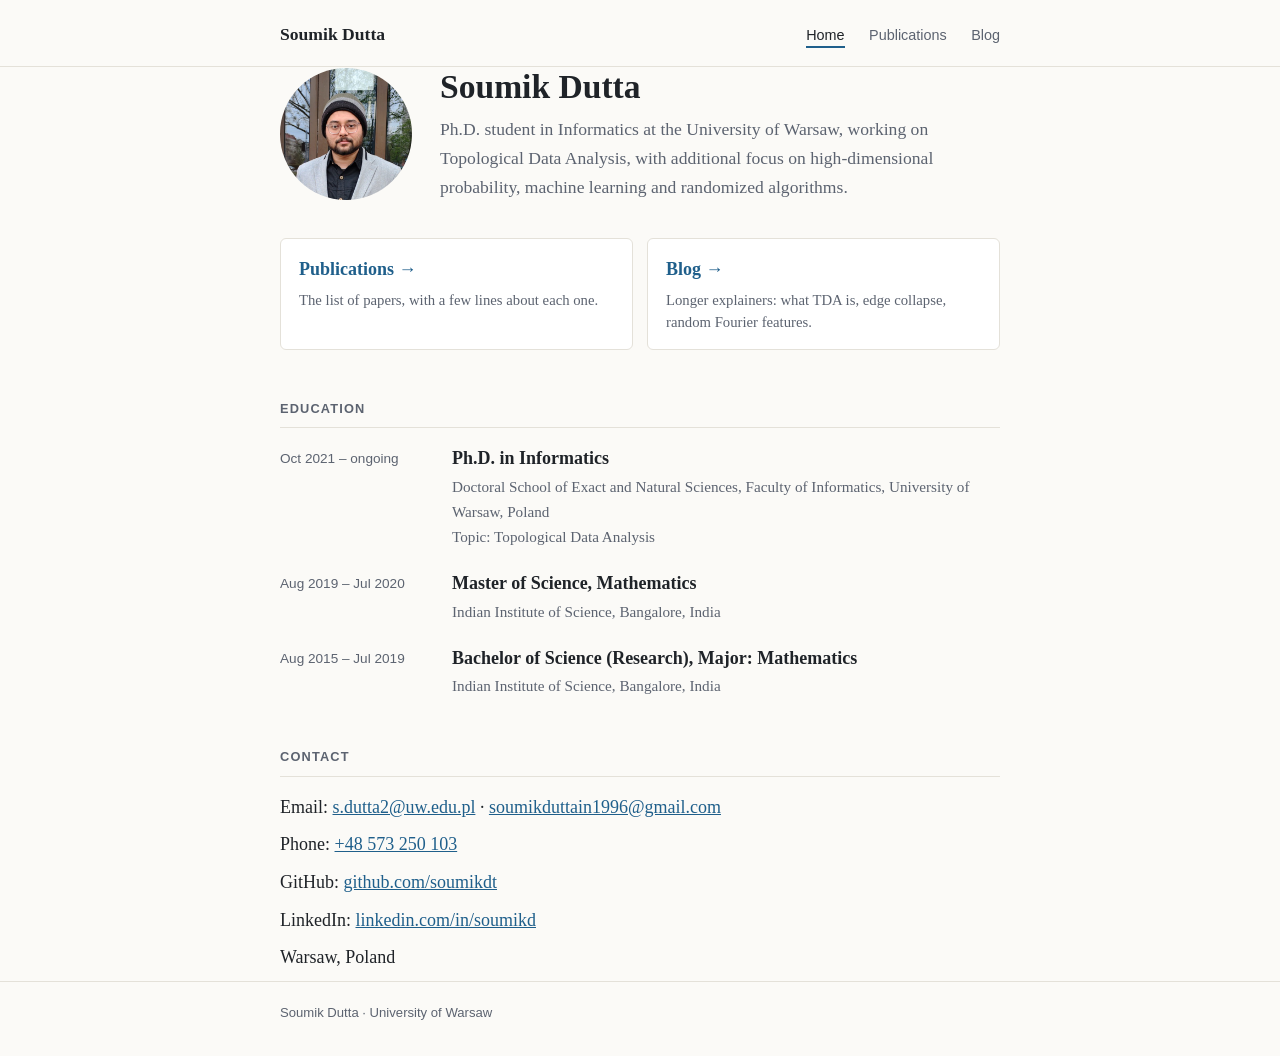
<file: index.html>
<!doctype html>
<html lang="en">
<head>
  <meta charset="utf-8">
  <meta name="viewport" content="width=device-width, initial-scale=1">
  <title>Soumik Dutta</title>
  <meta name="description" content="Soumik Dutta — Ph.D. student in Informatics at the University of Warsaw, working on Topological Data Analysis.">
  <link rel="stylesheet" href="style.css">
</head>
<body>

<header class="site">
  <div class="wrap">
    <a class="brand" href="index.html">Soumik Dutta</a>
    <nav>
      <a href="index.html" aria-current="page">Home</a>
      <a href="publications.html">Publications</a>
      <a href="blog.html">Blog</a>
    </nav>
  </div>
</header>

<main class="wrap">

  <div class="intro">
    <img src="photo.jpeg" alt="Portrait of Soumik Dutta" width="132" height="132">
    <div>
      <h1>Soumik Dutta</h1>
      <p class="lede">Ph.D. student in Informatics at the University of Warsaw, working on
      Topological Data Analysis, with additional focus on high-dimensional probability,
      machine learning and randomized algorithms.</p>
    </div>
  </div>

  <div class="cards">
    <a class="card" href="publications.html">
      <strong>Publications</strong>
      <span>The list of papers, with a few lines about each one.</span>
    </a>
    <a class="card" href="blog.html">
      <strong>Blog</strong>
      <span>Longer explainers: what TDA is, edge collapse, random Fourier features.</span>
    </a>
  </div>

  <h2>Education</h2>

  <div class="entry">
    <div class="when">Oct 2021 – ongoing</div>
    <div class="what">
      <strong>Ph.D. in Informatics</strong>
      <span>Doctoral School of Exact and Natural Sciences, Faculty of Informatics, University of Warsaw, Poland</span>
      <span>Topic: Topological Data Analysis</span>
    </div>
  </div>

  <div class="entry">
    <div class="when">Aug 2019 – Jul 2020</div>
    <div class="what">
      <strong>Master of Science, Mathematics</strong>
      <span>Indian Institute of Science, Bangalore, India</span>
    </div>
  </div>

  <div class="entry">
    <div class="when">Aug 2015 – Jul 2019</div>
    <div class="what">
      <strong>Bachelor of Science (Research), Major: Mathematics</strong>
      <span>Indian Institute of Science, Bangalore, India</span>
    </div>
  </div>

  <h2>Contact</h2>

  <ul class="plain">
    <li>Email: <a href="mailto:s.dutta2@uw.edu.pl">s.dutta2@uw.edu.pl</a> ·
      <a href="mailto:soumikduttain1996@gmail.com">soumikduttain1996@gmail.com</a></li>
    <li>Phone: <a href="tel:+48573250103">+48 573 250 103</a></li>
    <li>GitHub: <a href="https://github.com/soumikdt">github.com/soumikdt</a></li>
    <li>LinkedIn: <a href="https://www.linkedin.com/in/soumikd/">linkedin.com/in/soumikd</a></li>
    <li>Warsaw, Poland</li>
  </ul>

</main>

<footer class="site">
  <div class="wrap">Soumik Dutta · University of Warsaw</div>
</footer>

</body>
</html>
</file>
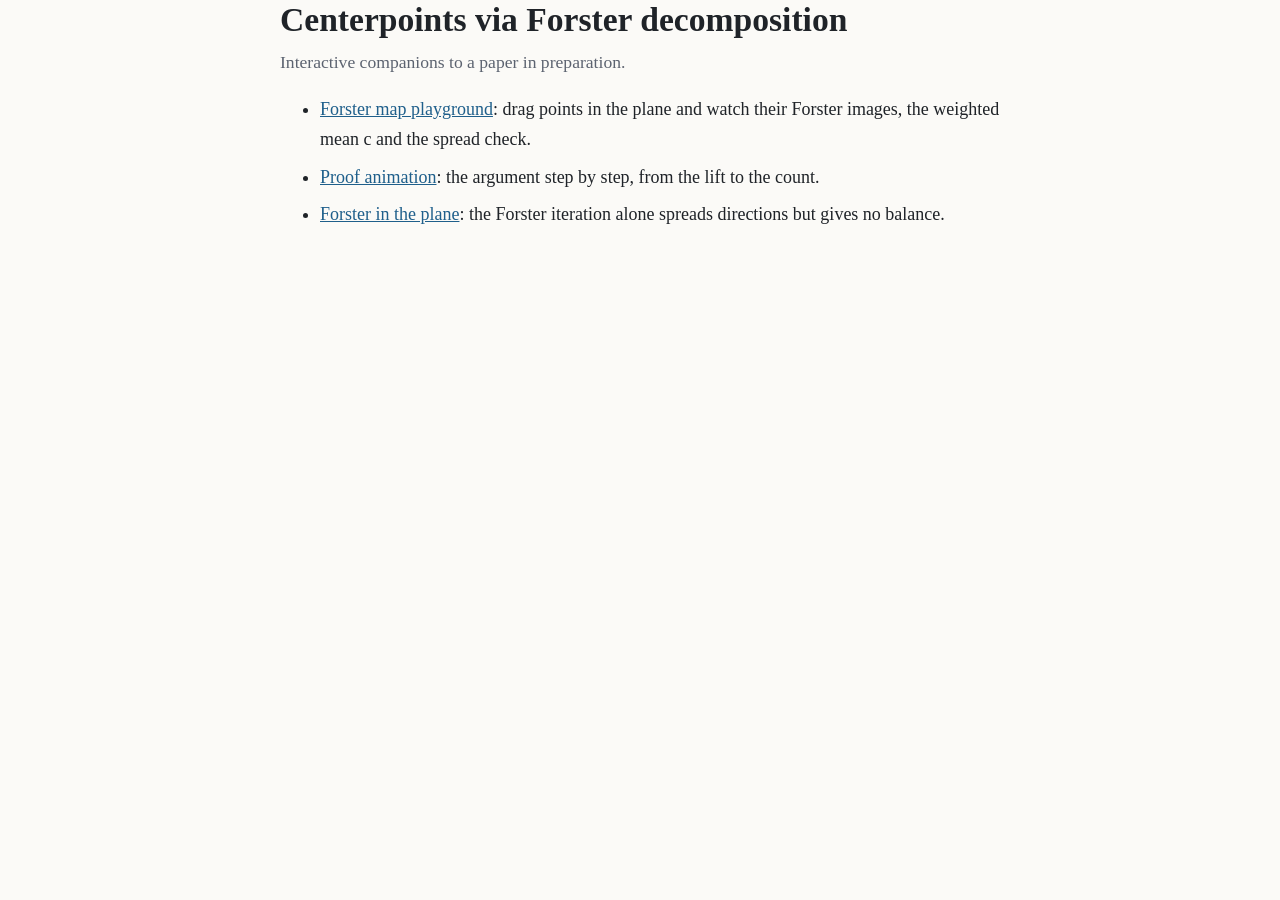
<file: centerpoint/index.html>
<!doctype html>
<html lang="en">
<head>
  <meta charset="utf-8">
  <meta name="viewport" content="width=device-width, initial-scale=1">
  <meta name="robots" content="noindex, nofollow">
  <title>Centerpoints via Forster decomposition: interactive pages</title>
  <link rel="stylesheet" href="../style.css">
</head>
<body>
<main class="wrap">
  <h1>Centerpoints via Forster decomposition</h1>
  <p class="lede">Interactive companions to a paper in preparation.</p>
  <ul>
    <li><a href="playground.html">Forster map playground</a>: drag points in the plane and watch their Forster images, the weighted mean c and the spread check.</li>
    <li><a href="proof.html">Proof animation</a>: the argument step by step, from the lift to the count.</li>
    <li><a href="plane.html">Forster in the plane</a>: the Forster iteration alone spreads directions but gives no balance.</li>
  </ul>
</main>
</body>
</html>
</file>
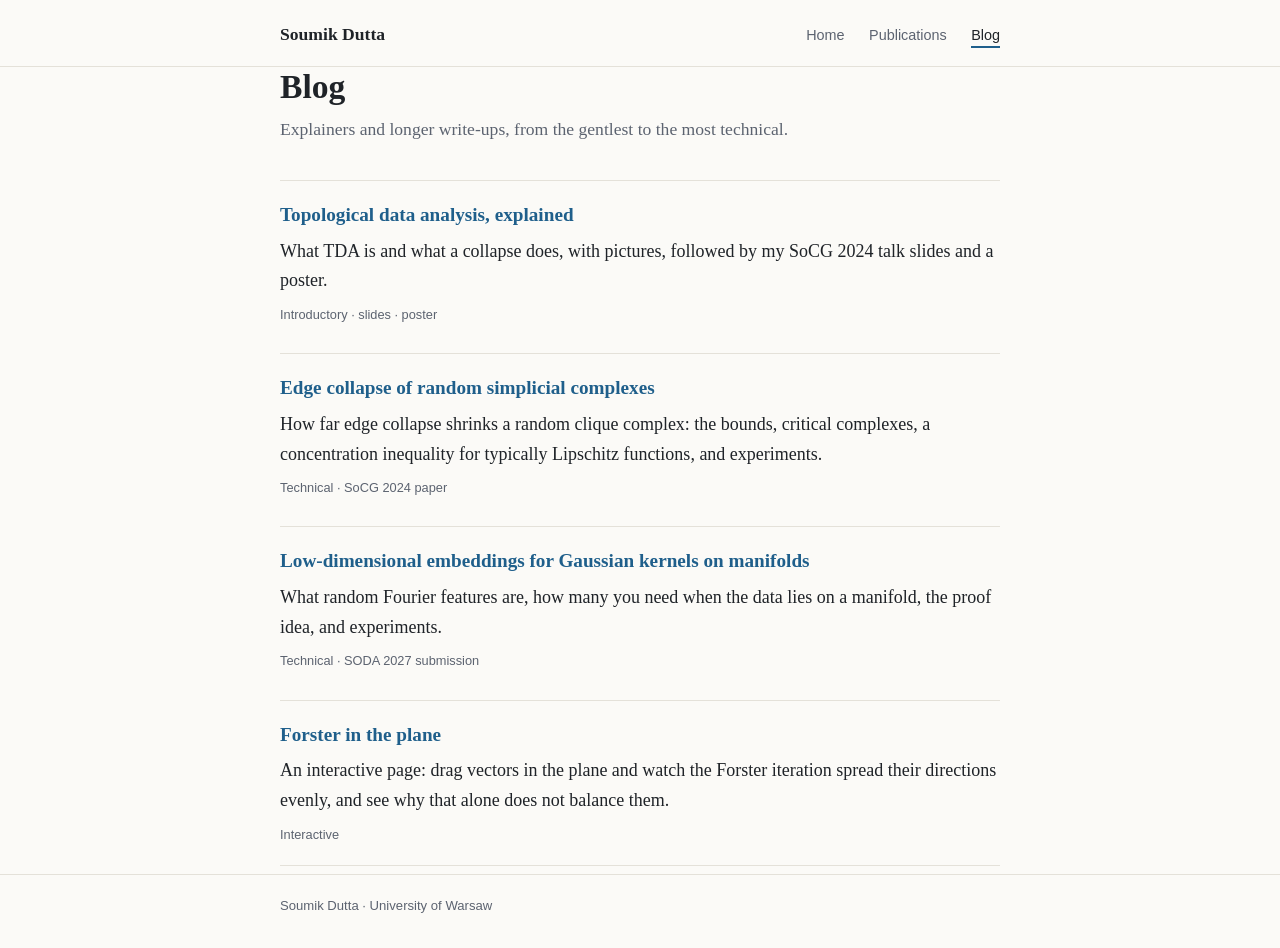
<file: blog.html>
<!doctype html>
<html lang="en">
<head>
  <meta charset="utf-8">
  <meta name="viewport" content="width=device-width, initial-scale=1">
  <title>Blog · Soumik Dutta</title>
  <meta name="description" content="Explainers and longer write-ups by Soumik Dutta on topological data analysis, edge collapse and random Fourier features.">
  <link rel="stylesheet" href="style.css">
</head>
<body>

<header class="site">
  <div class="wrap">
    <a class="brand" href="index.html">Soumik Dutta</a>
    <nav>
      <a href="index.html">Home</a>
      <a href="publications.html">Publications</a>
      <a href="blog.html" aria-current="page">Blog</a>
    </nav>
  </div>
</header>

<main class="wrap">

  <h1>Blog</h1>
  <p class="lede">Explainers and longer write-ups, from the gentlest to the most
  technical.</p>

  <ul class="posts">
    <li>
      <a href="tda.html">Topological data analysis, explained</a>
      <p>What TDA is and what a collapse does, with pictures, followed by my SoCG 2024
      talk slides and a poster.</p>
      <span class="status">Introductory · slides · poster</span>
    </li>
    <li>
      <a href="edge-collapse.html">Edge collapse of random simplicial complexes</a>
      <p>How far edge collapse shrinks a random clique complex: the bounds, critical
      complexes, a concentration inequality for typically Lipschitz functions, and
      experiments.</p>
      <span class="status">Technical · SoCG 2024 paper</span>
    </li>
    <li>
      <a href="rff.html">Low-dimensional embeddings for Gaussian kernels on manifolds</a>
      <p>What random Fourier features are, how many you need when the data lies on a
      manifold, the proof idea, and experiments.</p>
      <span class="status">Technical · SODA 2027 submission</span>
    </li>
    <li>
      <a href="centerpoint/plane.html">Forster in the plane</a>
      <p>An interactive page: drag vectors in the plane and watch the Forster iteration
      spread their directions evenly, and see why that alone does not balance them.</p>
      <span class="status">Interactive</span>
    </li>
  </ul>

</main>

<footer class="site">
  <div class="wrap">Soumik Dutta · University of Warsaw</div>
</footer>

</body>
</html>
</file>
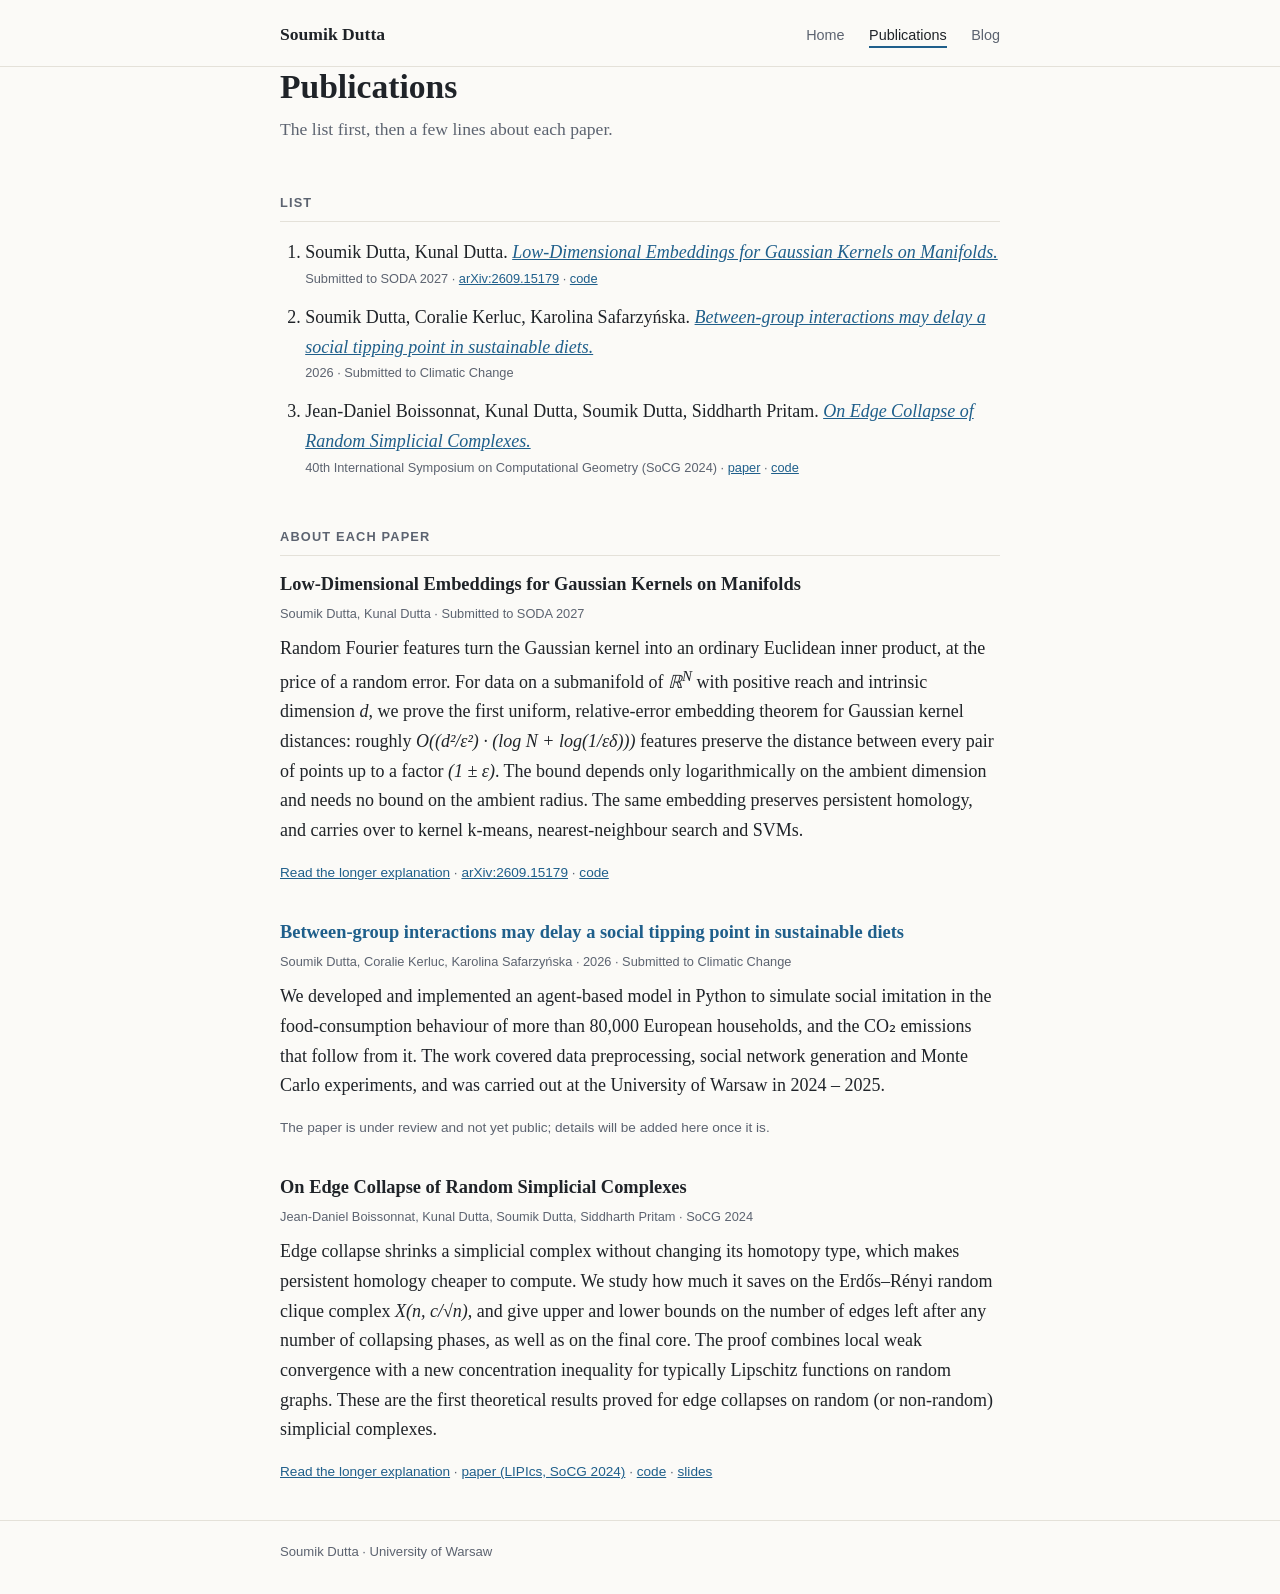
<file: climate.html>
<!doctype html>
<html lang="en">
<head>
  <meta charset="utf-8">
  <title>Moved · Soumik Dutta</title>
  <meta name="robots" content="noindex">
  <link rel="canonical" href="publications.html#diets">
  <meta http-equiv="refresh" content="0; url=publications.html#diets">
</head>
<body>
  <p>This page has moved to <a href="publications.html#diets">publications.html#diets</a>.</p>
</body>
</html>
</file>
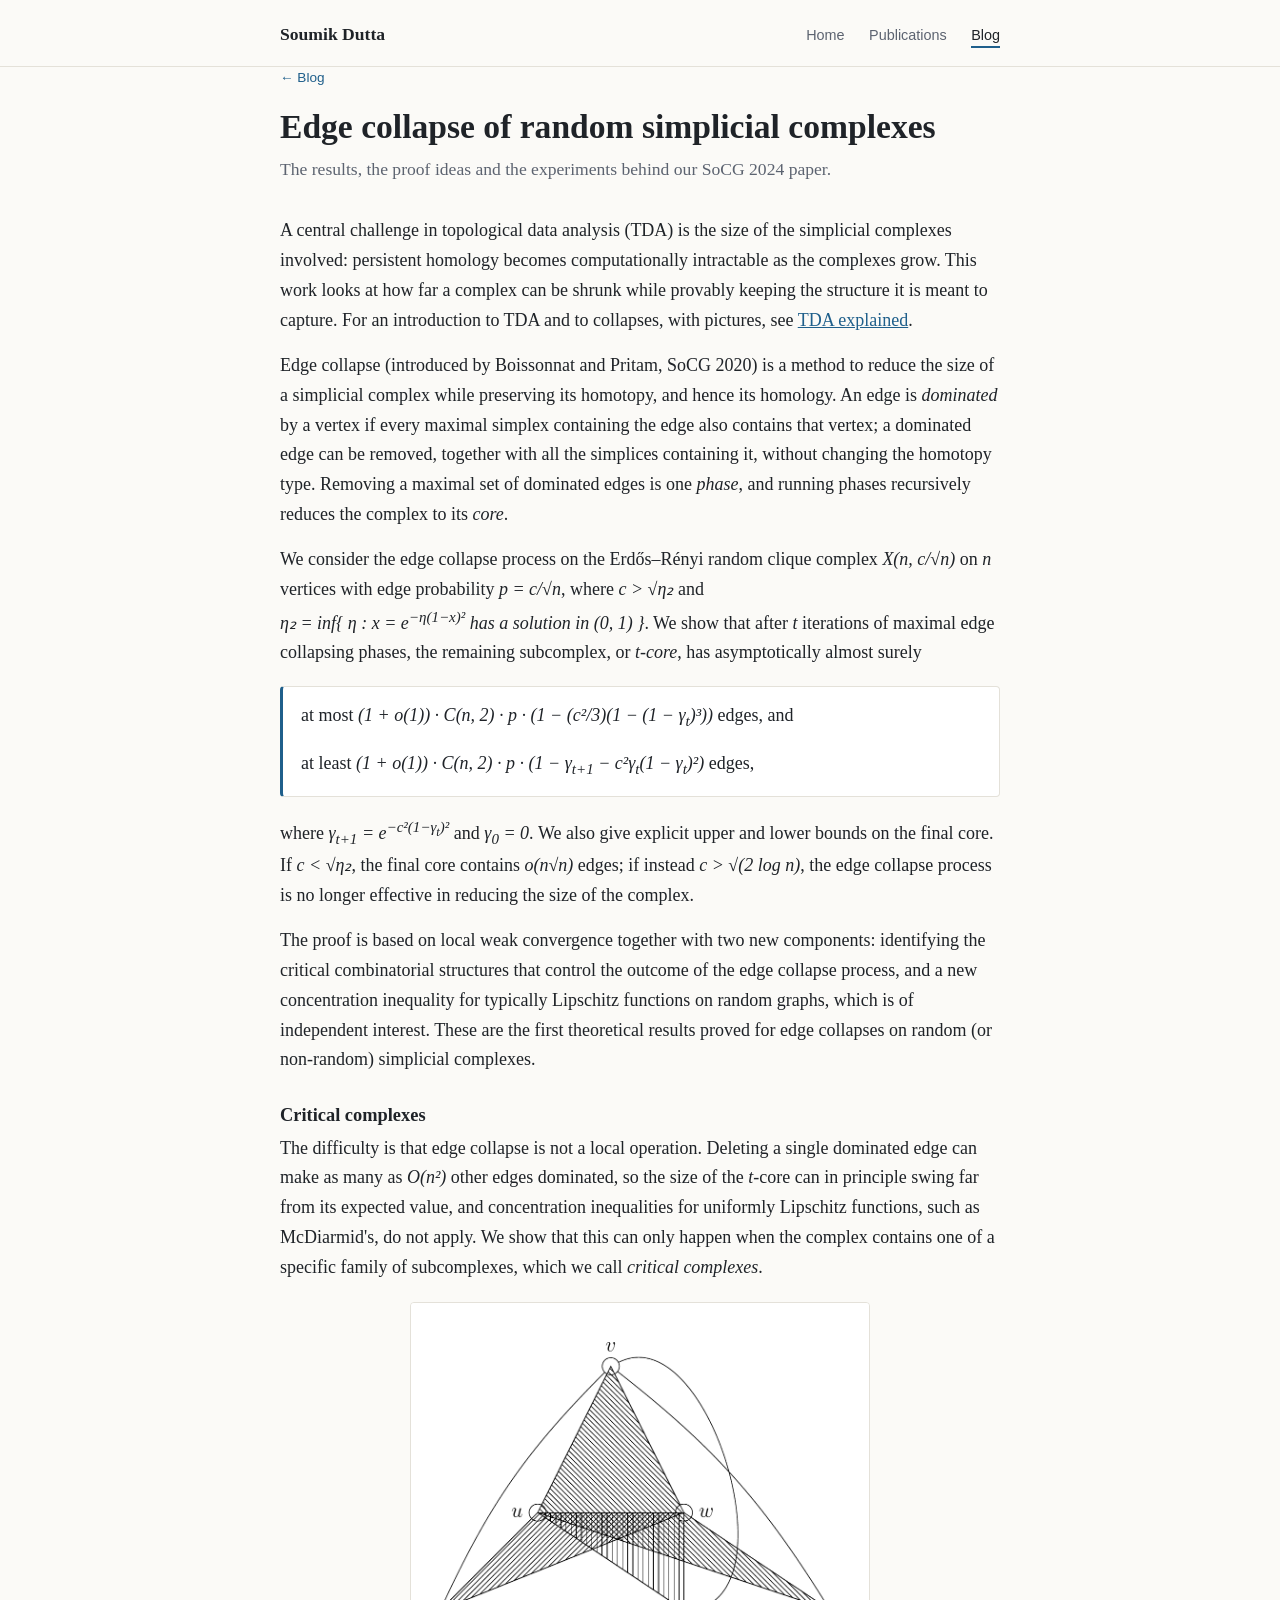
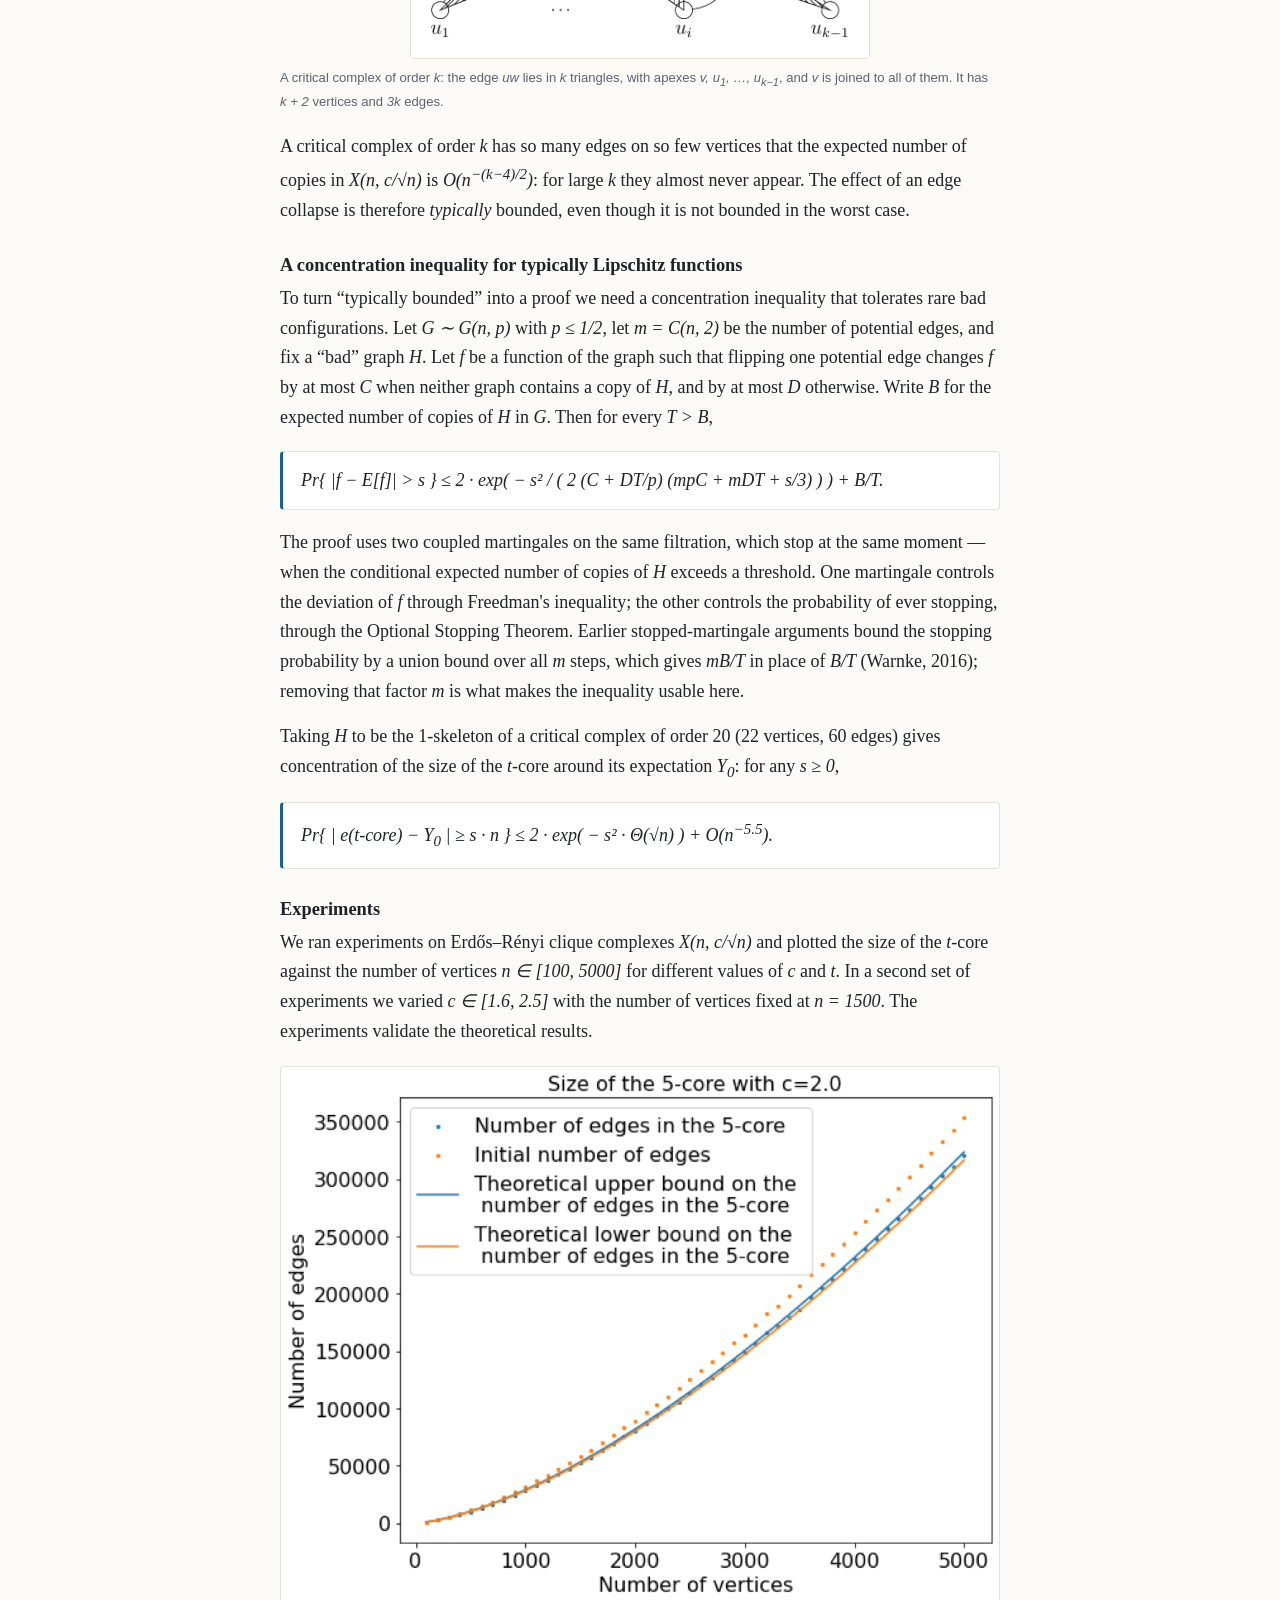
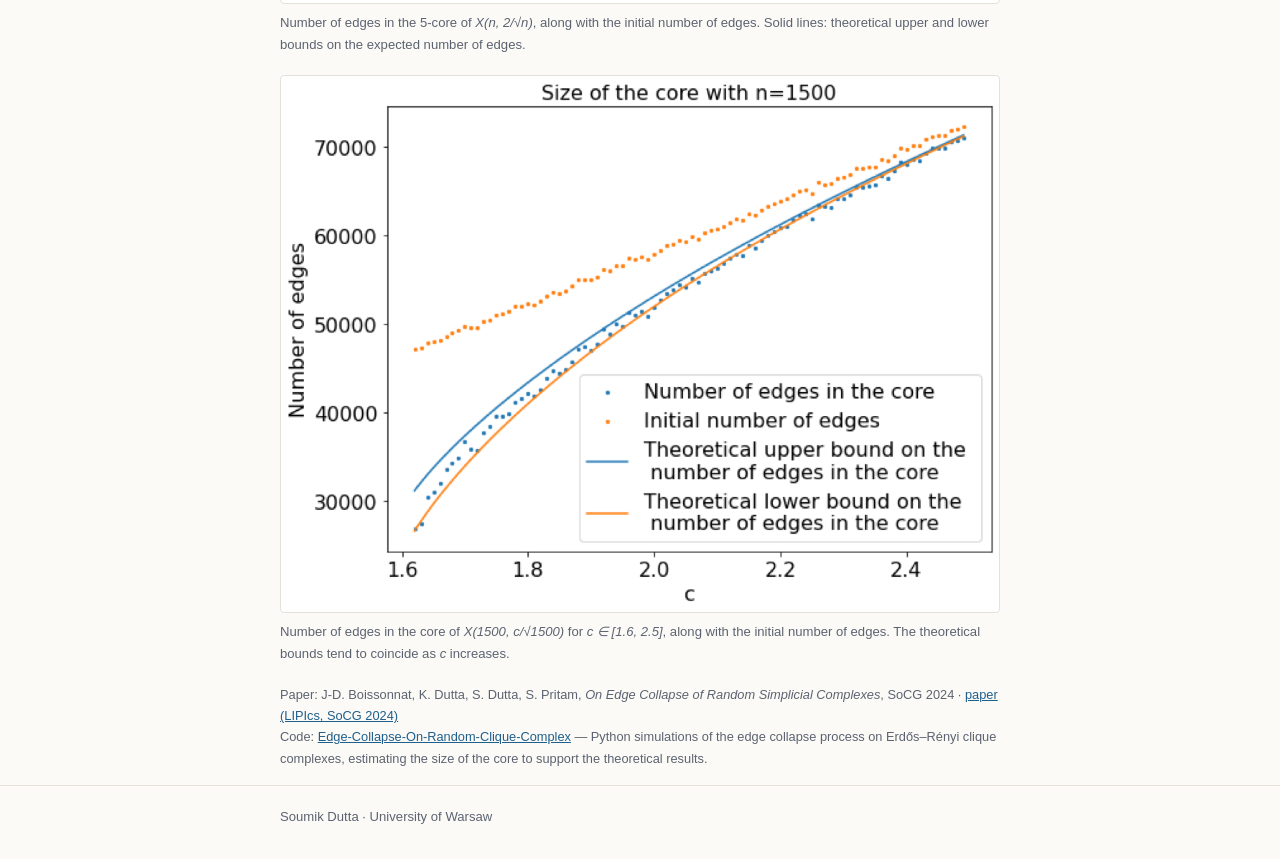
<file: edge-collapse.html>
<!doctype html>
<html lang="en">
<head>
  <meta charset="utf-8">
  <meta name="viewport" content="width=device-width, initial-scale=1">
  <title>Edge collapse of random simplicial complexes · Soumik Dutta</title>
  <meta name="description" content="How far edge collapse shrinks a random clique complex: results, critical complexes, a concentration inequality and experiments.">
  <link rel="stylesheet" href="style.css">
</head>
<body>

<header class="site">
  <div class="wrap">
    <a class="brand" href="index.html">Soumik Dutta</a>
    <nav>
      <a href="index.html">Home</a>
      <a href="publications.html">Publications</a>
      <a href="blog.html" aria-current="page">Blog</a>
    </nav>
  </div>
</header>

<main class="wrap">
  <p class="crumb"><a href="blog.html">← Blog</a></p>
  <h1>Edge collapse of random simplicial complexes</h1>
  <p class="lede">The results, the proof ideas and the experiments behind our SoCG 2024
  paper.</p>

  <div class="post">
  <p>A central challenge in topological data analysis (TDA) is the size of the simplicial
  complexes involved: persistent homology becomes computationally intractable as the
  complexes grow. This work looks at how far a complex can be shrunk while provably
  keeping the structure it is meant to capture. For an introduction to TDA and to
  collapses, with pictures, see <a href="tda.html">TDA explained</a>.</p>

  <p>Edge collapse (introduced by Boissonnat and Pritam, SoCG 2020) is a method to reduce
  the size of a simplicial complex while preserving its homotopy, and hence its homology.
  An edge is <em>dominated</em> by a vertex if every maximal simplex containing the edge
  also contains that vertex; a dominated edge can be removed, together with all the
  simplices containing it, without changing the homotopy type. Removing a maximal set of
  dominated edges is one <em>phase</em>, and running phases recursively reduces the
  complex to its <em>core</em>.</p>
  <p>We consider the edge collapse process on the Erdős–Rényi random clique complex
  <span class="math">X(n, c/√n)</span> on <span class="math">n</span> vertices with edge
  probability <span class="math">p = c/√n</span>, where <span class="math">c &gt; √η₂</span>
  and <span class="math">η₂ = inf{ η : x = e<sup>−η(1−x)²</sup> has a solution in (0, 1) }</span>.
  We show that after <span class="math">t</span> iterations of maximal edge collapsing
  phases, the remaining subcomplex, or <em>t-core</em>, has asymptotically almost surely</p>
  <div class="note">
    <p>at most <span class="math">(1 + o(1)) · C(n, 2) · p · (1 − (c²/3)(1 − (1 − γ<sub>t</sub>)³))</span> edges, and</p>
    <p>at least <span class="math">(1 + o(1)) · C(n, 2) · p · (1 − γ<sub>t+1</sub> − c²γ<sub>t</sub>(1 − γ<sub>t</sub>)²)</span> edges,</p>
  </div>
  <p>where <span class="math">γ<sub>t+1</sub> = e<sup>−c²(1−γ<sub>t</sub>)²</sup></span> and
  <span class="math">γ<sub>0</sub> = 0</span>. We also give explicit upper and lower bounds
  on the final core. If <span class="math">c &lt; √η₂</span>, the final core contains
  <span class="math">o(n√n)</span> edges; if instead <span class="math">c &gt; √(2 log n)</span>,
  the edge collapse process is no longer effective in reducing the size of the complex.</p>
  <p>The proof is based on local weak convergence together with two new components:
  identifying the critical combinatorial structures that control the outcome of the edge
  collapse process, and a new concentration inequality for typically Lipschitz functions
  on random graphs, which is of independent interest. These are the first theoretical
  results proved for edge collapses on random (or non-random) simplicial complexes.</p>

  <h3>Critical complexes</h3>
  <p>The difficulty is that edge collapse is not a local operation. Deleting a single
  dominated edge can make as many as <span class="math">O(n²)</span> other edges
  dominated, so the size of the <span class="math">t</span>-core can in principle swing
  far from its expected value, and concentration inequalities for
  uniformly Lipschitz functions, such as McDiarmid's, do not apply. We show that this can only happen when the complex contains
  one of a specific family of subcomplexes, which we call <em>critical complexes</em>.</p>
  <figure class="narrow">
    <img src="edgecol_critical_complex.png" alt="Diagram of a critical complex: an edge u–w with a vertex v above it and vertices u1, …, u(k−1) below it. Every one of these vertices is joined to u, to w and to v, and each forms a shaded triangle with the edge u–w." width="962" height="745">
    <figcaption>A critical complex of order <span class="math">k</span>: the edge
    <span class="math">uw</span> lies in <span class="math">k</span> triangles, with apexes
    <span class="math">v, u<sub>1</sub>, …, u<sub>k−1</sub></span>, and
    <span class="math">v</span> is joined to all of them. It has
    <span class="math">k + 2</span> vertices and <span class="math">3k</span> edges.</figcaption>
  </figure>
  <p>A critical complex of order <span class="math">k</span> has so many edges on so few
  vertices that the expected number of copies in <span class="math">X(n, c/√n)</span> is
  <span class="math">O(n<sup>−(k−4)/2</sup>)</span>: for large
  <span class="math">k</span> they almost never appear. The effect of an edge collapse is
  therefore <em>typically</em> bounded, even though it is not bounded in the worst
  case.</p>

  <h3>A concentration inequality for typically Lipschitz functions</h3>
  <p>To turn “typically bounded” into a proof we need a concentration inequality that
  tolerates rare bad configurations. Let <span class="math">G ∼ G(n, p)</span> with
  <span class="math">p ≤ 1/2</span>, let <span class="math">m = C(n, 2)</span> be the
  number of potential edges, and fix a “bad” graph <span class="math">H</span>. Let
  <span class="math">f</span> be a function of the graph such that flipping one potential
  edge changes <span class="math">f</span> by at most <span class="math">C</span> when
  neither graph contains a copy of <span class="math">H</span>, and by at most
  <span class="math">D</span> otherwise. Write <span class="math">B</span> for the expected
  number of copies of <span class="math">H</span> in <span class="math">G</span>. Then for
  every <span class="math">T &gt; B</span>,</p>
  <div class="note">
    <p><span class="math">Pr{ |f − E[f]| &gt; s } ≤ 2 · exp( − s² / ( 2 (C + DT/p) (mpC + mDT + s/3) ) ) + B/T.</span></p>
  </div>
  <p>The proof uses two coupled martingales on the same filtration, which stop at the same
  moment — when the conditional expected number of copies of <span class="math">H</span>
  exceeds a threshold. One martingale controls the deviation of <span class="math">f</span>
  through Freedman's inequality; the other controls the probability of ever stopping,
  through the Optional Stopping Theorem. Earlier stopped-martingale arguments bound the
  stopping probability by a union bound over all <span class="math">m</span> steps, which
  gives <span class="math">mB/T</span> in place of <span class="math">B/T</span> (Warnke,
  2016); removing that factor <span class="math">m</span> is what makes the inequality
  usable here.</p>
  <p>Taking <span class="math">H</span> to be the 1-skeleton of a critical complex of
  order 20 (22 vertices, 60 edges) gives concentration of the size of the
  <span class="math">t</span>-core around its expectation
  <span class="math">Y<sub>0</sub></span>: for any <span class="math">s ≥ 0</span>,</p>
  <div class="note">
    <p><span class="math">Pr{ | e(t-core) − Y<sub>0</sub> | ≥ s · n } ≤ 2 · exp( − s² · Θ(√n) ) + O(n<sup>−5.5</sup>).</span></p>
  </div>
  <h3>Experiments</h3>
  <p>We ran experiments on Erdős–Rényi clique complexes <span class="math">X(n, c/√n)</span>
  and plotted the size of the <span class="math">t</span>-core against the number of
  vertices <span class="math">n ∈ [100, 5000]</span> for different values of
  <span class="math">c</span> and <span class="math">t</span>. In a second set of
  experiments we varied <span class="math">c ∈ [1.6, 2.5]</span> with the number of
  vertices fixed at <span class="math">n = 1500</span>. The experiments validate the
  theoretical results.</p>
  <figure>
    <img src="edgecol_5core_c2.png" alt="Plot of the number of edges in the 5-core of X(n, 2/√n) against n, with the initial number of edges and the theoretical upper and lower bounds.">
    <figcaption>Number of edges in the 5-core of <span class="math">X(n, 2/√n)</span>, along
    with the initial number of edges. Solid lines: theoretical upper and lower bounds on
    the expected number of edges.</figcaption>
  </figure>
  <figure>
    <img src="edgecol_core_vs_c.png" alt="Plot of the number of edges in the core of X(1500, c/√1500) against c between 1.6 and 2.5, with the initial number of edges and the theoretical bounds.">
    <figcaption>Number of edges in the core of <span class="math">X(1500, c/√1500)</span> for
    <span class="math">c ∈ [1.6, 2.5]</span>, along with the initial number of edges. The
    theoretical bounds tend to coincide as <span class="math">c</span> increases.</figcaption>
  </figure>

  <p class="status">Paper: J-D. Boissonnat, K. Dutta, S. Dutta, S. Pritam,
  <em>On Edge Collapse of Random Simplicial Complexes</em>, SoCG 2024 ·
  <a href="https://drops.dagstuhl.de/entities/document/10.4230/LIPIcs.SoCG.2024.21">paper (LIPIcs, SoCG 2024)</a><br>
  Code: <a href="https://github.com/soumikdt/Edge-Collapse-On-Random-Clique-Complex">Edge-Collapse-On-Random-Clique-Complex</a>
  — Python simulations of the edge collapse process on Erdős–Rényi clique complexes,
  estimating the size of the core to support the theoretical results.</p>
  </div>

</main>

<footer class="site">
  <div class="wrap">Soumik Dutta · University of Warsaw</div>
</footer>

</body>
</html>
</file>
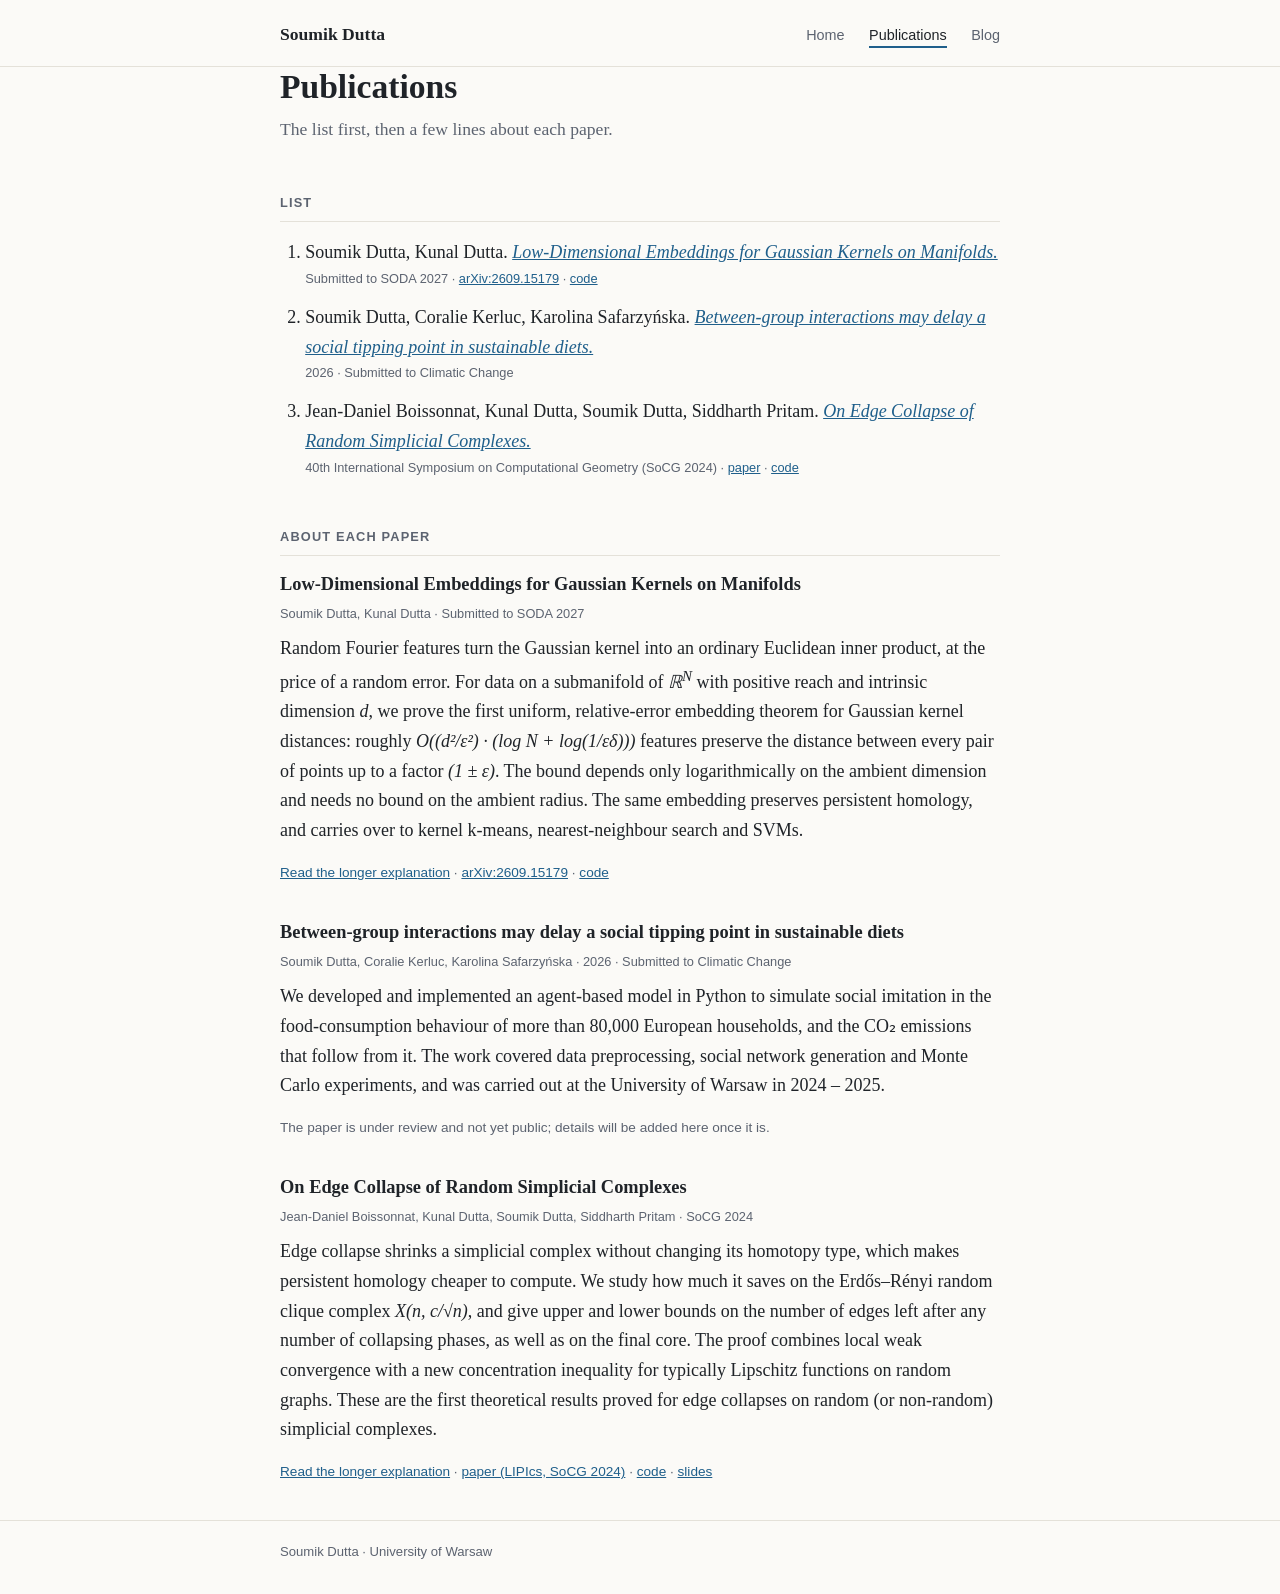
<file: publications.html>
<!doctype html>
<html lang="en">
<head>
  <meta charset="utf-8">
  <meta name="viewport" content="width=device-width, initial-scale=1">
  <title>Publications · Soumik Dutta</title>
  <meta name="description" content="Publications by Soumik Dutta, with a short summary of each paper.">
  <link rel="stylesheet" href="style.css">
</head>
<body>

<header class="site">
  <div class="wrap">
    <a class="brand" href="index.html">Soumik Dutta</a>
    <nav>
      <a href="index.html">Home</a>
      <a href="publications.html" aria-current="page">Publications</a>
      <a href="blog.html">Blog</a>
    </nav>
  </div>
</header>

<main class="wrap">

  <h1>Publications</h1>
  <p class="lede">The list first, then a few lines about each paper.</p>

  <h2>List</h2>

  <ol class="pubs">
    <li>
      Soumik Dutta, Kunal Dutta.
      <em><a href="#rff">Low-Dimensional Embeddings for Gaussian Kernels on Manifolds.</a></em>
      <span class="status">Submitted to SODA 2027 · <a href="https://arxiv.org/abs/2609.15179">arXiv:2609.15179</a> ·
      <a href="https://github.com/soumikdt/rff-manifold-demo">code</a></span>
    </li>
    <li>
      Soumik Dutta, Coralie Kerluc, Karolina Safarzyńska.
      <em><a href="#diets">Between-group interactions may delay a social tipping point in sustainable diets.</a></em>
      <span class="status">2026 · Submitted to Climatic Change</span>
    </li>
    <li>
      Jean-Daniel Boissonnat, Kunal Dutta, Soumik Dutta, Siddharth Pritam.
      <em><a href="#edge-collapse">On Edge Collapse of Random Simplicial Complexes.</a></em>
      <span class="status">40th International Symposium on Computational Geometry (SoCG 2024) ·
      <a href="https://drops.dagstuhl.de/entities/document/10.4230/LIPIcs.SoCG.2024.21">paper</a> ·
      <a href="https://github.com/soumikdt/Edge-Collapse-On-Random-Clique-Complex">code</a></span>
    </li>
  </ol>

  <h2>About each paper</h2>

  <section class="paper" id="rff">
    <h3>Low-Dimensional Embeddings for Gaussian Kernels on Manifolds</h3>
    <p class="status">Soumik Dutta, Kunal Dutta · Submitted to SODA 2027</p>
    <p>Random Fourier features turn the Gaussian kernel into an ordinary Euclidean inner
    product, at the price of a random error. For data on a submanifold of
    <span class="math">ℝ<sup>N</sup></span> with positive reach and intrinsic dimension
    <span class="math">d</span>, we prove the first uniform, relative-error embedding
    theorem for Gaussian kernel distances: roughly
    <span class="math">O((d²/ε²) · (log N + log(1/εδ)))</span> features preserve the
    distance between every pair of points up to a factor
    <span class="math">(1 ± ε)</span>. The bound depends only logarithmically on the
    ambient dimension and needs no bound on the ambient radius. The same embedding
    preserves persistent homology, and carries over to kernel k-means, nearest-neighbour
    search and SVMs.</p>
    <p class="links"><a href="rff.html">Read the longer explanation</a> ·
    <a href="https://arxiv.org/abs/2609.15179">arXiv:2609.15179</a> ·
    <a href="https://github.com/soumikdt/rff-manifold-demo">code</a></p>
  </section>

  <section class="paper" id="diets">
    <h3>Between-group interactions may delay a social tipping point in sustainable diets</h3>
    <p class="status">Soumik Dutta, Coralie Kerluc, Karolina Safarzyńska · 2026 · Submitted to Climatic Change</p>
    <p>We developed and implemented an agent-based model in Python to simulate social
    imitation in the food-consumption behaviour of more than 80,000 European households,
    and the CO₂ emissions that follow from it. The work covered data preprocessing, social
    network generation and Monte Carlo experiments, and was carried out at the University
    of Warsaw in 2024 – 2025.</p>
    <p class="links">The paper is under review and not yet public; details will be added
    here once it is.</p>
  </section>

  <section class="paper" id="edge-collapse">
    <h3>On Edge Collapse of Random Simplicial Complexes</h3>
    <p class="status">Jean-Daniel Boissonnat, Kunal Dutta, Soumik Dutta, Siddharth Pritam · SoCG 2024</p>
    <p>Edge collapse shrinks a simplicial complex without changing its homotopy type, which
    makes persistent homology cheaper to compute. We study how much it saves on the
    Erdős–Rényi random clique complex <span class="math">X(n, c/√n)</span>, and give
    upper and lower bounds on the number of edges left after any number of collapsing
    phases, as well as on the final core. The proof combines local weak convergence with
    a new concentration inequality for typically Lipschitz functions on random graphs.
    These are the first theoretical results proved for edge collapses on random (or
    non-random) simplicial complexes.</p>
    <p class="links"><a href="edge-collapse.html">Read the longer explanation</a> ·
    <a href="https://drops.dagstuhl.de/entities/document/10.4230/LIPIcs.SoCG.2024.21">paper (LIPIcs, SoCG 2024)</a> ·
    <a href="https://github.com/soumikdt/Edge-Collapse-On-Random-Clique-Complex">code</a> ·
    <a href="slides_edge_collapse_socg2024.pdf">slides</a></p>
  </section>

</main>

<footer class="site">
  <div class="wrap">Soumik Dutta · University of Warsaw</div>
</footer>

</body>
</html>
</file>
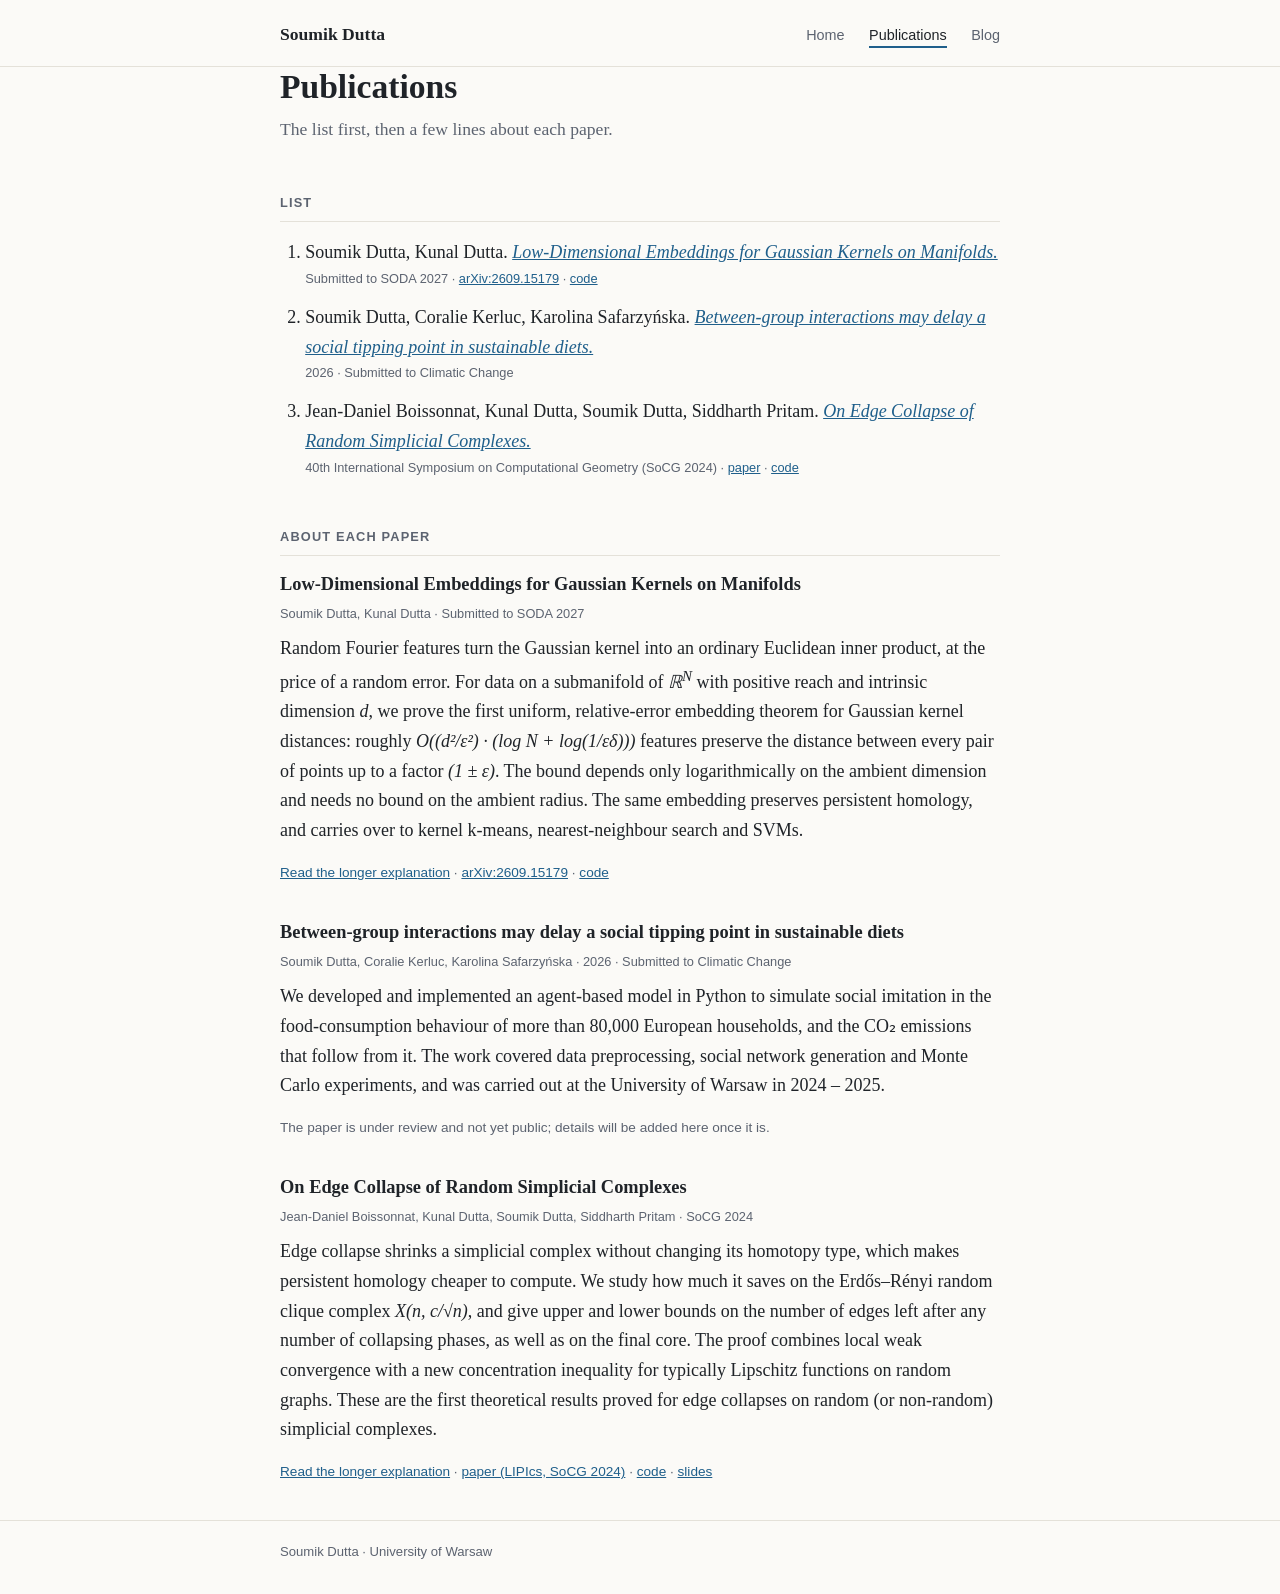
<file: research.html>
<!doctype html>
<html lang="en">
<head>
  <meta charset="utf-8">
  <title>Moved · Soumik Dutta</title>
  <meta name="robots" content="noindex">
  <link rel="canonical" href="publications.html">
  <script>location.replace(location.hash === '#rff' ? 'rff.html' : location.hash === '#tda' ? 'edge-collapse.html' : 'publications.html');</script>
  <meta http-equiv="refresh" content="0; url=publications.html">
</head>
<body>
  <p>This page has moved to <a href="publications.html">publications.html</a>.</p>
</body>
</html>
</file>
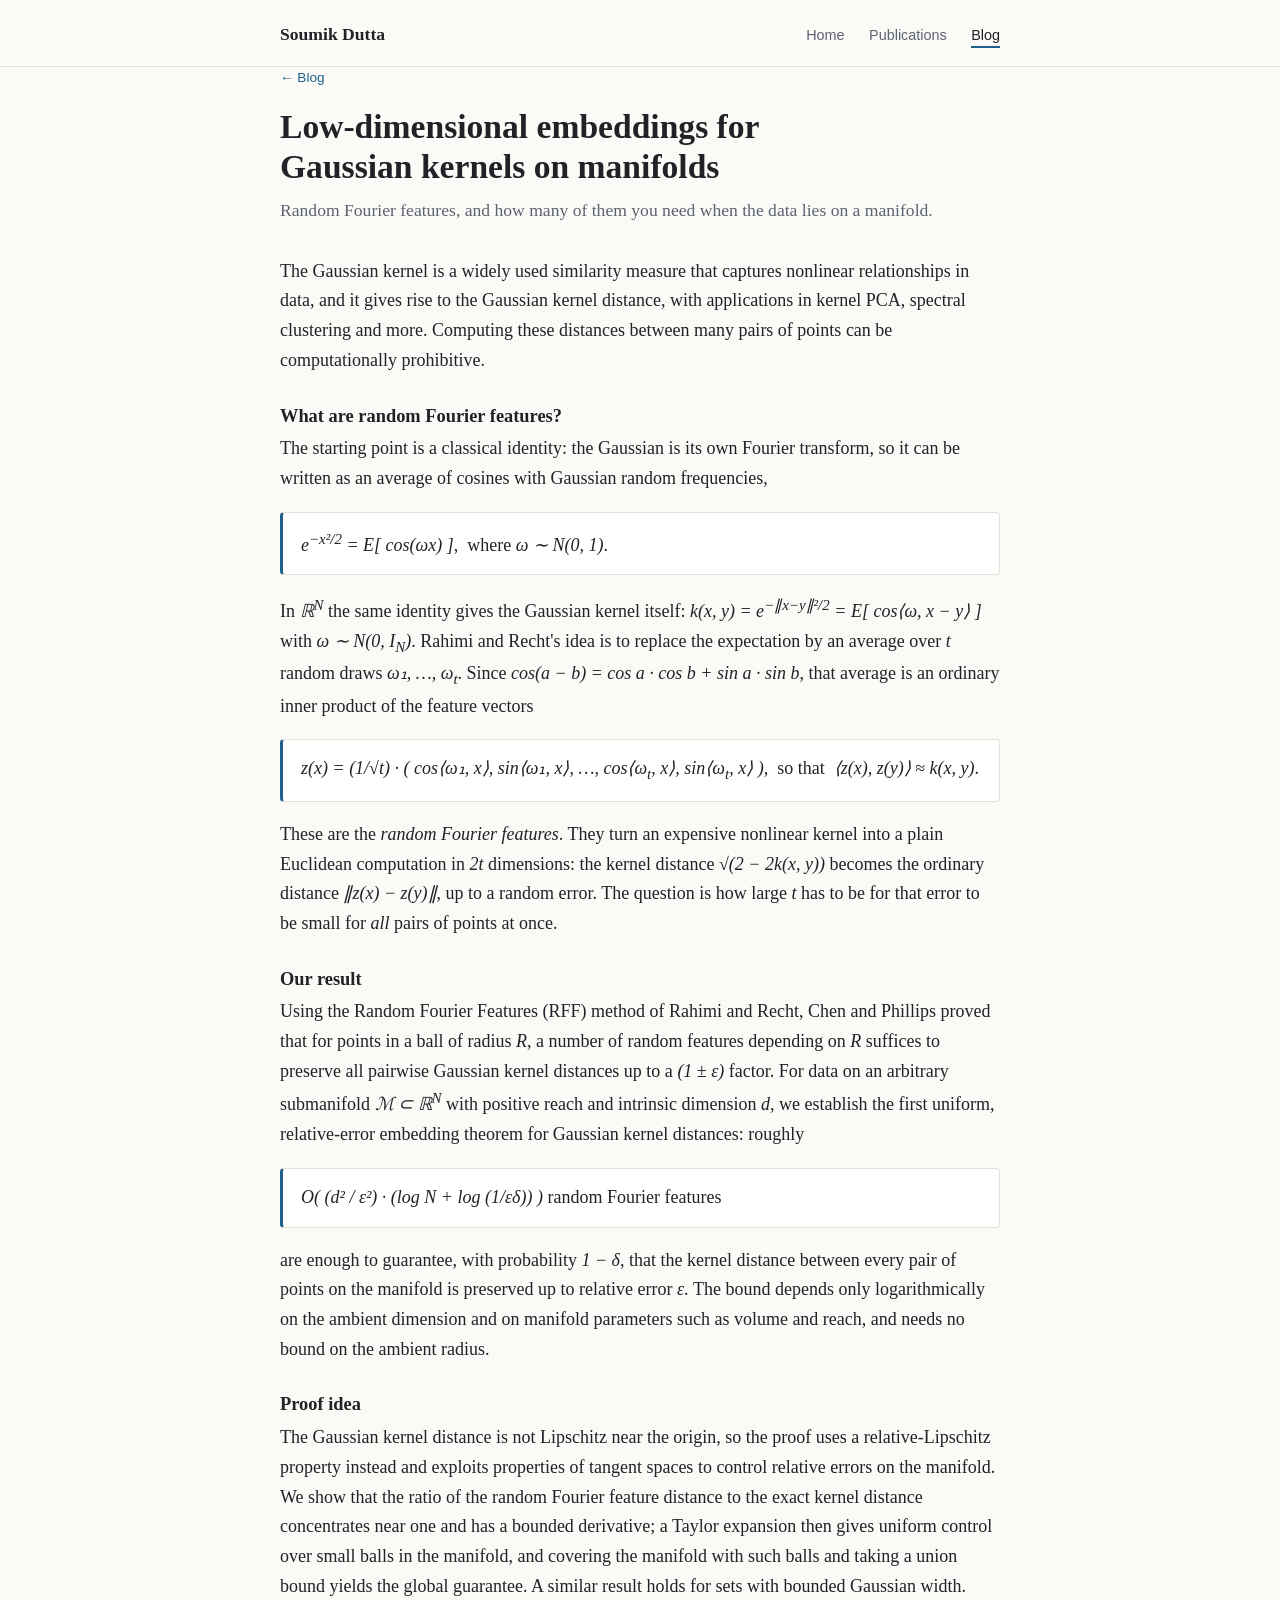
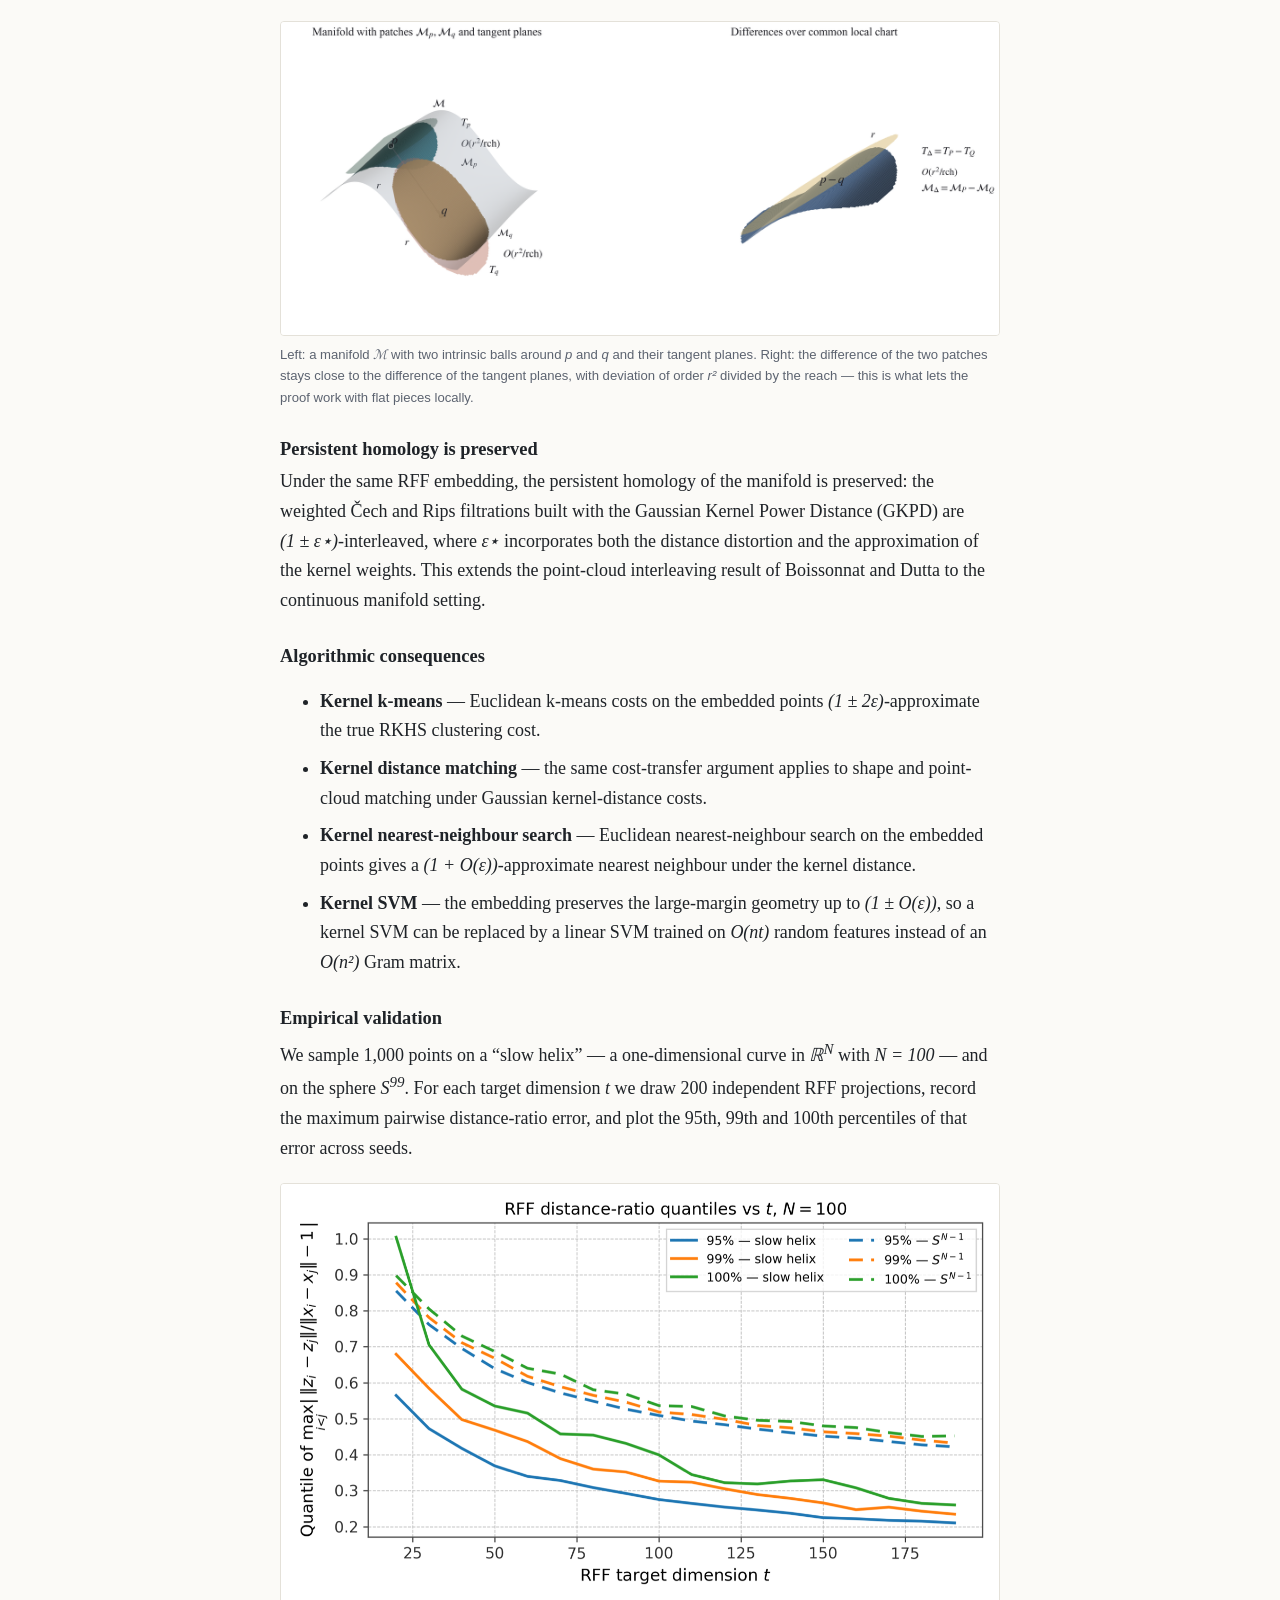
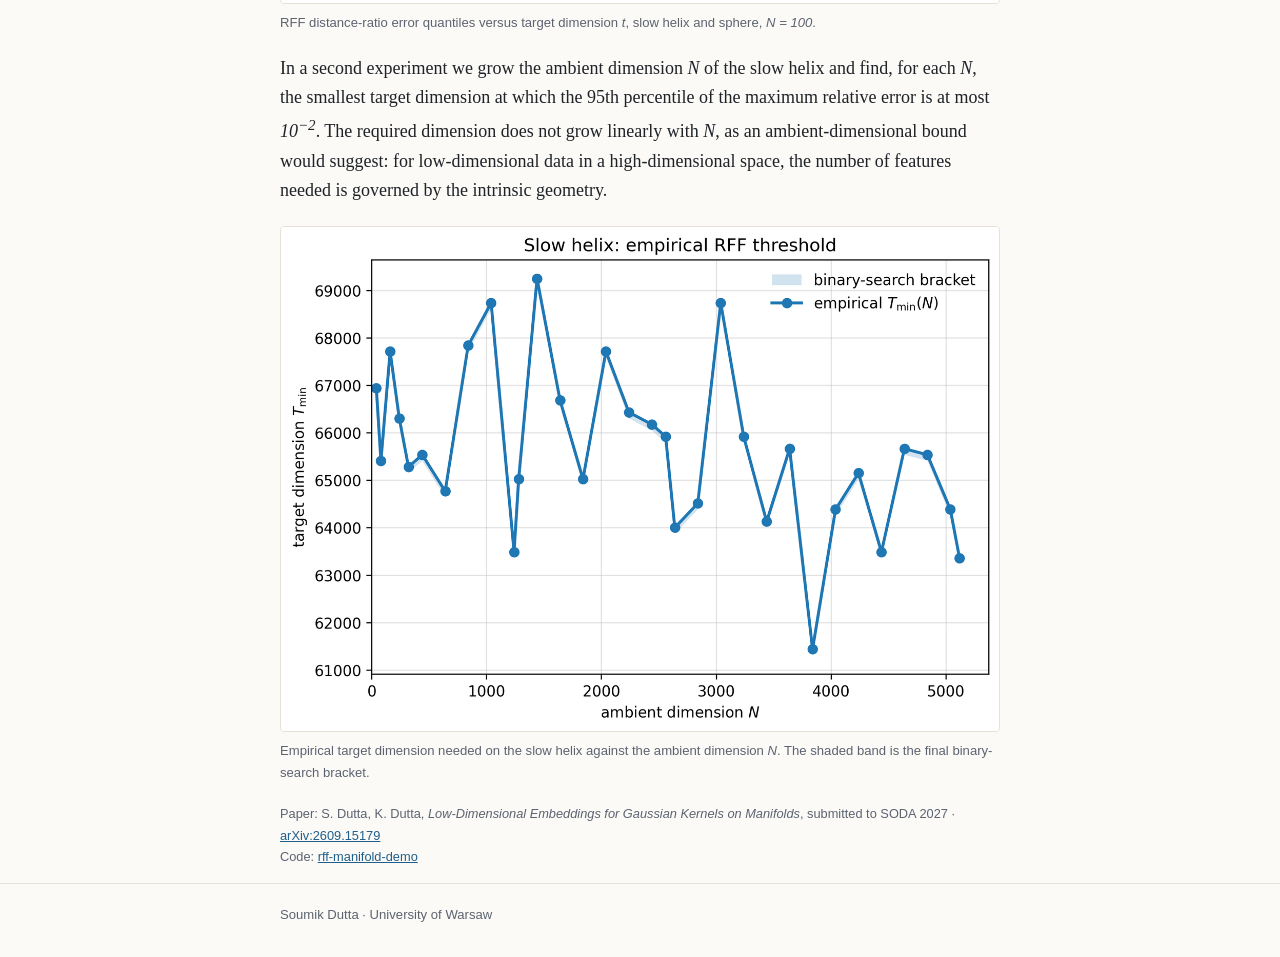
<file: rff.html>
<!doctype html>
<html lang="en">
<head>
  <meta charset="utf-8">
  <meta name="viewport" content="width=device-width, initial-scale=1">
  <title>Low-dimensional embeddings for Gaussian kernels on manifolds · Soumik Dutta</title>
  <meta name="description" content="Random Fourier features on manifolds: what they are, a uniform relative-error embedding theorem, and experiments.">
  <link rel="stylesheet" href="style.css">
</head>
<body>

<header class="site">
  <div class="wrap">
    <a class="brand" href="index.html">Soumik Dutta</a>
    <nav>
      <a href="index.html">Home</a>
      <a href="publications.html">Publications</a>
      <a href="blog.html" aria-current="page">Blog</a>
    </nav>
  </div>
</header>

<main class="wrap">
  <p class="crumb"><a href="blog.html">← Blog</a></p>
  <h1>Low-dimensional embeddings for Gaussian kernels on manifolds</h1>
  <p class="lede">Random Fourier features, and how many of them you need when the data
  lies on a manifold.</p>

  <div class="post">
  <p>The Gaussian kernel is a widely used similarity measure that captures nonlinear
  relationships in data, and it gives rise to the Gaussian kernel distance, with
  applications in kernel PCA, spectral clustering and more. Computing these distances
  between many pairs of points can be computationally prohibitive.</p>

  <h3>What are random Fourier features?</h3>
  <p>The starting point is a classical identity: the Gaussian is its own Fourier
  transform, so it can be written as an average of cosines with Gaussian random
  frequencies,</p>
  <div class="note">
    <p><span class="math">e<sup>−x²/2</sup> = E[ cos(ωx) ]</span>, &nbsp;where
    <span class="math">ω ∼ N(0, 1)</span>.</p>
  </div>
  <p>In <span class="math">ℝ<sup>N</sup></span> the same identity gives the Gaussian
  kernel itself:
  <span class="math">k(x, y) = e<sup>−‖x−y‖²/2</sup> = E[ cos⟨ω, x − y⟩ ]</span> with
  <span class="math">ω ∼ N(0, I<sub>N</sub>)</span>. Rahimi and Recht's idea is to replace
  the expectation by an average over <span class="math">t</span> random draws
  <span class="math">ω₁, …, ω<sub>t</sub></span>. Since
  <span class="math">cos(a − b) = cos a · cos b + sin a · sin b</span>, that average is an
  ordinary inner product of the feature vectors</p>
  <div class="note">
    <p><span class="math">z(x) = (1/√t) · ( cos⟨ω₁, x⟩, sin⟨ω₁, x⟩, …, cos⟨ω<sub>t</sub>, x⟩, sin⟨ω<sub>t</sub>, x⟩ )</span>,
    &nbsp;so that&nbsp; <span class="math">⟨z(x), z(y)⟩ ≈ k(x, y)</span>.</p>
  </div>
  <p>These are the <em>random Fourier features</em>. They turn an expensive nonlinear
  kernel into a plain Euclidean computation in <span class="math">2t</span> dimensions:
  the kernel distance <span class="math">√(2 − 2k(x, y))</span> becomes the ordinary
  distance <span class="math">‖z(x) − z(y)‖</span>, up to a random error. The question is
  how large <span class="math">t</span> has to be for that error to be small for
  <em>all</em> pairs of points at once.</p>

  <h3>Our result</h3>
  <p>Using the Random Fourier Features (RFF) method of Rahimi and Recht, Chen and Phillips
  proved that for points in a ball of radius <span class="math">R</span>, a number of
  random features depending on <span class="math">R</span> suffices to preserve all
  pairwise Gaussian kernel distances up to a <span class="math">(1 ± ε)</span> factor.
  For data on an arbitrary submanifold <span class="math">ℳ ⊂ ℝ<sup>N</sup></span> with
  positive reach and intrinsic dimension <span class="math">d</span>, we establish the
  first uniform, relative-error embedding theorem for Gaussian kernel distances: roughly</p>
  <div class="note">
    <p><span class="math">O( (d² / ε²) · (log N + log (1/εδ)) )</span> random Fourier features</p>
  </div>
  <p>are enough to guarantee, with probability <span class="math">1 − δ</span>, that the
  kernel distance between every pair of points on the manifold is preserved up to relative
  error <span class="math">ε</span>. The bound depends only logarithmically on the ambient
  dimension and on manifold parameters such as volume and reach, and needs no bound on the
  ambient radius.</p>

  <h3>Proof idea</h3>
  <p>The Gaussian kernel distance is not Lipschitz near the origin, so the proof uses a
  relative-Lipschitz property instead and exploits properties of tangent spaces to control
  relative errors on the manifold. We show that the ratio of the random Fourier feature
  distance to the exact kernel distance concentrates near one and has a bounded
  derivative; a Taylor expansion then gives uniform control over small balls in the
  manifold, and covering the manifold with such balls and taking a union bound yields the
  global guarantee. A similar result holds for sets with bounded Gaussian width.</p>
  <figure>
    <img src="rff_manifold_patches.png" alt="Left: a curved surface with two small patches around points p and q, each with its flat tangent plane. Right: the corresponding difference patches in a common local chart, where the curved manifold difference lies close to the flat tangent difference." width="1600" height="696">
    <figcaption>Left: a manifold <span class="math">ℳ</span> with two intrinsic balls
    around <span class="math">p</span> and <span class="math">q</span> and their tangent
    planes. Right: the difference of the two patches stays close to the difference of the
    tangent planes, with deviation of order <span class="math">r²</span> divided by the
    reach — this is what lets the proof work with flat pieces locally.</figcaption>
  </figure>

  <h3>Persistent homology is preserved</h3>
  <p>Under the same RFF embedding, the persistent homology of the manifold is preserved:
  the weighted Čech and Rips filtrations built with the Gaussian Kernel Power Distance
  (GKPD) are <span class="math">(1 ± ε⋆)</span>-interleaved, where
  <span class="math">ε⋆</span> incorporates both the distance distortion and the
  approximation of the kernel weights. This extends the point-cloud interleaving result of
  Boissonnat and Dutta to the continuous manifold setting.</p>

  <h3>Algorithmic consequences</h3>
  <ul>
    <li><strong>Kernel k-means</strong> — Euclidean k-means costs on the embedded points
    <span class="math">(1 ± 2ε)</span>-approximate the true RKHS clustering cost.</li>
    <li><strong>Kernel distance matching</strong> — the same cost-transfer argument applies
    to shape and point-cloud matching under Gaussian kernel-distance costs.</li>
    <li><strong>Kernel nearest-neighbour search</strong> — Euclidean nearest-neighbour
    search on the embedded points gives a <span class="math">(1 + O(ε))</span>-approximate
    nearest neighbour under the kernel distance.</li>
    <li><strong>Kernel SVM</strong> — the embedding preserves the large-margin geometry up
    to <span class="math">(1 ± O(ε))</span>, so a kernel SVM can be replaced by a linear SVM
    trained on <span class="math">O(nt)</span> random features instead of an
    <span class="math">O(n²)</span> Gram matrix.</li>
  </ul>

  <h3>Empirical validation</h3>
  <p>We sample 1,000 points on a “slow helix” — a one-dimensional
  curve in <span class="math">ℝ<sup>N</sup></span> with <span class="math">N = 100</span>
  — and on the sphere <span class="math">S<sup>99</sup></span>. For each target dimension
  <span class="math">t</span> we draw 200 independent RFF projections, record the
  maximum pairwise distance-ratio error, and plot the 95th, 99th and 100th percentiles
  of that error across seeds.</p>
  <figure>
    <img src="rff_quantiles_vs_t.png" alt="Line chart of RFF distance-ratio error quantiles against target dimension t for the slow helix and the sphere, N = 100; all curves decrease as t grows and the slow-helix curves lie below the sphere curves." width="1400" height="816">
    <figcaption>RFF distance-ratio error quantiles versus target dimension
    <span class="math">t</span>, slow helix and sphere, <span class="math">N = 100</span>.</figcaption>
  </figure>
  <p>In a second experiment we grow the ambient dimension <span class="math">N</span> of
  the slow helix and find, for each <span class="math">N</span>, the smallest target
  dimension at which the 95th percentile of the maximum relative error is at most
  <span class="math">10<sup>−2</sup></span>. The required dimension does not grow linearly
  with <span class="math">N</span>, as an ambient-dimensional bound would suggest: for
  low-dimensional data in a high-dimensional space, the number of features needed is
  governed by the intrinsic geometry.</p>
  <figure>
    <img src="rff_slow_helix_threshold.png" alt="Plot of the empirical target dimension needed on the slow helix against the ambient dimension N, with a shaded band for the binary-search bracket; the curve grows much more slowly than linearly in N." width="1400" height="983">
    <figcaption>Empirical target dimension needed on the slow helix against the ambient
    dimension <span class="math">N</span>. The shaded band is the final binary-search
    bracket.</figcaption>
  </figure>

  <p class="status">Paper: S. Dutta, K. Dutta,
  <em>Low-Dimensional Embeddings for Gaussian Kernels on Manifolds</em>, submitted to
  SODA 2027 · <a href="https://arxiv.org/abs/2609.15179">arXiv:2609.15179</a><br>
  Code: <a href="https://github.com/soumikdt/rff-manifold-demo">rff-manifold-demo</a></p>
  </div>

</main>

<footer class="site">
  <div class="wrap">Soumik Dutta · University of Warsaw</div>
</footer>

</body>
</html>
</file>
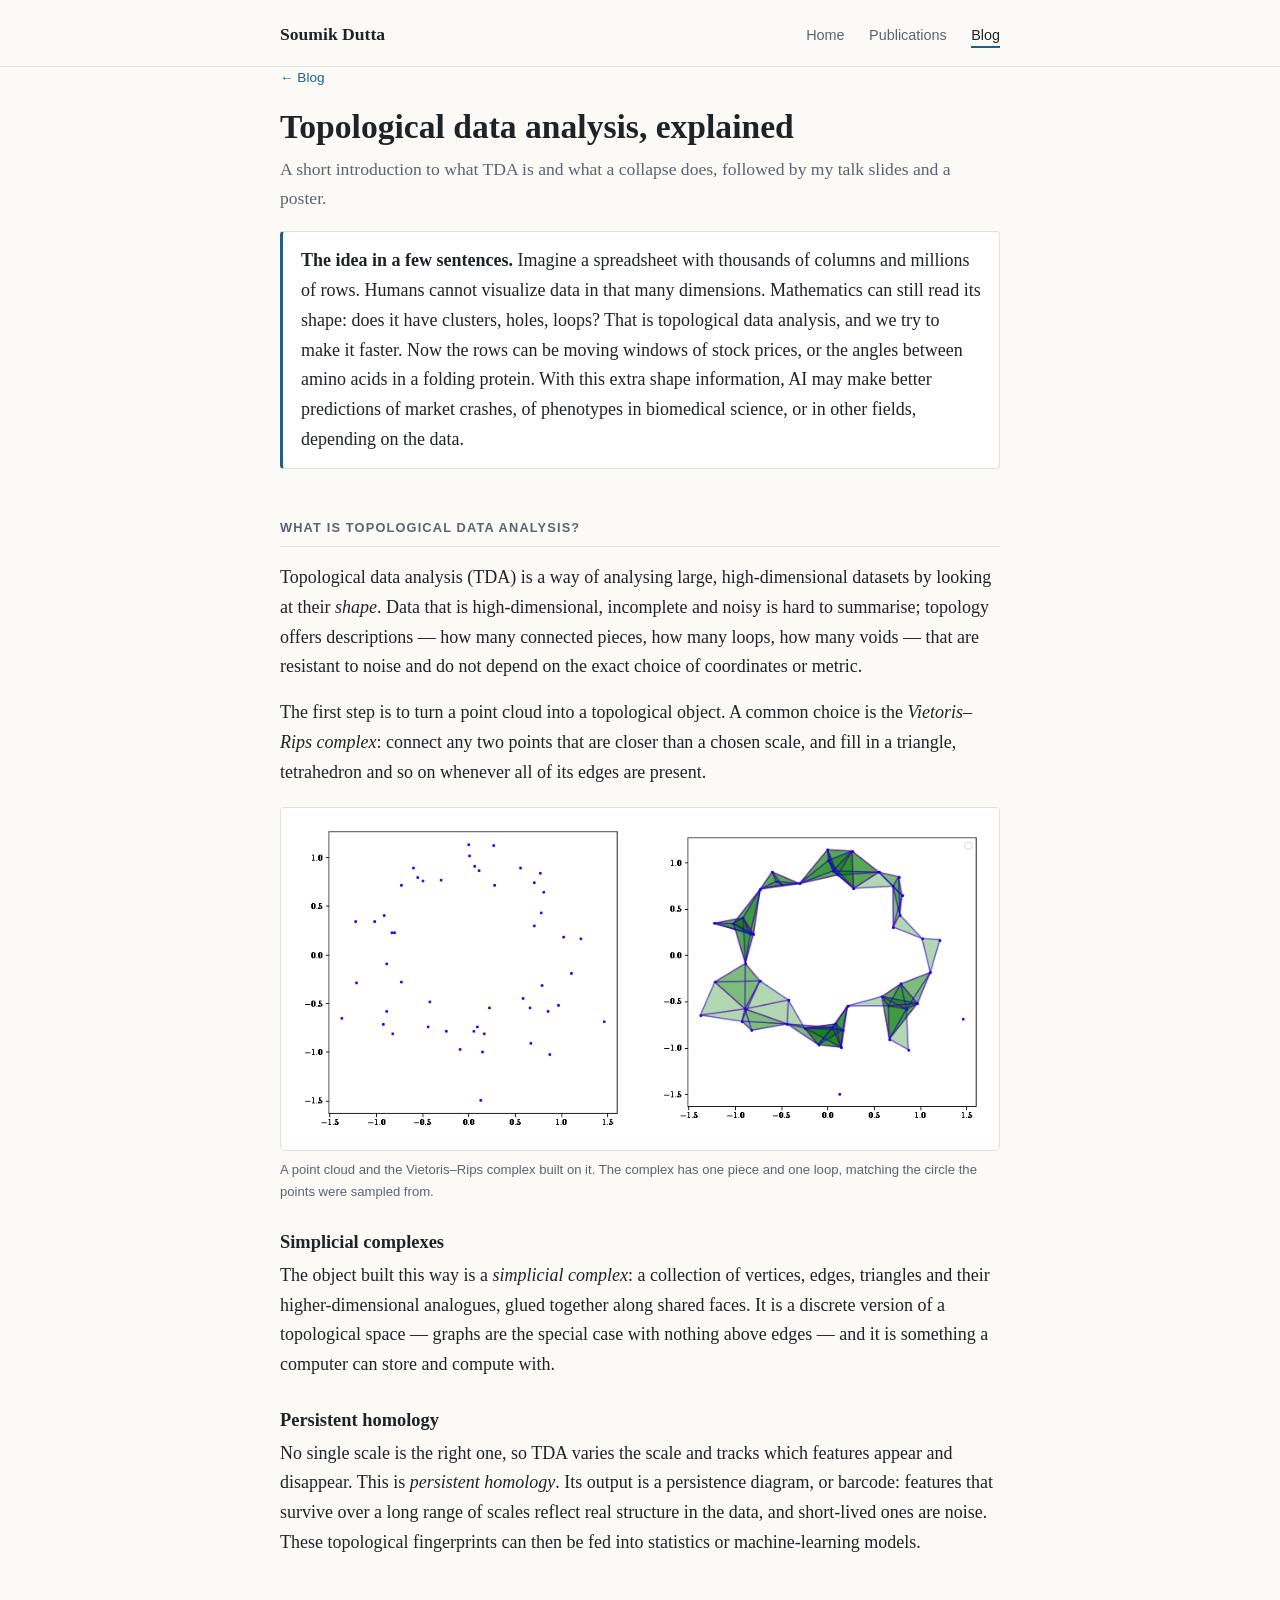
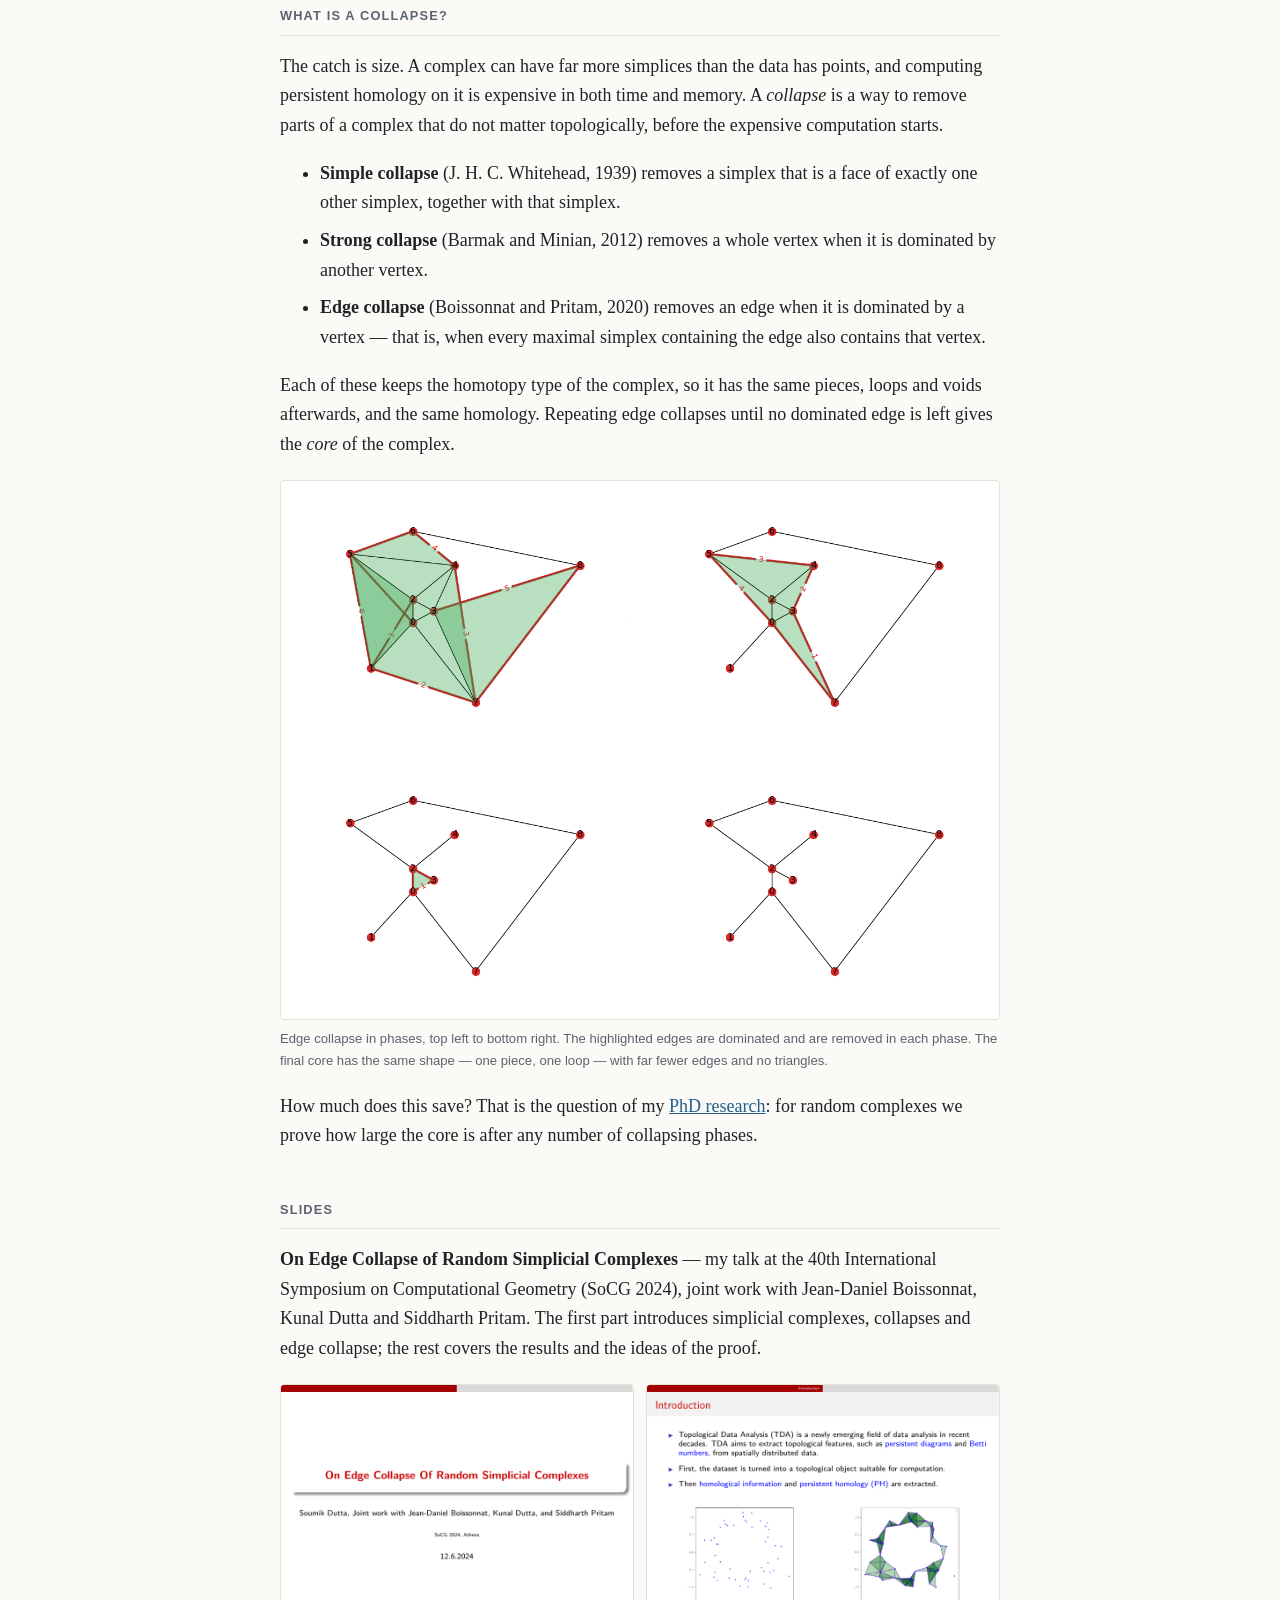
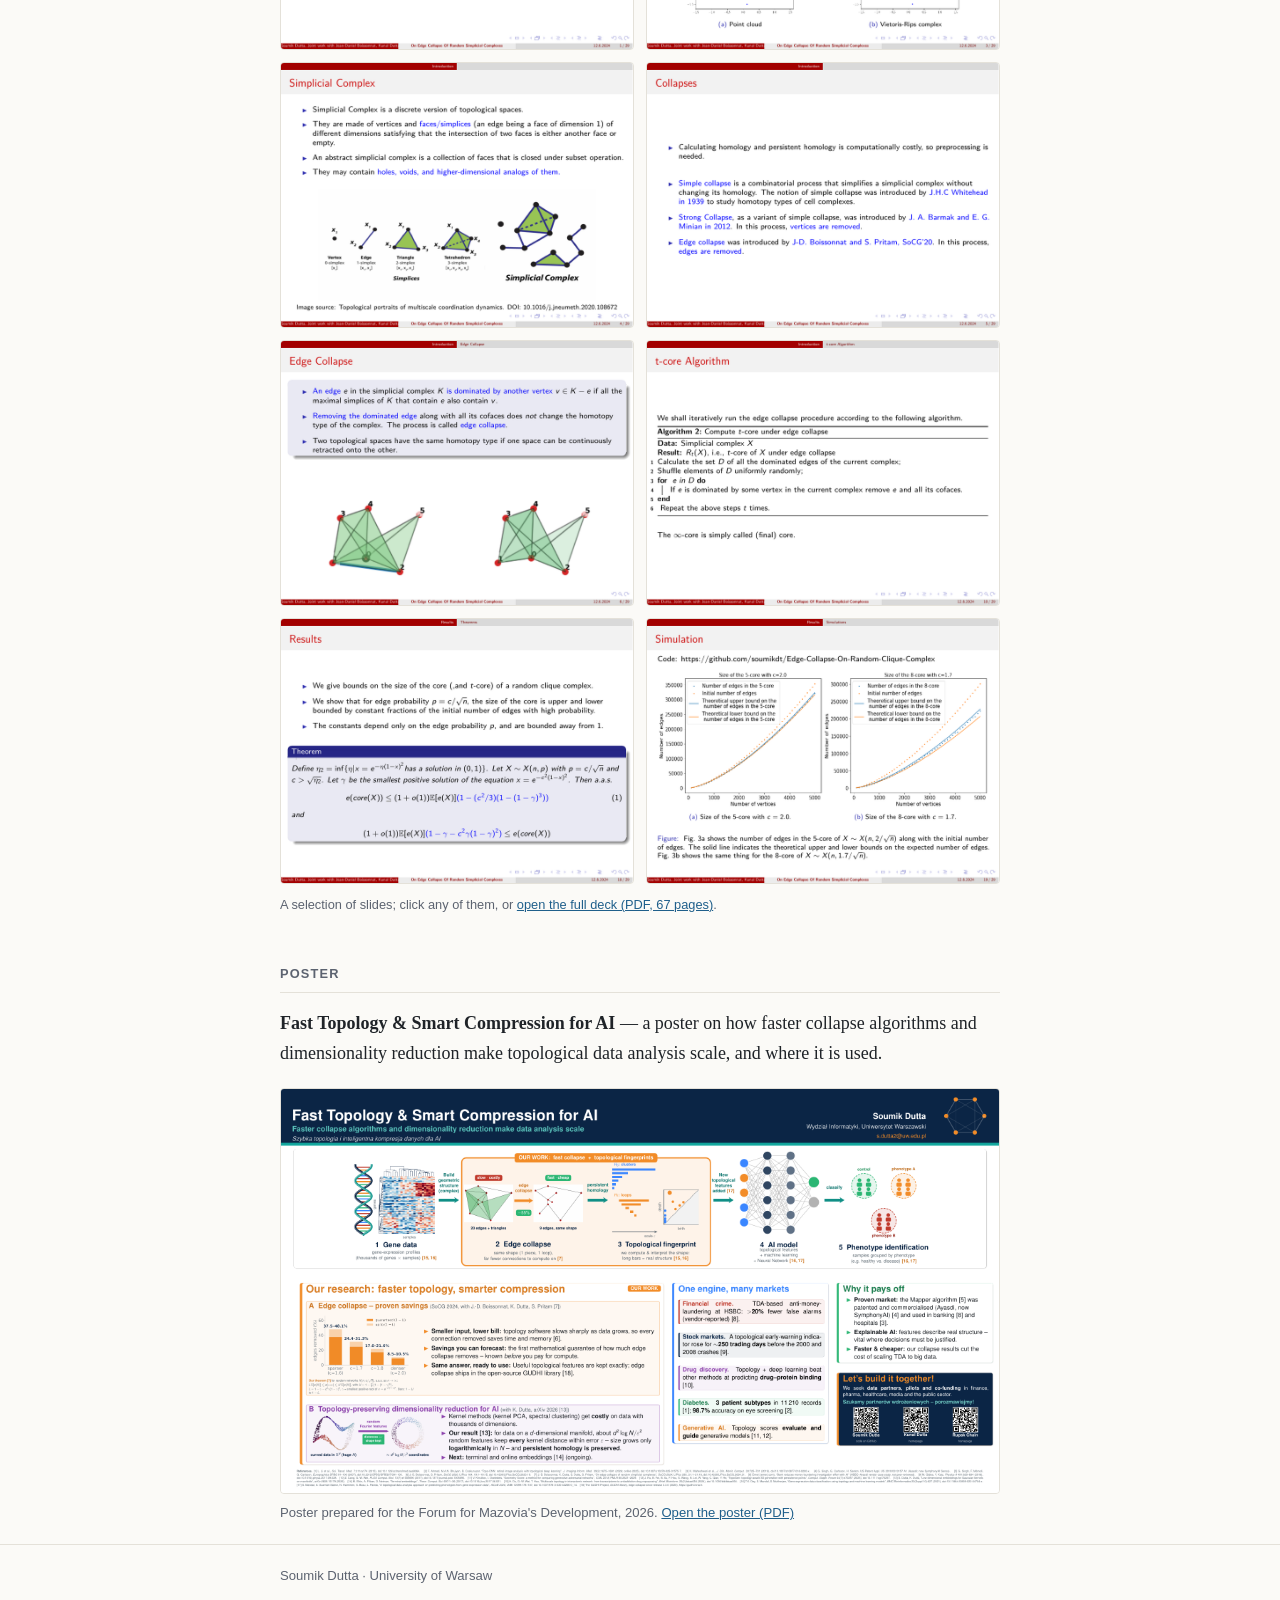
<file: tda.html>
<!doctype html>
<html lang="en">
<head>
  <meta charset="utf-8">
  <meta name="viewport" content="width=device-width, initial-scale=1">
  <title>TDA explained · Soumik Dutta</title>
  <meta name="description" content="A short introduction to topological data analysis and edge collapse, with slides and a poster by Soumik Dutta.">
  <link rel="stylesheet" href="style.css">
</head>
<body>

<header class="site">
  <div class="wrap">
    <a class="brand" href="index.html">Soumik Dutta</a>
    <nav>
      <a href="index.html">Home</a>
      <a href="publications.html">Publications</a>
      <a href="blog.html" aria-current="page">Blog</a>
    </nav>
  </div>
</header>

<main class="wrap">
  <p class="crumb"><a href="blog.html">← Blog</a></p>
  <h1>Topological data analysis, explained</h1>
  <p class="lede">A short introduction to what TDA is and what a collapse does, followed
  by my talk slides and a poster.</p>

  <div class="note">
    <p><strong>The idea in a few sentences.</strong> Imagine a spreadsheet with thousands
    of columns and millions of rows. Humans cannot visualize data in that many dimensions.
    Mathematics can still read its shape: does it have clusters, holes, loops? That is
    topological data analysis, and we try to make it faster. Now the rows can be moving
    windows of stock prices, or the angles between amino acids in a folding protein. With
    this extra shape information, AI may make better predictions of market crashes, of
    phenotypes in biomedical science, or in other fields, depending on the data.</p>
  </div>

  <h2>What is topological data analysis?</h2>
  <p>Topological data analysis (TDA) is a way of analysing large, high-dimensional
  datasets by looking at their <em>shape</em>. Data that is high-dimensional, incomplete
  and noisy is hard to summarise; topology offers descriptions — how many connected
  pieces, how many loops, how many voids — that are resistant to noise and do not depend
  on the exact choice of coordinates or metric.</p>
  <p>The first step is to turn a point cloud into a topological object. A common choice
  is the <em>Vietoris–Rips complex</em>: connect any two points that are closer than a
  chosen scale, and fill in a triangle, tetrahedron and so on whenever all of its edges
  are present.</p>
  <figure>
    <img src="tda_pointcloud_rips.png" alt="Left: a noisy point cloud sampled around a circle. Right: the Vietoris–Rips complex built on those points, a ring of edges, triangles and higher simplices with one large hole in the middle." width="832" height="396">
    <figcaption>A point cloud and the Vietoris–Rips complex built on it. The complex has
    one piece and one loop, matching the circle the points were sampled from.</figcaption>
  </figure>

  <h3>Simplicial complexes</h3>
  <p>The object built this way is a <em>simplicial complex</em>: a collection of vertices,
  edges, triangles and their higher-dimensional analogues, glued together along shared
  faces. It is a discrete version of a topological space — graphs are the special case
  with nothing above edges — and it is something a computer can store and compute
  with.</p>

  <h3>Persistent homology</h3>
  <p>No single scale is the right one, so TDA varies the scale and tracks which features
  appear and disappear. This is <em>persistent homology</em>. Its output is a persistence
  diagram, or barcode: features that survive over a long range of scales reflect real
  structure in the data, and short-lived ones are noise. These topological fingerprints
  can then be fed into statistics or machine-learning models.</p>

  <h2>What is a collapse?</h2>
  <p>The catch is size. A complex can have far more simplices than the data has points,
  and computing persistent homology on it is expensive in both time and memory. A
  <em>collapse</em> is a way to remove parts of a complex that do not matter
  topologically, before the expensive computation starts.</p>
  <ul>
    <li><strong>Simple collapse</strong> (J. H. C. Whitehead, 1939) removes a simplex
    that is a face of exactly one other simplex, together with that simplex.</li>
    <li><strong>Strong collapse</strong> (Barmak and Minian, 2012) removes a whole vertex
    when it is dominated by another vertex.</li>
    <li><strong>Edge collapse</strong> (Boissonnat and Pritam, 2020) removes an edge
    when it is dominated by a vertex — that is, when every maximal simplex containing
    the edge also contains that vertex.</li>
  </ul>
  <p>Each of these keeps the homotopy type of the complex, so it has the same pieces,
  loops and voids afterwards, and the same homology. Repeating edge collapses until no
  dominated edge is left gives the <em>core</em> of the complex.</p>
  <figure>
    <img src="edgecol_phases.png" alt="Four drawings of the same simplicial complex on nine vertices. First: the full complex with many triangles, its dominated edges highlighted and numbered. Second: after removing them, a much smaller complex with new dominated edges highlighted. Third: one small triangle left. Fourth: the final core, a graph with a single cycle and no triangles." width="1280" height="960">
    <figcaption>Edge collapse in phases, top left to bottom right. The highlighted edges
    are dominated and are removed in each phase. The final core has the same shape — one
    piece, one loop — with far fewer edges and no triangles.</figcaption>
  </figure>
  <p>How much does this save? That is the question of my
  <a href="edge-collapse.html">PhD research</a>: for random complexes we prove how large
  the core is after any number of collapsing phases.</p>

  <h2>Slides</h2>
  <p><strong>On Edge Collapse of Random Simplicial Complexes</strong> — my talk at the
  40th International Symposium on Computational Geometry (SoCG 2024), joint work with
  Jean-Daniel Boissonnat, Kunal Dutta and Siddharth Pritam. The first part introduces
  simplicial complexes, collapses and edge collapse; the rest covers the results and the
  ideas of the proof.</p>
  <div class="slides">
    <a href="slides_edge_collapse_socg2024.pdf#page=1"><img src="slides/socg_01.png" alt="Title slide: On Edge Collapse of Random Simplicial Complexes, SoCG 2024, Athens" width="800" height="600" loading="lazy"></a>
    <a href="slides_edge_collapse_socg2024.pdf#page=3"><img src="slides/socg_03.png" alt="Introduction: what topological data analysis is, with a point cloud and its Vietoris–Rips complex" width="800" height="600" loading="lazy"></a>
    <a href="slides_edge_collapse_socg2024.pdf#page=4"><img src="slides/socg_04.png" alt="Simplicial complex: vertices, edges, triangles and tetrahedra glued into a complex" width="800" height="600" loading="lazy"></a>
    <a href="slides_edge_collapse_socg2024.pdf#page=8"><img src="slides/socg_08.png" alt="Collapses: simple collapse, strong collapse and edge collapse" width="800" height="600" loading="lazy"></a>
    <a href="slides_edge_collapse_socg2024.pdf#page=11"><img src="slides/socg_11.png" alt="Edge collapse: definition of a dominated edge, with a complex before and after collapsing one edge" width="800" height="600" loading="lazy"></a>
    <a href="slides_edge_collapse_socg2024.pdf#page=22"><img src="slides/socg_22.png" alt="The t-core algorithm: repeatedly remove dominated edges" width="800" height="600" loading="lazy"></a>
    <a href="slides_edge_collapse_socg2024.pdf#page=37"><img src="slides/socg_37.png" alt="Results: theorem bounding the number of edges in the core of a random clique complex" width="800" height="600" loading="lazy"></a>
    <a href="slides_edge_collapse_socg2024.pdf#page=38"><img src="slides/socg_38.png" alt="Simulation: size of the 5-core and 8-core against the number of vertices, with theoretical bounds" width="800" height="600" loading="lazy"></a>
  </div>
  <p class="status">A selection of slides; click any of them, or <a href="slides_edge_collapse_socg2024.pdf">open the full deck (PDF, 67 pages)</a>.</p>

  <h2>Poster</h2>
  <p><strong>Fast Topology &amp; Smart Compression for AI</strong> — a poster on how
  faster collapse algorithms and dimensionality reduction make topological data analysis
  scale, and where it is used.</p>
  <figure>
    <a href="poster_fast_topology_ai.pdf"><img src="poster_fast_topology_ai.png" alt="Poster titled Fast Topology and Smart Compression for AI. A five-step pipeline runs from gene data to a geometric complex, edge collapse, a topological fingerprint, an AI model and phenotype identification. Below are panels on edge collapse savings, topology-preserving dimensionality reduction, application areas and references." width="2016" height="1134"></a>
    <figcaption>Poster prepared for the Forum for Mazovia's Development, 2026.
    <a href="poster_fast_topology_ai.pdf">Open the poster (PDF)</a></figcaption>
  </figure>

</main>

<footer class="site">
  <div class="wrap">Soumik Dutta · University of Warsaw</div>
</footer>

</body>
</html>
</file>
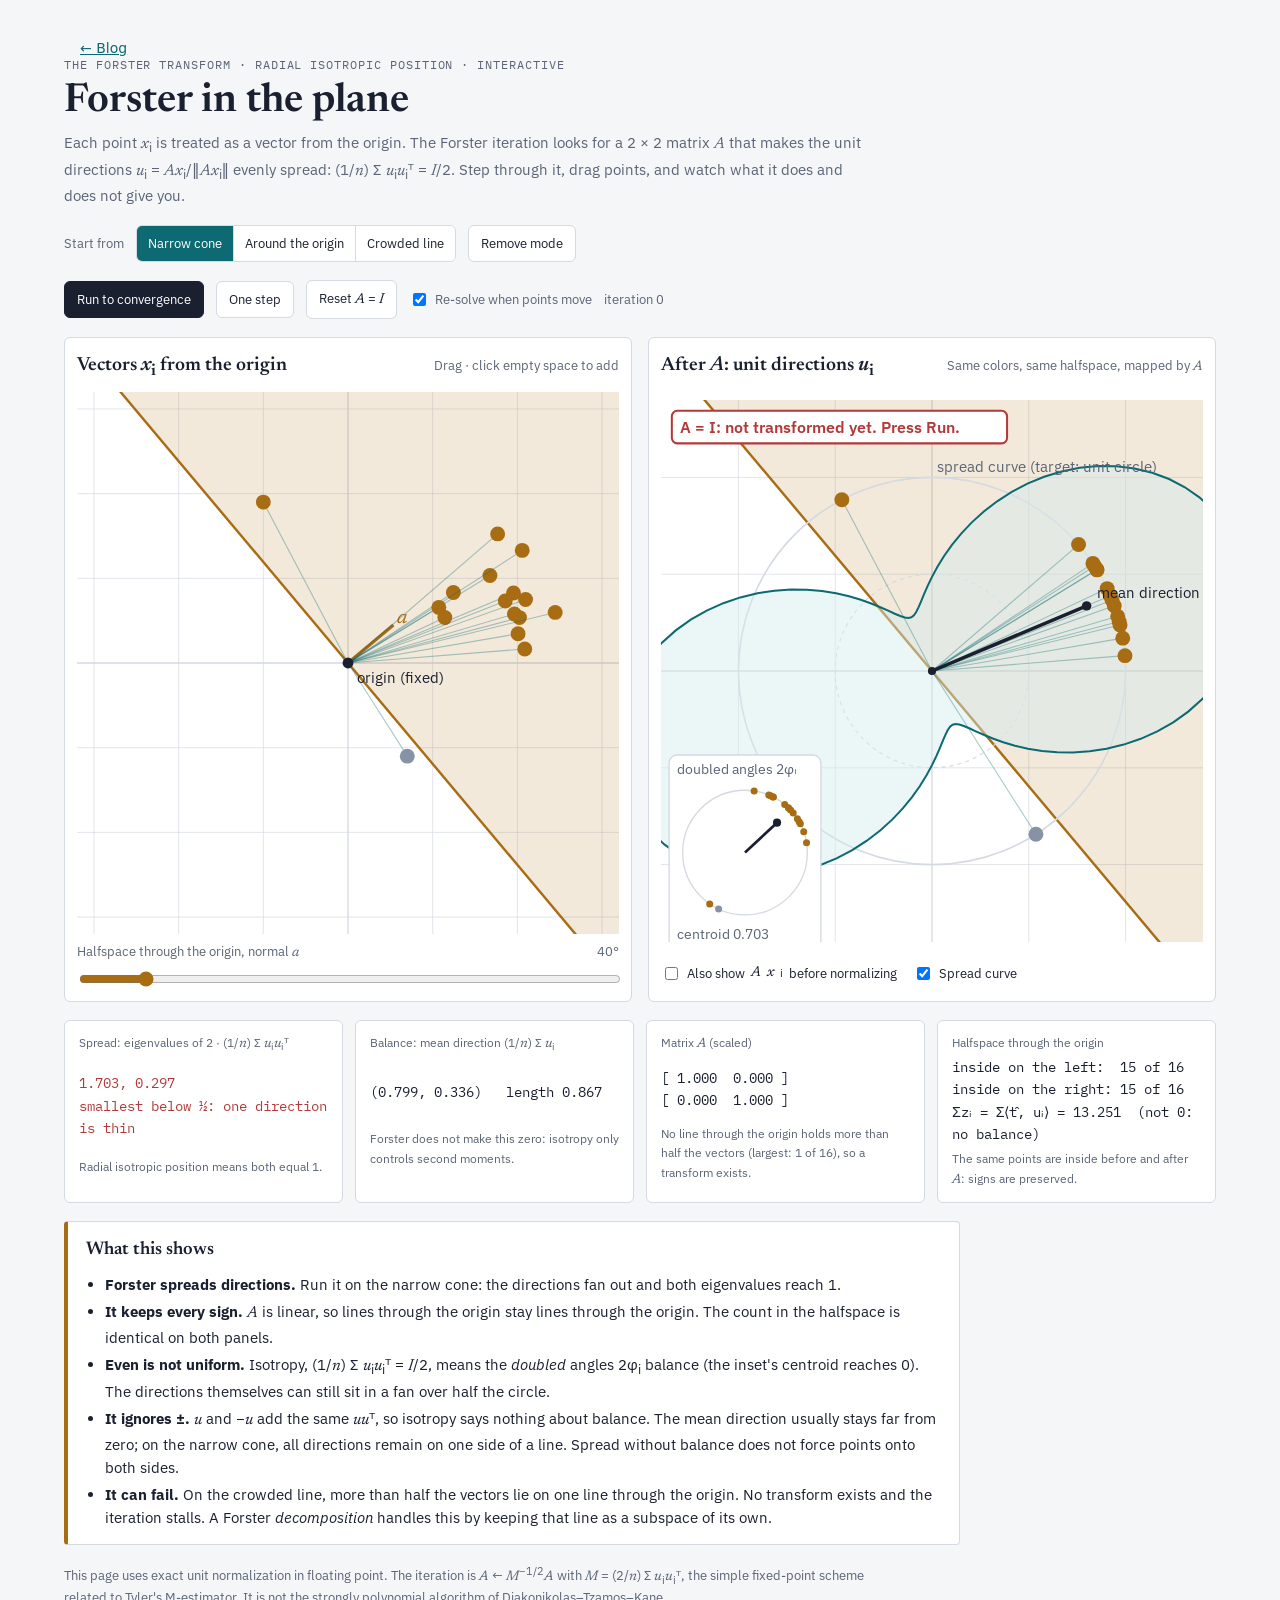
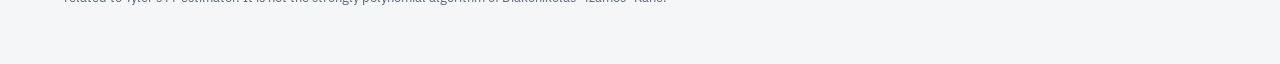
<file: centerpoint/plane.html>
<!doctype html>
<html lang="en">
<head>
<meta charset="utf-8">
<meta name="viewport" content="width=device-width, initial-scale=1">
<style>body{margin:0}.backlink{display:block;max-width:72rem;margin:12px auto 0;padding:0 max(16px,env(safe-area-inset-left,0px));font:14px system-ui,sans-serif}.backlink a{color:#0D6A72}@media (prefers-color-scheme:dark){.backlink a{color:#52B9C0}}</style>
</head>
<body>
<nav class="backlink"><a href="../blog.html">← Blog</a></nav>
<title>Forster in the Plane</title>
<meta name="claude:viewport-fit-sides" content="cover">
<link rel="preconnect" href="https://fonts.googleapis.com">
<link rel="preconnect" href="https://fonts.gstatic.com" crossorigin>
<link rel="stylesheet" href="https://fonts.googleapis.com/css2?family=Newsreader:ital,opsz,wght@0,6..72,400;0,6..72,600;1,6..72,400&family=IBM+Plex+Sans:wght@400;500;600&family=IBM+Plex+Mono:wght@400;500&display=swap">
<style>
/* Layout: two linked square panels (vectors | their Forster image), controls and readouts beneath; stacks on phones */
:root {
  --bg: #F4F6F8;
  --surface: #FFFFFF;
  --ink: #1A2030;
  --muted: #5B6476;
  --line: #D4D9E2;
  --accent: #0D6A72;
  --accent-soft: #D3EAEA;
  --hs: #A86C12;
  --hs-soft: rgba(168, 108, 18, 0.15);
  --neg: #8892A6;
  --bad: #B23A3A;
  --f-display: 'Newsreader', Georgia, 'Times New Roman', serif;
  --f-body: 'IBM Plex Sans', system-ui, -apple-system, 'Segoe UI', sans-serif;
  --f-mono: 'IBM Plex Mono', ui-monospace, Menlo, monospace;
}
@media (prefers-color-scheme: dark) {
  :root:not([data-theme="light"]) {
    --bg: #10141B; --surface: #171C26; --ink: #E5E8EE; --muted: #9AA3B4; --line: #2B3242;
    --accent: #52B9C0; --accent-soft: #163A3E; --hs: #E1A84C; --hs-soft: rgba(225, 168, 76, 0.16);
    --neg: #737D92; --bad: #E07070; color-scheme: dark;
  }
}
:root[data-theme="dark"] {
  --bg: #10141B; --surface: #171C26; --ink: #E5E8EE; --muted: #9AA3B4; --line: #2B3242;
  --accent: #52B9C0; --accent-soft: #163A3E; --hs: #E1A84C; --hs-soft: rgba(225, 168, 76, 0.16);
  --neg: #737D92; --bad: #E07070; color-scheme: dark;
}
* { box-sizing: border-box; }
body {
  background: var(--bg); color: var(--ink); font-family: var(--f-body); font-size: 15px; line-height: 1.55;
  padding-left: max(16px, env(safe-area-inset-left, 0px));
  padding-right: max(16px, env(safe-area-inset-right, 0px));
  padding-block: 28px 56px;
}
.wrap { max-width: 72rem; margin: 0 auto; display: grid; gap: 18px; }
header { display: grid; gap: 6px; max-width: 50rem; }
.eyebrow { font-family: var(--f-mono); font-size: 0.74rem; letter-spacing: 0.08em; text-transform: uppercase; color: var(--muted); }
h1 { font-family: var(--f-display); font-weight: 600; font-size: clamp(1.8rem, 4.2vw, 2.5rem); line-height: 1.12; margin: 0; text-wrap: balance; }
.lede { margin: 0; color: var(--muted); }
var { font-family: var(--f-display); font-style: italic; font-size: 1.07em; }
.toolbar { display: flex; flex-wrap: wrap; gap: 8px 12px; align-items: center; }
.seg { display: inline-flex; flex-wrap: wrap; border: 1px solid var(--line); border-radius: 6px; overflow: hidden; }
.seg button { font: inherit; font-size: 0.84rem; border: 0; border-right: 1px solid var(--line); background: var(--surface); color: var(--ink); padding: 7px 11px; cursor: pointer; }
.seg button:last-child { border-right: 0; }
.seg button[aria-pressed="true"] { background: var(--accent); color: var(--surface); }
.btn { font: inherit; font-size: 0.84rem; border: 1px solid var(--line); background: var(--surface); color: var(--ink); padding: 7px 12px; border-radius: 6px; cursor: pointer; }
.btn.primary { background: var(--ink); color: var(--surface); border-color: var(--ink); }
.btn[aria-pressed="true"] { background: var(--hs); border-color: var(--hs); color: var(--surface); }
.btn:hover, .seg button:hover { border-color: var(--accent); }
button:focus-visible, input:focus-visible { outline: 2px solid var(--accent); outline-offset: 2px; }
.lbl { font-size: 0.8rem; color: var(--muted); }
.panels { display: grid; grid-template-columns: repeat(2, minmax(0, 1fr)); gap: 16px; }
@media (max-width: 820px) { .panels { grid-template-columns: 1fr; } }
.panel { background: var(--surface); border: 1px solid var(--line); border-radius: 6px; display: grid; gap: 8px; padding: 12px; min-width: 0; }
.panel-head { display: flex; justify-content: space-between; align-items: baseline; gap: 10px; flex-wrap: wrap; }
.panel-head h2 { font-family: var(--f-display); font-weight: 600; font-size: 1.2rem; margin: 0; }
.hint { font-size: 0.8rem; color: var(--muted); }
svg.board { width: 100%; height: auto; aspect-ratio: 1 / 1; max-width: 100%; display: block; touch-action: none; user-select: none; }
#left { cursor: crosshair; }
svg text { font-family: var(--f-body); font-size: 11px; fill: var(--muted); }
.controls { display: grid; gap: 4px; }
.controls label { font-size: 0.82rem; color: var(--muted); display: flex; justify-content: space-between; gap: 10px; }
input[type="range"] { width: 100%; accent-color: var(--hs); }
.checkrow { display: flex; flex-wrap: wrap; gap: 6px 16px; font-size: 0.84rem; }
.checkrow label { display: inline-flex; gap: 6px; align-items: center; cursor: pointer; }
.readouts { display: grid; grid-template-columns: repeat(auto-fit, minmax(14rem, 1fr)); gap: 12px; }
.card { background: var(--surface); border: 1px solid var(--line); border-radius: 6px; padding: 12px 14px; display: grid; gap: 4px; min-width: 0; }
.card .k { font-size: 0.78rem; color: var(--muted); }
.card .v { font-family: var(--f-mono); font-size: 0.9rem; font-variant-numeric: tabular-nums; white-space: pre-wrap; overflow-wrap: anywhere; }
.card .note { font-size: 0.78rem; color: var(--muted); }
.ok { color: var(--accent); } .badc { color: var(--bad); }
.lesson { background: var(--surface); border: 1px solid var(--line); border-left: 4px solid var(--hs); border-radius: 4px; padding: 14px 18px; display: grid; gap: 8px; max-width: 56rem; }
.lesson h3 { margin: 0; font-family: var(--f-display); font-size: 1.15rem; font-weight: 600; }
.lesson ul { margin: 0; padding-left: 1.2rem; display: grid; gap: 4px; }
footer { font-size: 0.8rem; color: var(--muted); max-width: 52rem; }
</style>

<div class="wrap">
  <header>
    <div class="eyebrow">The Forster transform · radial isotropic position · interactive</div>
    <h1>Forster in the plane</h1>
    <p class="lede">Each point <var>x</var><sub>i</sub> is treated as a vector from the origin. The Forster iteration looks for a 2 × 2 matrix <var>A</var> that makes the unit directions <var>u</var><sub>i</sub> = <var>A</var><var>x</var><sub>i</sub>/‖<var>A</var><var>x</var><sub>i</sub>‖ evenly spread: (1/<var>n</var>) Σ <var>u</var><sub>i</sub><var>u</var><sub>i</sub>ᵀ = <var>I</var>/2. Step through it, drag points, and watch what it does and does not give you.</p>
  </header>

  <div class="toolbar">
    <span class="lbl">Start from</span>
    <div class="seg" role="group" aria-label="Preset vector sets">
      <button type="button" id="pre-cone" data-pre="cone" aria-pressed="true">Narrow cone</button>
      <button type="button" id="pre-around" data-pre="around" aria-pressed="false">Around the origin</button>
      <button type="button" id="pre-crowd" data-pre="crowd" aria-pressed="false">Crowded line</button>
    </div>
    <button type="button" class="btn" id="remove" aria-pressed="false">Remove mode</button>
  </div>

  <div class="toolbar">
    <button type="button" class="btn primary" id="run">Run to convergence</button>
    <button type="button" class="btn" id="step">One step</button>
    <button type="button" class="btn" id="reset">Reset <var>A</var> = <var>I</var></button>
    <label class="lbl" style="display:inline-flex;gap:6px;align-items:center"><input type="checkbox" id="auto" checked> Re-solve when points move</label>
    <span class="lbl" id="iter">iteration 0</span>
  </div>

  <div class="panels">
    <section class="panel" aria-label="Input vectors">
      <div class="panel-head"><h2>Vectors <var>x</var><sub>i</sub> from the origin</h2><span class="hint">Drag · click empty space to add</span></div>
      <svg id="left" class="board" viewBox="0 0 400 400" role="img" aria-label="Draggable vectors from the origin and a halfspace through the origin"></svg>
      <div class="controls">
        <label for="theta"><span>Halfspace through the origin, normal <var>a</var></span><span id="theta-val" class="lbl">0°</span></label>
        <input type="range" id="theta" min="0" max="359" value="40" step="1">
      </div>
    </section>
    <section class="panel" aria-label="Forster image">
      <div class="panel-head"><h2>After <var>A</var>: unit directions <var>u</var><sub>i</sub></h2><span class="hint">Same colors, same halfspace, mapped by <var>A</var></span></div>
      <svg id="right" class="board" viewBox="0 0 400 400" role="img" aria-label="Unit directions after the transform, with the directional spread curve and the mean direction"></svg>
      <div class="checkrow">
        <label><input type="checkbox" id="showraw"> Also show <var>A</var><var>x</var><sub>i</sub> before normalizing</label>
        <label><input type="checkbox" id="showcurve" checked> Spread curve</label>
      </div>
    </section>
  </div>

  <div class="readouts">
    <div class="card"><div class="k">Spread: eigenvalues of 2 · (1/<var>n</var>) Σ <var>u</var><sub>i</sub><var>u</var><sub>i</sub>ᵀ</div><div class="v" id="r-eig">–</div><div class="note">Radial isotropic position means both equal 1.</div></div>
    <div class="card"><div class="k">Balance: mean direction (1/<var>n</var>) Σ <var>u</var><sub>i</sub></div><div class="v" id="r-mean">–</div><div class="note">Forster does not make this zero: isotropy only controls second moments.</div></div>
    <div class="card"><div class="k">Matrix <var>A</var> (scaled)</div><div class="v" id="r-A">–</div><div class="note" id="r-exist">–</div></div>
    <div class="card"><div class="k">Halfspace through the origin</div><div class="v" id="r-hs">–</div><div class="note">The same points are inside before and after <var>A</var>: signs are preserved.</div></div>
  </div>

  <div class="lesson">
    <h3>What this shows</h3>
    <ul>
      <li><b>Forster spreads directions.</b> Run it on the narrow cone: the directions fan out and both eigenvalues reach 1.</li>
      <li><b>It keeps every sign.</b> <var>A</var> is linear, so lines through the origin stay lines through the origin. The count in the halfspace is identical on both panels.</li>
      <li><b>Even is not uniform.</b> Isotropy, (1/<var>n</var>) Σ <var>u</var><sub>i</sub><var>u</var><sub>i</sub>ᵀ = <var>I</var>/2, means the <i>doubled</i> angles 2φ<sub>i</sub> balance (the inset's centroid reaches 0). The directions themselves can still sit in a fan over half the circle.</li>
      <li><b>It ignores ±.</b> <var>u</var> and −<var>u</var> add the same <var>u</var><var>u</var>ᵀ, so isotropy says nothing about balance. The mean direction usually stays far from zero; on the narrow cone, all directions remain on one side of a line. Spread without balance does not force points onto both sides.</li>
      <li><b>It can fail.</b> On the crowded line, more than half the vectors lie on one line through the origin. No transform exists and the iteration stalls. A Forster <i>decomposition</i> handles this by keeping that line as a subspace of its own.</li>
    </ul>
  </div>

  <footer>This page uses exact unit normalization in floating point. The iteration is <var>A</var> ← <var>M</var><sup>−1/2</sup><var>A</var> with <var>M</var> = (2/<var>n</var>) Σ <var>u</var><sub>i</sub><var>u</var><sub>i</sub>ᵀ, the simple fixed-point scheme related to Tyler's M-estimator. It is not the strongly polynomial algorithm of Diakonikolas–Tzamos–Kane.</footer>
</div>

<script>
(function () {
  "use strict";
  function mulberry(seed) { return function () { seed |= 0; seed = seed + 0x6D2B79F5 | 0; var t = Math.imul(seed ^ seed >>> 15, 1 | seed); t = t + Math.imul(t ^ t >>> 7, 61 | t) ^ t; return ((t ^ t >>> 14) >>> 0) / 4294967296; }; }
  function gauss(r) { var u = 0; while (u === 0) u = r(); return Math.sqrt(-2 * Math.log(u)) * Math.cos(2 * Math.PI * r()); }
  function preset(kind) {
    var r = mulberry(11), P = [], i;
    if (kind === "around") {
      for (i = 0; i < 16; i++) { var th = 2 * Math.PI * r(), rad = 0.3 + 1.0 * r(); P.push([rad * Math.cos(th) * 1.0, rad * Math.sin(th) * 0.45]); }
    } else if (kind === "crowd") {
      for (i = 0; i < 9; i++) { var s = (r() < 0.5 ? -1 : 1) * (0.25 + 1.0 * r()); P.push([s * 0.94, s * 0.34]); }
      for (i = 0; i < 6; i++) { var t2 = 2 * Math.PI * r(), r2 = 0.4 + 0.9 * r(); P.push([r2 * Math.cos(t2), r2 * Math.sin(t2)]); }
    } else {
      for (i = 0; i < 14; i++) { var a = 0.45 + 0.28 * gauss(r) * 0.6, len = 0.5 + 0.9 * r(); P.push([len * Math.cos(a), len * Math.sin(a)]); }
      P.push([-0.5, 0.95], [0.35, -0.55]);
    }
    return P.map(function (p) { return [Math.max(-1.45, Math.min(1.45, p[0])), Math.max(-1.45, Math.min(1.45, p[1]))]; });
  }

  /* 2x2 helpers */
  function mv(A, x) { return [A[0][0] * x[0] + A[0][1] * x[1], A[1][0] * x[0] + A[1][1] * x[1]]; }
  function mm(A, B) { return [[A[0][0] * B[0][0] + A[0][1] * B[1][0], A[0][0] * B[0][1] + A[0][1] * B[1][1]], [A[1][0] * B[0][0] + A[1][1] * B[1][0], A[1][0] * B[0][1] + A[1][1] * B[1][1]]]; }
  function eigSym(M) {
    var a = M[0][0], b = M[0][1], d = M[1][1], tr = a + d, disc = Math.sqrt(Math.max(0, (a - d) * (a - d) / 4 + b * b));
    var l1 = tr / 2 + disc, l2 = tr / 2 - disc, v1;
    if (Math.abs(b) > 1e-15) v1 = [l1 - d, b]; else v1 = a >= d ? [1, 0] : [0, 1];
    var nn = Math.hypot(v1[0], v1[1]); v1 = [v1[0] / nn, v1[1] / nn];
    return { vals: [l1, l2], vecs: [v1, [-v1[1], v1[0]]] };
  }
  function symPow(M, pw) {
    var E = eigSym(M), v1 = E.vecs[0], v2 = E.vecs[1], a = Math.pow(Math.max(E.vals[0], 1e-300), pw), b = Math.pow(Math.max(E.vals[1], 1e-300), pw);
    return [[a * v1[0] * v1[0] + b * v2[0] * v2[0], a * v1[0] * v1[1] + b * v2[0] * v2[1]], [a * v1[1] * v1[0] + b * v2[1] * v2[0], a * v1[1] * v1[1] + b * v2[1] * v2[1]]];
  }

  var P = preset("cone"), A = [[1, 0], [0, 1]], iter = 0, running = null, removeMode = false, stalled = false;
  function unitDirs() { return P.map(function (x) { var w = mv(A, x), s = Math.hypot(w[0], w[1]); return s > 1e-14 ? [w[0] / s, w[1] / s] : [0, 0]; }); }
  function moment(U) { var M = [[0, 0], [0, 0]], n = U.length; U.forEach(function (u) { M[0][0] += 2 * u[0] * u[0] / n; M[0][1] += 2 * u[0] * u[1] / n; M[1][1] += 2 * u[1] * u[1] / n; }); M[1][0] = M[0][1]; return M; }
  function step() {
    var M = moment(unitDirs()), E = eigSym(M);
    if (Math.abs(E.vals[0] - 1) < 1e-7 && Math.abs(E.vals[1] - 1) < 1e-7) return false;
    var dt = Math.abs(A[0][0] * A[1][1] - A[0][1] * A[1][0]) / (A[0][0] * A[0][0] + A[0][1] * A[0][1] + A[1][0] * A[1][0] + A[1][1] * A[1][1]);
    if (dt < 1e-4) { stalled = true; return false; }
    A = mm(symPow(M, -0.5), A);
    var f = Math.hypot(A[0][0], A[0][1], A[1][0], A[1][1]); A = A.map(function (r) { return r.map(function (x) { return x / f; }); });
    iter++; return true;
  }
  function resetA() { A = [[1, 0], [0, 1]]; iter = 0; stalled = false; }
  function solve(maxIt) { for (var k = 0; k < maxIt; k++) if (!step()) break; }
  function crowdedLine() {
    var n = P.length, best = 0, dir = null;
    P.forEach(function (p) {
      var cnt = 0; P.forEach(function (q) { if (Math.abs(p[0] * q[1] - p[1] * q[0]) < 1e-9 * (1 + Math.hypot(p[0], p[1]) * Math.hypot(q[0], q[1]))) cnt++; });
      if (cnt > best) { best = cnt; dir = p; }
    });
    return { count: best, n: n, dir: dir };
  }

  /* drawing */
  var colors = {};
  function readColors() { var cs = getComputedStyle(document.documentElement); ["ink", "muted", "line", "accent", "accent-soft", "hs", "hs-soft", "neg", "surface", "bad"].forEach(function (k) { colors[k] = cs.getPropertyValue("--" + k).trim(); }); }
  var NS = "http://www.w3.org/2000/svg", SZ = 400;
  function el(tag, at, parent, txt) { var e = document.createElementNS(NS, tag); for (var k in at) e.setAttribute(k, at[k]); if (txt != null) e.textContent = txt; if (parent) parent.appendChild(e); return e; }
  function clear(s) { while (s.firstChild) s.removeChild(s.firstChild); }
  var left = document.getElementById("left"), right = document.getElementById("right");
  var SCL = SZ / 3.2;
  function LX(x) { return SZ / 2 + SCL * x; } function LY(y) { return SZ / 2 - SCL * y; }
  var SCR = SZ / 2.8;
  function RX(x) { return SZ / 2 + SCR * x; } function RY(y) { return SZ / 2 - SCR * y; }
  function grid(svg, X, Y) {
    for (var g = -1.5; g <= 1.5; g += 0.5) {
      el("line", { x1: X(g), y1: 0, x2: X(g), y2: SZ, stroke: colors.line, "stroke-width": Math.abs(g) < 1e-9 ? 1 : 0.5 }, svg);
      el("line", { x1: 0, y1: Y(g), x2: SZ, y2: Y(g), stroke: colors.line, "stroke-width": Math.abs(g) < 1e-9 ? 1 : 0.5 }, svg);
    }
  }
  function halfplane(svg, X, Y, nrm) {
    var u = [-nrm[1], nrm[0]], L = 6;
    var poly = [[L * u[0], L * u[1]], [L * u[0] + 2 * L * nrm[0], L * u[1] + 2 * L * nrm[1]], [-L * u[0] + 2 * L * nrm[0], -L * u[1] + 2 * L * nrm[1]], [-L * u[0], -L * u[1]]];
    el("polygon", { points: poly.map(function (p) { return X(p[0]) + "," + Y(p[1]); }).join(" "), fill: colors["hs-soft"] }, svg);
    el("line", { x1: X(-L * u[0]), y1: Y(-L * u[1]), x2: X(L * u[0]), y2: Y(L * u[1]), stroke: colors.hs, "stroke-width": 1.8 }, svg);
  }

  function render() {
    readColors();
    var n = P.length, th = +document.getElementById("theta").value * Math.PI / 180, a = [Math.cos(th), Math.sin(th)];
    var U = unitDirs(), M = moment(U), E = eigSym(M);
    var iso = Math.abs(E.vals[0] - 1) < 1e-3 && Math.abs(E.vals[1] - 1) < 1e-3;
    var inside = P.map(function (x) { return a[0] * x[0] + a[1] * x[1] >= -1e-12; });
    // left
    clear(left); grid(left, LX, LY); halfplane(left, LX, LY, a);
    el("line", { x1: LX(0), y1: LY(0), x2: LX(0.35 * a[0]), y2: LY(0.35 * a[1]), stroke: colors.hs, "stroke-width": 2.4 }, left);
    el("text", { x: LX(0.42 * a[0]) - 4, y: LY(0.42 * a[1]) + 4, style: "font-family:var(--f-display);font-style:italic;font-size:15px;fill:" + colors.hs }, left, "a");
    P.forEach(function (x, i) {
      el("line", { x1: LX(0), y1: LY(0), x2: LX(x[0]), y2: LY(x[1]), stroke: colors.accent, "stroke-width": 0.8, opacity: 0.35 }, left);
      var g = el("g", { "data-i": i, style: "cursor:" + (removeMode ? "not-allowed" : "grab") }, left);
      el("circle", { cx: LX(x[0]), cy: LY(x[1]), r: 14, fill: "transparent" }, g);
      el("circle", { cx: LX(x[0]), cy: LY(x[1]), r: 5.5, fill: inside[i] ? colors.hs : colors.neg }, g);
    });
    el("circle", { cx: LX(0), cy: LY(0), r: 4, fill: colors.ink }, left);
    el("text", { x: LX(0) + 7, y: LY(0) + 15, style: "fill:" + colors.ink }, left, "origin (fixed)");
    // right
    clear(right); grid(right, RX, RY);
    var b = mv([[A[1][1], -A[1][0]], [-A[0][1], A[0][0]]], a);   // A^{-T} a up to positive scale (det sign)
    var det = A[0][0] * A[1][1] - A[0][1] * A[1][0]; if (det < 0) b = [-b[0], -b[1]];
    var bn = Math.hypot(b[0], b[1]), t = [b[0] / bn, b[1] / bn];
    halfplane(right, RX, RY, t);
    el("circle", { cx: RX(0), cy: RY(0), r: SCR, fill: "none", stroke: colors.line, "stroke-width": 1.2 }, right);
    el("circle", { cx: RX(0), cy: RY(0), r: SCR * 0.5, fill: "none", stroke: colors.line, "stroke-width": 0.8, "stroke-dasharray": "3 3" }, right);
    if (document.getElementById("showcurve").checked) {   // polar curve r(φ) = φᵀ M φ  (target 1 everywhere)
      var d = "";
      for (var k = 0; k <= 120; k++) { var ph = k / 120 * 2 * Math.PI, e = [Math.cos(ph), Math.sin(ph)], rr = e[0] * (M[0][0] * e[0] + M[0][1] * e[1]) + e[1] * (M[1][0] * e[0] + M[1][1] * e[1]); d += (k ? "L" : "M") + RX(rr * e[0]) + " " + RY(rr * e[1]); }
      el("path", { d: d + "Z", fill: colors["accent-soft"], "fill-opacity": 0.45, stroke: colors.accent, "stroke-width": 1.5 }, right);
      el("text", { x: RX(0) + 4, y: RY(1) - 4 }, right, "spread curve (target: unit circle)");
    }
    if (document.getElementById("showraw").checked) {
      var W = P.map(function (x) { return mv(A, x); }), mx = 0; W.forEach(function (w) { mx = Math.max(mx, Math.hypot(w[0], w[1])); });
      W.forEach(function (w, i) { el("circle", { cx: RX(1.35 * w[0] / mx), cy: RY(1.35 * w[1] / mx), r: 3, fill: "none", stroke: inside[i] ? colors.hs : colors.neg, "stroke-width": 1.3 }, right); });
    }
    U.forEach(function (u, i) {
      el("line", { x1: RX(0), y1: RY(0), x2: RX(u[0]), y2: RY(u[1]), stroke: colors.accent, "stroke-width": 0.8, opacity: 0.35 }, right);
      el("circle", { cx: RX(u[0]), cy: RY(u[1]), r: 5.5, fill: inside[i] ? colors.hs : colors.neg }, right);
    });
    var mu = [0, 0]; U.forEach(function (u) { mu[0] += u[0] / n; mu[1] += u[1] / n; });
    el("line", { x1: RX(0), y1: RY(0), x2: RX(mu[0]), y2: RY(mu[1]), stroke: colors.ink, "stroke-width": 2.6 }, right);
    el("circle", { cx: RX(mu[0]), cy: RY(mu[1]), r: 3.5, fill: colors.ink }, right);
    el("text", { x: RX(mu[0]) + 8, y: RY(mu[1]) - 6, style: "fill:" + colors.ink }, right, "mean direction");
    el("circle", { cx: RX(0), cy: RY(0), r: 3, fill: colors.ink }, right);
    // doubled-angle inset: isotropy <=> the points at angle 2*phi_i have centroid 0
    var ix = 62, iy = SZ - 66, ir = 46;
    el("rect", { x: ix - ir - 10, y: iy - ir - 26, width: 2 * ir + 20, height: 2 * ir + 52, rx: 6, fill: colors.surface, stroke: colors.line }, right);
    el("text", { x: ix - ir - 4, y: iy - ir - 12, style: "font-size:10px" }, right, "doubled angles 2φᵢ");
    el("circle", { cx: ix, cy: iy, r: ir, fill: "none", stroke: colors.line }, right);
    var cxs = 0, cys = 0;
    U.forEach(function (u, i) {
      var c2 = u[0] * u[0] - u[1] * u[1], s2 = 2 * u[0] * u[1]; cxs += c2 / n; cys += s2 / n;
      el("circle", { cx: ix + ir * c2, cy: iy - ir * s2, r: 2.6, fill: inside[i] ? colors.hs : colors.neg }, right);
    });
    el("line", { x1: ix, y1: iy, x2: ix + ir * cxs, y2: iy - ir * cys, stroke: colors.ink, "stroke-width": 2 }, right);
    el("circle", { cx: ix + ir * cxs, cy: iy - ir * cys, r: 3, fill: colors.ink }, right);
    var cen = Math.hypot(cxs, cys);
    el("text", { x: ix - ir - 4, y: iy + ir + 18, style: "font-size:10px;fill:" + (cen < 1e-3 ? colors.accent : colors.muted) }, right, "centroid " + cen.toFixed(3) + (cen < 1e-3 ? " ✓ even" : ""));
    // status banner
    var ban = iter === 0 ? "A = I: not transformed yet. Press Run." : iso ? "Converged after " + iter + " steps: isotropic" : stalled ? "Stopped: no transform exists" : "Iteration " + iter + ": still spreading";
    var bcol = iter === 0 || stalled ? colors.bad : iso ? colors.accent : colors.hs;
    el("rect", { x: 8, y: 8, width: 8 + ban.length * 6.3, height: 24, rx: 4, fill: colors.surface, stroke: bcol, "stroke-width": 1.5 }, right);
    el("text", { x: 14, y: 24, style: "font-size:11.5px;font-weight:600;fill:" + bcol }, right, ban);
    // readouts
    var cl = crowdedLine();
    var ev = E.vals;
    var ok = ev[1] >= 0.5 - 1e-9;
    var eEl = document.getElementById("r-eig");
    eEl.textContent = ev[0].toFixed(3) + ", " + ev[1].toFixed(3) + "\n" + (iso ? "radial isotropic position reached" : ok ? "not yet isotropic, but both ≥ ½" : "smallest below ½: one direction is thin");
    eEl.className = "v " + (iso || ok ? "ok" : "badc");
    var mn = Math.hypot(mu[0], mu[1]);
    document.getElementById("r-mean").textContent = "(" + mu[0].toFixed(3) + ", " + mu[1].toFixed(3) + ")   length " + mn.toFixed(3);
    document.getElementById("r-A").textContent = (function () { var s = Math.max(Math.abs(A[0][0]), Math.abs(A[0][1]), Math.abs(A[1][0]), Math.abs(A[1][1])); return A.map(function (r) { return "[" + r.map(function (x) { var v = (x / s).toFixed(3); return (v[0] === "-" ? "" : " ") + v; }).join(" ") + " ]"; }).join("\n"); })();
    var ex = document.getElementById("r-exist");
    if (cl.count > n / 2) { ex.textContent = cl.count + " of " + n + " vectors lie on one line through the origin (more than half). No Forster transform exists: the iteration keeps squashing that line" + (stalled ? " and was stopped once A became nearly singular" : "") + ". A Forster decomposition would keep that line as its own subspace."; ex.className = "note badc"; }
    else if (cl.count * 2 === n) { ex.textContent = "Exactly half the vectors lie on one line through the origin: only an approximate transform exists, and convergence is slow."; ex.className = "note"; }
    else { ex.textContent = "No line through the origin holds more than half the vectors (largest: " + cl.count + " of " + n + "), so a transform exists."; ex.className = "note ok"; }
    var cntL = inside.filter(Boolean).length;
    var cntR = U.filter(function (u) { return t[0] * u[0] + t[1] * u[1] >= -1e-12; }).length;
    var sumz = U.reduce(function (s, u) { return s + t[0] * u[0] + t[1] * u[1]; }, 0);
    document.getElementById("r-hs").textContent = "inside on the left:  " + cntL + " of " + n + "\ninside on the right: " + cntR + " of " + n + "\nΣzᵢ = Σ⟨t̂, uᵢ⟩ = " + sumz.toFixed(3) + (Math.abs(sumz) < 1e-6 ? "" : "  (not 0: no balance)");
    document.getElementById("theta-val").textContent = document.getElementById("theta").value + "°";
    document.getElementById("iter").textContent = "iteration " + iter;
  }

  /* interaction */
  var drag = -1;
  function pt(ev) { var r = left.getBoundingClientRect(); return [((ev.clientX - r.left) / r.width * SZ - SZ / 2) / SCL, (SZ / 2 - (ev.clientY - r.top) / r.height * SZ) / SCL]; }
  function clamp(v) { return Math.max(-1.55, Math.min(1.55, v)); }
  function afterEdit() { if (document.getElementById("auto").checked) { resetA(); solve(400); } render(); }
  left.addEventListener("pointerdown", function (ev) {
    var g = ev.target.closest && ev.target.closest("g[data-i]");
    if (g) {
      var i = +g.getAttribute("data-i");
      if (removeMode) { if (P.length > 3) { P.splice(i, 1); afterEdit(); } return; }
      drag = i; left.setPointerCapture(ev.pointerId); ev.preventDefault();
    } else if (!removeMode) { var p = pt(ev); if (Math.hypot(p[0], p[1]) > 0.05) { P.push([clamp(p[0]), clamp(p[1])]); afterEdit(); } }
  });
  left.addEventListener("pointermove", function (ev) { if (drag < 0) return; var p = pt(ev); if (Math.hypot(p[0], p[1]) < 0.03) return; P[drag] = [clamp(p[0]), clamp(p[1])]; afterEdit(); });
  function end() { drag = -1; }
  left.addEventListener("pointerup", end); left.addEventListener("pointercancel", end);

  function stopRun() { if (running) { clearInterval(running); running = null; document.getElementById("run").textContent = "Run to convergence"; } }
  document.getElementById("run").addEventListener("click", function () {
    if (running) { stopRun(); return; }
    var reduce = window.matchMedia && window.matchMedia("(prefers-reduced-motion: reduce)").matches;
    if (reduce) { solve(400); render(); return; }
    this.textContent = "Pause";
    running = setInterval(function () { var moved = step(); render(); if (!moved || iter > 400) stopRun(); }, 180);
  });
  document.getElementById("step").addEventListener("click", function () { stopRun(); step(); render(); });
  document.getElementById("reset").addEventListener("click", function () { stopRun(); resetA(); document.getElementById("auto").checked = false; render(); });
  document.getElementById("auto").addEventListener("change", function () { if (this.checked) { solve(400); } render(); });
  document.querySelectorAll("[data-pre]").forEach(function (b) {
    b.addEventListener("click", function () {
      stopRun(); P = preset(b.getAttribute("data-pre")); resetA();
      document.querySelectorAll("[data-pre]").forEach(function (x) { x.setAttribute("aria-pressed", String(x === b)); });
      render();
    });
  });
  document.getElementById("remove").addEventListener("click", function () { removeMode = !removeMode; this.setAttribute("aria-pressed", String(removeMode)); this.textContent = removeMode ? "Remove mode: tap a point" : "Remove mode"; render(); });
  ["theta", "showraw", "showcurve"].forEach(function (id) { document.getElementById(id).addEventListener("input", render); document.getElementById(id).addEventListener("change", render); });
  if (window.matchMedia) { var mq = window.matchMedia("(prefers-color-scheme: dark)"); if (mq.addEventListener) mq.addEventListener("change", render); }
  document.getElementById("auto").checked = true;   // page opens at A = I; any drag re-solves
  render();
})();
</script>
</body>
</html>
</file>
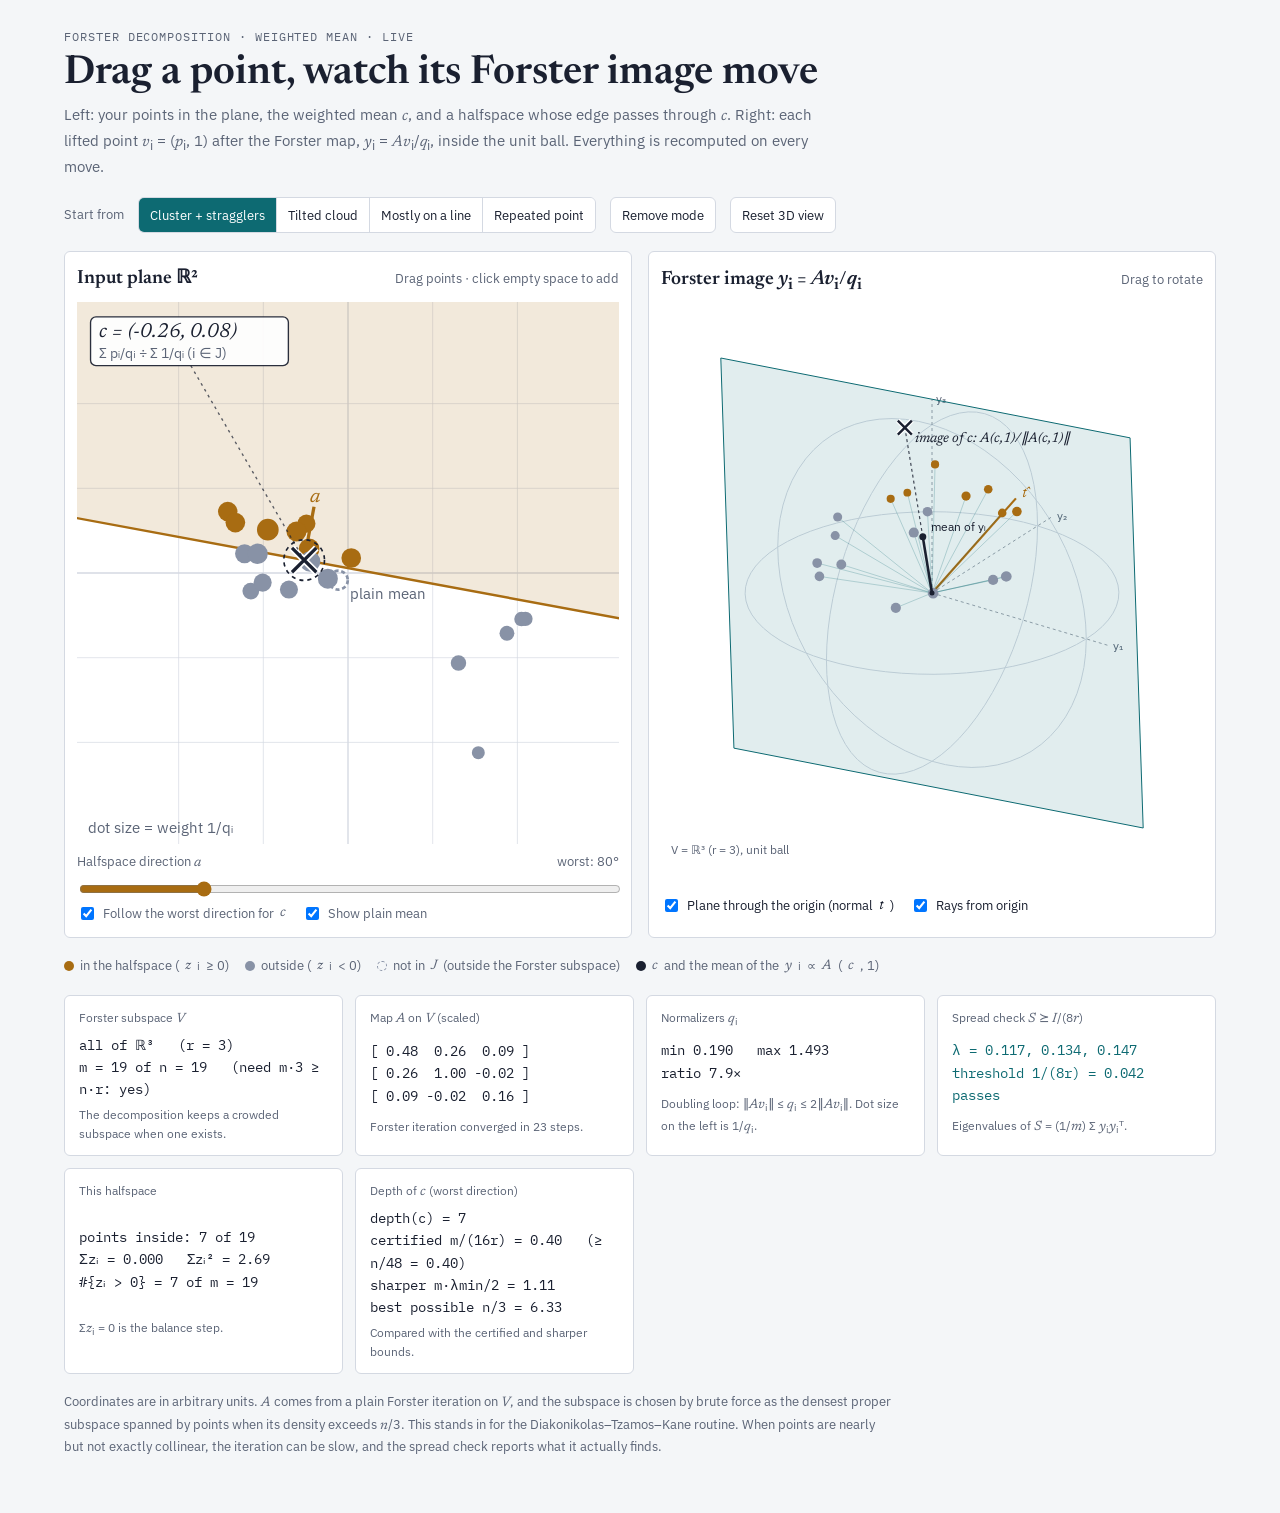
<file: centerpoint/playground.html>
<!doctype html>
<html lang="en">
<head>
<meta charset="utf-8">
<meta name="viewport" content="width=device-width, initial-scale=1">
<meta name="robots" content="noindex, nofollow">
<style>body{margin:0}</style>
</head>
<body>
<title>Forster Map Playground</title>
<meta name="claude:viewport-fit-sides" content="cover">
<link rel="preconnect" href="https://fonts.googleapis.com">
<link rel="preconnect" href="https://fonts.gstatic.com" crossorigin>
<link rel="stylesheet" href="https://fonts.googleapis.com/css2?family=Newsreader:ital,opsz,wght@0,6..72,400;0,6..72,600;1,6..72,400&family=IBM+Plex+Sans:wght@400;500;600&family=IBM+Plex+Mono:wght@400;500&display=swap">
<style>
/* Layout: two linked panels side by side (input plane | Forster image in 3D), readouts beneath; panels stack on phones */
:root {
  --bg: #F4F6F8;
  --surface: #FFFFFF;
  --ink: #1A2030;
  --muted: #5B6476;
  --line: #D4D9E2;
  --accent: #0D6A72;
  --accent-soft: #D3EAEA;
  --hs: #A86C12;
  --hs-soft: rgba(168, 108, 18, 0.15);
  --neg: #8892A6;
  --plane: rgba(13, 106, 114, 0.12);
  --bad: #B23A3A;
  --f-display: 'Newsreader', Georgia, 'Times New Roman', serif;
  --f-body: 'IBM Plex Sans', system-ui, -apple-system, 'Segoe UI', sans-serif;
  --f-mono: 'IBM Plex Mono', ui-monospace, Menlo, monospace;
}
@media (prefers-color-scheme: dark) {
  :root:not([data-theme="light"]) {
    --bg: #10141B; --surface: #171C26; --ink: #E5E8EE; --muted: #9AA3B4; --line: #2B3242;
    --accent: #52B9C0; --accent-soft: #163A3E; --hs: #E1A84C; --hs-soft: rgba(225, 168, 76, 0.16);
    --neg: #737D92; --plane: rgba(82, 185, 192, 0.13); --bad: #E07070; color-scheme: dark;
  }
}
:root[data-theme="dark"] {
  --bg: #10141B; --surface: #171C26; --ink: #E5E8EE; --muted: #9AA3B4; --line: #2B3242;
  --accent: #52B9C0; --accent-soft: #163A3E; --hs: #E1A84C; --hs-soft: rgba(225, 168, 76, 0.16);
  --neg: #737D92; --plane: rgba(82, 185, 192, 0.13); --bad: #E07070; color-scheme: dark;
}
* { box-sizing: border-box; }
body {
  background: var(--bg); color: var(--ink); font-family: var(--f-body); font-size: 15px; line-height: 1.55;
  padding-left: max(16px, env(safe-area-inset-left, 0px));
  padding-right: max(16px, env(safe-area-inset-right, 0px));
  padding-block: 28px 56px;
}
.wrap { max-width: 72rem; margin: 0 auto; display: grid; gap: 18px; }
header { display: grid; gap: 6px; max-width: 48rem; }
.eyebrow { font-family: var(--f-mono); font-size: 0.74rem; letter-spacing: 0.08em; text-transform: uppercase; color: var(--muted); }
h1 { font-family: var(--f-display); font-weight: 600; font-size: clamp(1.8rem, 4.2vw, 2.5rem); line-height: 1.12; margin: 0; text-wrap: balance; }
.lede { margin: 0; color: var(--muted); }
var { font-family: var(--f-display); font-style: italic; font-size: 1.07em; }

.toolbar { display: flex; flex-wrap: wrap; gap: 8px 14px; align-items: center; }
.seg { display: inline-flex; flex-wrap: wrap; border: 1px solid var(--line); border-radius: 6px; overflow: hidden; }
.seg button { font: inherit; font-size: 0.84rem; border: 0; border-right: 1px solid var(--line); background: var(--surface); color: var(--ink); padding: 7px 11px; cursor: pointer; }
.seg button:last-child { border-right: 0; }
.seg button[aria-pressed="true"] { background: var(--accent); color: var(--surface); }
.btn { font: inherit; font-size: 0.84rem; border: 1px solid var(--line); background: var(--surface); color: var(--ink); padding: 7px 11px; border-radius: 6px; cursor: pointer; }
.btn[aria-pressed="true"] { background: var(--hs); border-color: var(--hs); color: var(--surface); }
.btn:hover, .seg button:hover { border-color: var(--accent); }
button:focus-visible, input:focus-visible { outline: 2px solid var(--accent); outline-offset: 2px; }
.lbl { font-size: 0.8rem; color: var(--muted); }

.panels { display: grid; grid-template-columns: repeat(2, minmax(0, 1fr)); gap: 16px; }
@media (max-width: 820px) { .panels { grid-template-columns: 1fr; } }
.panel { background: var(--surface); border: 1px solid var(--line); border-radius: 6px; display: grid; gap: 8px; padding: 12px; min-width: 0; }
.panel-head { display: flex; justify-content: space-between; align-items: baseline; gap: 10px; flex-wrap: wrap; }
.panel-head h2 { font-family: var(--f-display); font-weight: 600; font-size: 1.2rem; margin: 0; }
.hint { font-size: 0.8rem; color: var(--muted); }
#plane2d { width: 100%; height: auto; aspect-ratio: 1 / 1; max-width: 100%; display: block; touch-action: none; cursor: crosshair; user-select: none; }
#view3d { width: 100%; aspect-ratio: 1 / 1; max-width: 100%; display: block; touch-action: none; cursor: grab; }
#view3d.dragging { cursor: grabbing; }
svg text { font-family: var(--f-body); font-size: 11px; fill: var(--muted); }

.controls { display: grid; gap: 4px; }
.controls label { font-size: 0.82rem; color: var(--muted); display: flex; justify-content: space-between; gap: 10px; }
input[type="range"] { width: 100%; accent-color: var(--hs); }
.checkrow { display: flex; flex-wrap: wrap; gap: 6px 16px; font-size: 0.84rem; }
.checkrow label { display: inline-flex; gap: 6px; align-items: center; cursor: pointer; }

.readouts { display: grid; grid-template-columns: repeat(auto-fit, minmax(14rem, 1fr)); gap: 12px; }
.card { background: var(--surface); border: 1px solid var(--line); border-radius: 6px; padding: 12px 14px; display: grid; gap: 4px; min-width: 0; }
.card .k { font-size: 0.78rem; color: var(--muted); }
.card .v { font-family: var(--f-mono); font-size: 0.9rem; font-variant-numeric: tabular-nums; white-space: pre-wrap; overflow-wrap: anywhere; }
.card .note { font-size: 0.78rem; color: var(--muted); }
.ok { color: var(--accent); } .badc { color: var(--bad); }
.legend { display: flex; flex-wrap: wrap; gap: 6px 16px; font-size: 0.8rem; color: var(--muted); }
.legend span { display: inline-flex; align-items: center; gap: 6px; }
.sw { width: 10px; height: 10px; border-radius: 50%; display: inline-block; }
footer { font-size: 0.8rem; color: var(--muted); max-width: 52rem; }
</style>

<div class="wrap">
  <header>
    <div class="eyebrow">Forster decomposition · weighted mean · live</div>
    <h1>Drag a point, watch its Forster image move</h1>
    <p class="lede">Left: your points in the plane, the weighted mean <var>c</var>, and a halfspace whose edge passes through <var>c</var>. Right: each lifted point <var>v</var><sub>i</sub> = (<var>p</var><sub>i</sub>, 1) after the Forster map, <var>y</var><sub>i</sub> = <var>A</var><var>v</var><sub>i</sub>/<var>q</var><sub>i</sub>, inside the unit ball. Everything is recomputed on every move.</p>
  </header>

  <div class="toolbar">
    <span class="lbl">Start from</span>
    <div class="seg" role="group" aria-label="Preset point sets">
      <button type="button" id="pre-strag" data-pre="strag" aria-pressed="true">Cluster + stragglers</button>
      <button type="button" id="pre-cloud" data-pre="cloud" aria-pressed="false">Tilted cloud</button>
      <button type="button" id="pre-line" data-pre="line" aria-pressed="false">Mostly on a line</button>
      <button type="button" id="pre-rep" data-pre="rep" aria-pressed="false">Repeated point</button>
    </div>
    <button type="button" class="btn" id="remove" aria-pressed="false">Remove mode</button>
    <button type="button" class="btn" id="resetview">Reset 3D view</button>
  </div>

  <div class="panels">
    <section class="panel" aria-label="Input points in the plane">
      <div class="panel-head"><h2>Input plane ℝ²</h2><span class="hint">Drag points · click empty space to add</span></div>
      <svg id="plane2d" viewBox="0 0 400 400" role="img" aria-label="Draggable points, the weighted mean c and a halfspace through c"></svg>
      <div class="controls">
        <label for="theta"><span>Halfspace direction <var>a</var></span><span id="theta-val" class="lbl">worst</span></label>
        <input type="range" id="theta" min="0" max="359" value="0" step="1">
        <div class="checkrow">
          <label><input type="checkbox" id="followworst" checked> Follow the worst direction for <var>c</var></label>
          <label><input type="checkbox" id="showmean" checked> Show plain mean</label>
        </div>
      </div>
    </section>
    <section class="panel" aria-label="Forster images in three dimensions">
      <div class="panel-head"><h2>Forster image <var>y</var><sub>i</sub> = <var>A</var><var>v</var><sub>i</sub>/<var>q</var><sub>i</sub></h2><span class="hint">Drag to rotate</span></div>
      <canvas id="view3d" aria-label="Rotatable 3D view of the normalized Forster images, the unit ball, the plane with normal t and the mean of the y_i"></canvas>
      <div class="checkrow">
        <label><input type="checkbox" id="showplane" checked> Plane through the origin (normal <var>t</var>)</label>
        <label><input type="checkbox" id="showrays" checked> Rays from origin</label>
      </div>
    </section>
  </div>

  <div class="legend">
    <span><i class="sw" style="background:var(--hs)"></i>in the halfspace (<var>z</var><sub>i</sub> ≥ 0)</span>
    <span><i class="sw" style="background:var(--neg)"></i>outside (<var>z</var><sub>i</sub> &lt; 0)</span>
    <span><i class="sw" style="border:1.5px dashed var(--neg)"></i>not in <var>J</var> (outside the Forster subspace)</span>
    <span><i class="sw" style="background:var(--ink)"></i><var>c</var> and the mean of the <var>y</var><sub>i</sub> ∝ <var>A</var>(<var>c</var>, 1)</span>
  </div>

  <div class="readouts">
    <div class="card"><div class="k">Forster subspace <var>V</var></div><div class="v" id="r-V">–</div><div class="note">The decomposition keeps a crowded subspace when one exists.</div></div>
    <div class="card"><div class="k">Map <var>A</var> on <var>V</var> (scaled)</div><div class="v" id="r-A">–</div><div class="note" id="r-conv">–</div></div>
    <div class="card"><div class="k">Normalizers <var>q</var><sub>i</sub></div><div class="v" id="r-q">–</div><div class="note">Doubling loop: ‖<var>A</var><var>v</var><sub>i</sub>‖ ≤ <var>q</var><sub>i</sub> ≤ 2‖<var>A</var><var>v</var><sub>i</sub>‖. Dot size on the left is 1/<var>q</var><sub>i</sub>.</div></div>
    <div class="card"><div class="k">Spread check <var>S</var> ⪰ <var>I</var>/(8<var>r</var>)</div><div class="v" id="r-S">–</div><div class="note">Eigenvalues of <var>S</var> = (1/<var>m</var>) Σ <var>y</var><sub>i</sub><var>y</var><sub>i</sub>ᵀ.</div></div>
    <div class="card"><div class="k">This halfspace</div><div class="v" id="r-hs">–</div><div class="note">Σ<var>z</var><sub>i</sub> = 0 is the balance step.</div></div>
    <div class="card"><div class="k">Depth of <var>c</var> (worst direction)</div><div class="v" id="r-depth">–</div><div class="note">Compared with the certified and sharper bounds.</div></div>
  </div>

  <footer>Coordinates are in arbitrary units. <var>A</var> comes from a plain Forster iteration on <var>V</var>, and the subspace is chosen by brute force as the densest proper subspace spanned by points when its density exceeds <var>n</var>/3. This stands in for the Diakonikolas–Tzamos–Kane routine. When points are nearly but not exactly collinear, the iteration can be slow, and the spread check reports what it actually finds.</footer>
</div>

<script>
(function () {
  "use strict";
  /* ============ small linear algebra (sizes 1..3) ============ */
  function zeros(r, c) { var M = []; for (var i = 0; i < r; i++) { M.push(new Array(c).fill(0)); } return M; }
  function eye(r) { var M = zeros(r, r); for (var i = 0; i < r; i++) M[i][i] = 1; return M; }
  function mm(A, B) { var r = A.length, k = B.length, c = B[0].length, C = zeros(r, c);
    for (var i = 0; i < r; i++) for (var j = 0; j < c; j++) { var s = 0; for (var t = 0; t < k; t++) s += A[i][t] * B[t][j]; C[i][j] = s; } return C; }
  function mv(A, x) { return A.map(function (row) { var s = 0; for (var i = 0; i < x.length; i++) s += row[i] * x[i]; return s; }); }
  function tr(A) { return A[0].map(function (_, j) { return A.map(function (r) { return r[j]; }); }); }
  function dot(a, b) { var s = 0; for (var i = 0; i < a.length; i++) s += a[i] * b[i]; return s; }
  function nrm(a) { return Math.sqrt(dot(a, a)); }
  function jacobi(M) {
    var n = M.length, a = M.map(function (r) { return r.slice(); }), v = eye(n);
    for (var sweep = 0; sweep < 80; sweep++) {
      var off = 0; for (var p = 0; p < n; p++) for (var q = p + 1; q < n; q++) off += a[p][q] * a[p][q];
      if (off < 1e-26) break;
      for (p = 0; p < n; p++) for (q = p + 1; q < n; q++) {
        if (Math.abs(a[p][q]) < 1e-300) continue;
        var th = (a[q][q] - a[p][p]) / (2 * a[p][q]);
        var t = (th >= 0 ? 1 : -1) / (Math.abs(th) + Math.sqrt(th * th + 1)), c = 1 / Math.sqrt(t * t + 1), s = t * c, k, x, y;
        for (k = 0; k < n; k++) { x = a[k][p]; y = a[k][q]; a[k][p] = c * x - s * y; a[k][q] = s * x + c * y; }
        for (k = 0; k < n; k++) { x = a[p][k]; y = a[q][k]; a[p][k] = c * x - s * y; a[q][k] = s * x + c * y; }
        for (k = 0; k < n; k++) { x = v[k][p]; y = v[k][q]; v[k][p] = c * x - s * y; v[k][q] = s * x + c * y; }
      }
    }
    return { vals: a.map(function (r, i) { return r[i]; }), vecs: v };
  }
  function symPow(M, pw) {
    var E = jacobi(M), n = M.length, D = zeros(n, n);
    for (var i = 0; i < n; i++) D[i][i] = Math.pow(Math.max(E.vals[i], 1e-300), pw);
    return mm(mm(E.vecs, D), tr(E.vecs));
  }
  function inv(M) {
    var n = M.length, A = M.map(function (r, i) { return r.concat(eye(n)[i]); });
    for (var c = 0; c < n; c++) {
      var p = c; for (var i = c + 1; i < n; i++) if (Math.abs(A[i][c]) > Math.abs(A[p][c])) p = i;
      var tmp = A[c]; A[c] = A[p]; A[p] = tmp;
      var piv = A[c][c]; if (Math.abs(piv) < 1e-300) return null;
      for (var j = 0; j < 2 * n; j++) A[c][j] /= piv;
      for (i = 0; i < n; i++) if (i !== c) { var f = A[i][c]; for (j = 0; j < 2 * n; j++) A[i][j] -= f * A[c][j]; }
    }
    return A.map(function (r) { return r.slice(n); });
  }

  /* ============ data and presets ============ */
  function mulberry(seed) { return function () { seed |= 0; seed = seed + 0x6D2B79F5 | 0; var t = Math.imul(seed ^ seed >>> 15, 1 | seed); t = t + Math.imul(t ^ t >>> 7, 61 | t) ^ t; return ((t ^ t >>> 14) >>> 0) / 4294967296; }; }
  function gauss(r) { var u = 0; while (u === 0) u = r(); return Math.sqrt(-2 * Math.log(u)) * Math.cos(2 * Math.PI * r()); }
  function preset(kind) {
    var r = mulberry(7), P = [], i;
    if (kind === "cloud") {
      for (i = 0; i < 18; i++) { var x = 0.55 * gauss(r), y = 0.2 * gauss(r); P.push([x * 0.85 - y * 0.53, x * 0.53 + y * 0.85]); }
    } else if (kind === "line") {
      for (i = 0; i < 12; i++) { var s = -1.1 + 2.2 * r(); P.push([s, 0.4 * s - 0.2]); }
      P.push([-0.6, 0.8], [0.5, -0.9], [0.9, 0.7]);
    } else if (kind === "rep") {
      for (i = 0; i < 9; i++) P.push([0.3, -0.2]);
      for (i = 0; i < 7; i++) P.push([1.1 * (2 * r() - 1), 1.1 * (2 * r() - 1)]);
    } else {
      for (i = 0; i < 14; i++) P.push([-0.45 + 0.17 * gauss(r), 0.1 + 0.17 * gauss(r)]);
      for (i = 0; i < 5; i++) P.push([0.5 + 0.8 * r(), -1.1 + 0.9 * r()]);
    }
    return P.map(function (p) { return [Math.max(-1.4, Math.min(1.4, p[0])), Math.max(-1.4, Math.min(1.4, p[1]))]; });
  }

  /* ============ Forster decomposition (brute force for d = 2) ============ */
  var TOL = 1e-9;
  function samePt(a, b) { return Math.abs(a[0] - b[0]) < TOL && Math.abs(a[1] - b[1]) < TOL; }
  function collinear(a, b, p) { return Math.abs((b[0] - a[0]) * (p[1] - a[1]) - (b[1] - a[1]) * (p[0] - a[0])) < TOL * (1 + Math.abs(b[0] - a[0]) + Math.abs(b[1] - a[1])); }
  function chooseSubspace(P) {
    var n = P.length, best = { r: 3, members: P.map(function (_, i) { return i; }), dens: n / 3, basisIdx: null };
    // dimension 1: identical points (their lifts are parallel)
    function scan1(idxs) {
      var out = null;
      idxs.forEach(function (i) {
        var mem = idxs.filter(function (j) { return samePt(P[i], P[j]); });
        if (!out || mem.length > out.members.length) out = { r: 1, members: mem, dens: mem.length, basisIdx: [i] };
      });
      return out;
    }
    var line = null;
    for (var i = 0; i < n; i++) for (var j = i + 1; j < n; j++) {
      if (samePt(P[i], P[j])) continue;
      var mem = []; for (var k = 0; k < n; k++) if (collinear(P[i], P[j], P[k])) mem.push(k);
      if (!line || mem.length > line.members.length) line = { r: 2, members: mem, dens: mem.length / 2, basisIdx: [i, j] };
    }
    var pt = scan1(P.map(function (_, i) { return i; }));
    var cands = [pt, line].filter(Boolean).filter(function (c) { return c.dens > n / 3 + 1e-12; });
    if (cands.length) {
      cands.sort(function (a, b) { return b.dens - a.dens || a.r - b.r; });
      best = cands[0];
      if (best.r === 2) {   // recurse inside the line: a repeated point holding more than half of it
        var inner = scan1(best.members);
        if (inner && inner.members.length > best.members.length / 2 + 1e-12) best = inner;
      }
    }
    var B;
    if (best.r === 3) B = eye(3);
    else B = tr(best.basisIdx.map(function (i) { return [P[i][0], P[i][1], 1]; }));   // 3 x r
    return { r: best.r, J: best.members, B: B };
  }
  function coordsIn(B, v) {   // least squares coordinates of v in span(B)
    var Bt = tr(B), G = mm(Bt, B), Gi = inv(G);
    return mv(Gi, mv(Bt, v));
  }
  function forster(Z) {
    var m = Z.length, r = Z[0].length, A = eye(r), it, conv = false, dev = 0;
    if (r === 1) return { A: [[1]], it: 0, conv: true, dev: 0 };
    for (it = 0; it < 3000; it++) {
      var M = zeros(r, r);
      Z.forEach(function (z) { var w = mv(A, z), s = nrm(w); for (var a = 0; a < r; a++) for (var b = 0; b < r; b++) M[a][b] += r * w[a] * w[b] / (s * s * m); });
      var ev = jacobi(M).vals; dev = Math.max.apply(null, ev.map(function (x) { return Math.abs(x - 1); }));
      if (dev < 1e-6) { conv = true; break; }
      A = mm(symPow(M, -0.5), A);
      var f = Math.sqrt(A.reduce(function (s, row) { return s + dot(row, row); }, 0)); A = A.map(function (row) { return row.map(function (x) { return x / f; }); });
    }
    A = symPow(mm(tr(A), A), 0.5);   // symmetric polar factor: same norms and spectrum
    return { A: A, it: it, conv: conv, dev: dev };
  }

  /* ============ full pipeline ============ */
  function compute(P) {
    var n = P.length, dec = chooseSubspace(P), r = dec.r, J = dec.J, m = J.length;
    var V = P.map(function (p) { return [p[0], p[1], 1]; });
    var Z = J.map(function (i) { return coordsIn(dec.B, V[i]); });
    var F = forster(Z), A = F.A;
    var W = Z.map(function (z) { return mv(A, z); });
    var q = W.map(function (w) { var qq = Math.max.apply(null, w.map(Math.abs)), s = dot(w, w); while (qq * qq < s) qq *= 2; return qq; });
    var Y = W.map(function (w, k) { return w.map(function (x) { return x / q[k]; }); });
    var S = zeros(r, r); Y.forEach(function (y) { for (var a = 0; a < r; a++) for (var b = 0; b < r; b++) S[a][b] += y[a] * y[b] / m; });
    var lam = jacobi(S).vals.slice().sort(function (a, b) { return a - b; });
    var Wsum = 0, c = [0, 0];
    J.forEach(function (i, k) { Wsum += 1 / q[k]; c[0] += P[i][0] / q[k]; c[1] += P[i][1] / q[k]; });
    c = [c[0] / Wsum, c[1] / Wsum];
    var mean = [0, 0]; P.forEach(function (p) { mean[0] += p[0] / n; mean[1] += p[1] / n; });
    var ybar = zeros(1, r)[0]; Y.forEach(function (y) { for (var a = 0; a < r; a++) ybar[a] += y[a] / m; });
    var AinvT = tr(inv(A));
    return { n: n, r: r, J: J, inJ: P.map(function (_, i) { return J.indexOf(i) >= 0; }), B: dec.B, A: A, F: F, q: q, Y: Y, S: S, lam: lam, c: c, mean: mean, ybar: ybar, AinvT: AinvT };
  }
  function countAt(P, c, th) {
    var a = [Math.cos(th), Math.sin(th)], k = 0;
    P.forEach(function (p) { if (a[0] * (p[0] - c[0]) + a[1] * (p[1] - c[1]) >= -1e-12) k++; });
    return k;
  }
  function depthOf(P, c) {
    var crit = [];
    P.forEach(function (p) { var dx = p[0] - c[0], dy = p[1] - c[1]; if (dx * dx + dy * dy < 1e-24) return; var ph = Math.atan2(dy, dx); crit.push(ph + Math.PI / 2, ph - Math.PI / 2); });
    if (!crit.length) return { depth: P.length, th: 0 };
    crit = crit.map(function (x) { x %= 2 * Math.PI; return x < 0 ? x + 2 * Math.PI : x; }).sort(function (a, b) { return a - b; });
    var best = P.length + 1, bth = 0;
    for (var i = 0; i < crit.length; i++) {
      var a0 = crit[i], a1 = i + 1 < crit.length ? crit[i + 1] : crit[0] + 2 * Math.PI;
      if (a1 - a0 < 1e-12) continue;
      var k = countAt(P, c, (a0 + a1) / 2); if (k < best) { best = k; bth = (a0 + a1) / 2; }
    }
    return { depth: best, th: bth };
  }

  /* ============ state ============ */
  var P = preset("strag"), R = null, hover = -1, removeMode = false;
  var view = { yaw: -0.6, pitch: 0.45 };
  var colors = {};
  function readColors() { var cs = getComputedStyle(document.documentElement); ["ink", "muted", "line", "accent", "accent-soft", "hs", "hs-soft", "neg", "plane", "surface", "bad"].forEach(function (k) { colors[k] = cs.getPropertyValue("--" + k).trim(); }); }

  /* ============ left panel (SVG) ============ */
  var svg = document.getElementById("plane2d"), NS = "http://www.w3.org/2000/svg";
  var SZ = 400, SC = SZ / 3.2;
  function X(x) { return SZ / 2 + SC * x; } function Yp(y) { return SZ / 2 - SC * y; }
  function invX(px) { return (px - SZ / 2) / SC; } function invY(py) { return (SZ / 2 - py) / SC; }
  function el(tag, at, parent, txt) { var e = document.createElementNS(NS, tag); for (var k in at) e.setAttribute(k, at[k]); if (txt != null) e.textContent = txt; if (parent) parent.appendChild(e); return e; }

  function currentTheta(dep) {
    if (document.getElementById("followworst").checked) return dep.th;
    return +document.getElementById("theta").value * Math.PI / 180;
  }

  function drawLeft(st) {
    while (svg.firstChild) svg.removeChild(svg.firstChild);
    var c = R.c, a = [Math.cos(st.th), Math.sin(st.th)], u = [-a[1], a[0]], L = 6;
    // grid
    for (var g = -1; g <= 1; g += 0.5) {
      el("line", { x1: X(g), y1: 0, x2: X(g), y2: SZ, stroke: colors.line, "stroke-width": g === 0 ? 1 : 0.5 }, svg);
      el("line", { x1: 0, y1: Yp(g), x2: SZ, y2: Yp(g), stroke: colors.line, "stroke-width": g === 0 ? 1 : 0.5 }, svg);
    }
    var poly = [[c[0] + L * u[0], c[1] + L * u[1]], [c[0] + L * u[0] + 2 * L * a[0], c[1] + L * u[1] + 2 * L * a[1]], [c[0] - L * u[0] + 2 * L * a[0], c[1] - L * u[1] + 2 * L * a[1]], [c[0] - L * u[0], c[1] - L * u[1]]];
    el("polygon", { points: poly.map(function (p) { return X(p[0]) + "," + Yp(p[1]); }).join(" "), fill: colors["hs-soft"] }, svg);
    el("line", { x1: X(c[0] - L * u[0]), y1: Yp(c[1] - L * u[1]), x2: X(c[0] + L * u[0]), y2: Yp(c[1] + L * u[1]), stroke: colors.hs, "stroke-width": 1.8 }, svg);
    el("line", { x1: X(c[0]), y1: Yp(c[1]), x2: X(c[0] + 0.32 * a[0]), y2: Yp(c[1] + 0.32 * a[1]), stroke: colors.hs, "stroke-width": 2.4 }, svg);
    el("text", { x: X(c[0] + 0.38 * a[0]) - 4, y: Yp(c[1] + 0.38 * a[1]) + 4, style: "font-family:var(--f-display);font-style:italic;font-size:15px;fill:" + colors.hs }, svg, "a");
    if (document.getElementById("showmean").checked) {
      el("circle", { cx: X(R.mean[0]), cy: Yp(R.mean[1]), r: 7, fill: "none", stroke: colors.neg, "stroke-width": 2, "stroke-dasharray": "3 2" }, svg);
      el("text", { x: X(R.mean[0]) + 9, y: Yp(R.mean[1]) + 14 }, svg, "plain mean");
    }
    var qmin = Infinity; R.q.forEach(function (x) { qmin = Math.min(qmin, x); });
    P.forEach(function (p, i) {
      var inside = a[0] * (p[0] - c[0]) + a[1] * (p[1] - c[1]) >= -1e-12;
      var k = R.J.indexOf(i), rad = k >= 0 ? 3 + 5 * Math.sqrt(qmin / R.q[k]) : 5;
      var g = el("g", { "data-i": i, style: "cursor:" + (removeMode ? "not-allowed" : "grab") }, svg);
      el("circle", { cx: X(p[0]), cy: Yp(p[1]), r: 14, fill: "transparent" }, g);   // touch target
      if (k >= 0) el("circle", { cx: X(p[0]), cy: Yp(p[1]), r: rad, fill: inside ? colors.hs : colors.neg, stroke: i === hover ? colors.ink : "none", "stroke-width": 2 }, g);
      else el("circle", { cx: X(p[0]), cy: Yp(p[1]), r: 5, fill: colors.surface, stroke: inside ? colors.hs : colors.neg, "stroke-width": 1.5, "stroke-dasharray": "2 2" }, g);
    });
    var cs = 9; var cx = X(c[0]), cy = Yp(c[1]);
    el("circle", { cx: cx, cy: cy, r: 15, fill: "none", stroke: colors.ink, "stroke-width": 1.2, "stroke-dasharray": "3 3" }, svg);
    el("path", { d: "M" + (cx - cs) + " " + (cy - cs) + "L" + (cx + cs) + " " + (cy + cs) + "M" + (cx - cs) + " " + (cy + cs) + "L" + (cx + cs) + " " + (cy - cs), stroke: colors.surface, "stroke-width": 5 }, svg);
    el("path", { d: "M" + (cx - cs) + " " + (cy - cs) + "L" + (cx + cs) + " " + (cy + cs) + "M" + (cx - cs) + " " + (cy + cs) + "L" + (cx + cs) + " " + (cy - cs), stroke: colors.ink, "stroke-width": 2.4 }, svg);
    var lx = 14, ly = 26;
    el("line", { x1: lx + 70, y1: ly + 21, x2: cx, y2: cy, stroke: colors.ink, "stroke-width": 1, "stroke-dasharray": "2 3", opacity: 0.7 }, svg);
    el("rect", { x: lx - 4, y: ly - 15, width: 146, height: 36, rx: 4, fill: colors.surface, stroke: colors.ink, "stroke-width": 1, opacity: 0.92 }, svg);
    el("text", { x: lx + 2, y: ly, style: "font-family:var(--f-display);font-style:italic;font-size:15px;fill:" + colors.ink }, svg, "c = (" + c[0].toFixed(2) + ", " + c[1].toFixed(2) + ")");
    el("text", { x: lx + 2, y: ly + 15, style: "font-size:10.5px;fill:" + colors.muted }, svg, "Σ pᵢ/qᵢ ÷ Σ 1/qᵢ  (i ∈ J)");
    el("text", { x: 8, y: SZ - 8 }, svg, "dot size = weight 1/qᵢ");
  }

  /* ============ right panel (canvas 3D) ============ */
  var cv = document.getElementById("view3d"), ctx = cv.getContext("2d");
  function embed(y) { return [y[0] || 0, y[1] || 0, y[2] || 0]; }
  function drawRight(st) {
    var dpr = window.devicePixelRatio || 1, w = cv.clientWidth, h = cv.clientHeight || w;
    if (cv.width !== Math.round(w * dpr) || cv.height !== Math.round(h * dpr)) { cv.width = Math.round(w * dpr); cv.height = Math.round(h * dpr); }
    ctx.setTransform(dpr, 0, 0, dpr, 0, 0); ctx.clearRect(0, 0, w, h);
    var S3 = Math.min(w, h) / 2.9, cx0 = w / 2, cy0 = h / 2;
    var cyw = Math.cos(view.yaw), syw = Math.sin(view.yaw), cp = Math.cos(view.pitch), sp = Math.sin(view.pitch);
    function proj(p) {
      var x = p[0] * cyw - p[1] * syw, y = p[0] * syw + p[1] * cyw, z = p[2];
      var y2 = y * cp - z * sp, z2 = y * sp + z * cp;
      return { x: cx0 + S3 * x, y: cy0 - S3 * z2, d: -y2 };
    }
    function seg(a, b, col, lw, alpha, dash) { var A = proj(a), B = proj(b); ctx.globalAlpha = alpha == null ? 1 : alpha; ctx.strokeStyle = col; ctx.lineWidth = lw; ctx.setLineDash(dash || []); ctx.beginPath(); ctx.moveTo(A.x, A.y); ctx.lineTo(B.x, B.y); ctx.stroke(); ctx.setLineDash([]); ctx.globalAlpha = 1; }
    function label(p, t, col, dx, dy, font) { var s = proj(p); ctx.fillStyle = col; ctx.font = font || "12px 'IBM Plex Sans', system-ui, sans-serif"; ctx.fillText(t, s.x + (dx || 0), s.y + (dy || 0)); }
    // unit sphere: three great circles
    [[0, 1], [0, 2], [1, 2]].forEach(function (ax) {
      ctx.strokeStyle = colors.line; ctx.lineWidth = 1; ctx.beginPath();
      for (var k = 0; k <= 72; k++) { var t = k / 72 * 2 * Math.PI, p = [0, 0, 0]; p[ax[0]] = Math.cos(t); p[ax[1]] = Math.sin(t); var s = proj(p); if (k) ctx.lineTo(s.x, s.y); else ctx.moveTo(s.x, s.y); }
      ctx.stroke();
    });
    // axes
    ["y₁", "y₂", "y₃"].forEach(function (nm, k) { if (k >= R.r) return; var e = [0, 0, 0]; e[k] = 1.15; seg([0, 0, 0], e, colors.muted, 1, 0.6, [3, 3]); label(e, nm, colors.muted, 4, 4); });
    // plane through origin with normal t (in r-space)
    var that = st.that3;
    if (document.getElementById("showplane").checked && that && R.r >= 2) {
      var n3 = that, up = Math.abs(n3[2]) < 0.9 ? [0, 0, 1] : [1, 0, 0];
      var b1 = [n3[1] * up[2] - n3[2] * up[1], n3[2] * up[0] - n3[0] * up[2], n3[0] * up[1] - n3[1] * up[0]], bl = nrm(b1); b1 = b1.map(function (x) { return x / bl; });
      var b2 = [n3[1] * b1[2] - n3[2] * b1[1], n3[2] * b1[0] - n3[0] * b1[2], n3[0] * b1[1] - n3[1] * b1[0]];
      var Rr = 1.2, corners = [[1, 1], [-1, 1], [-1, -1], [1, -1]].map(function (s) { return [0, 1, 2].map(function (k) { return Rr * (s[0] * b1[k] + s[1] * b2[k]); }); });
      if (R.r === 2) corners = [[1.2, 0, 0], [-1.2, 0, 0]].map(function () { return null; });
      if (R.r === 3) {
        ctx.beginPath(); corners.forEach(function (p, k) { var s = proj(p); if (k) ctx.lineTo(s.x, s.y); else ctx.moveTo(s.x, s.y); }); ctx.closePath();
        ctx.fillStyle = colors.plane; ctx.fill(); ctx.strokeStyle = colors.accent; ctx.lineWidth = 1; ctx.stroke();
      }
    }
    if (that && R.r >= 2) {
      if (R.r === 2) {   // in a 2D subspace the "plane" is the line perpendicular to t
        var pr = [-that[1], that[0], 0];
        seg(pr.map(function (x) { return -1.2 * x; }), pr.map(function (x) { return 1.2 * x; }), colors.accent, 1.5, 0.9);
      }
      seg([0, 0, 0], that.map(function (x) { return 1.1 * x; }), colors.hs, 2.2, 1);
      label(that.map(function (x) { return 1.16 * x; }), "t̂", colors.hs, 2, 4, "italic 15px 'Newsreader', Georgia, serif");
    }
    // rays and points sorted by depth
    var pts = R.Y.map(function (y, k) { return { k: k, i: R.J[k], p: embed(y) }; });
    var order = pts.map(function (o) { o.s = proj(o.p); return o; }).sort(function (a, b) { return a.s.d - b.s.d; });
    if (document.getElementById("showrays").checked) order.forEach(function (o) { seg([0, 0, 0], o.p, colors.accent, 0.8, 0.3); });
    order.forEach(function (o) {
      var col = st.z[o.k] >= -1e-12 ? colors.hs : colors.neg, rad = 4.5 + 1.2 * Math.max(-1, Math.min(1, o.s.d));
      ctx.fillStyle = col; ctx.beginPath(); ctx.arc(o.s.x, o.s.y, rad, 0, 7); ctx.fill();
      if (o.i === hover) { ctx.strokeStyle = colors.ink; ctx.lineWidth = 2; ctx.beginPath(); ctx.arc(o.s.x, o.s.y, rad + 4, 0, 7); ctx.stroke(); label(o.p, "y" + sub(o.i + 1) + "  (q = " + R.q[o.k].toFixed(2) + ")", colors.ink, rad + 6, 4); }
    });
    // mean of y  (∝ A(c,1))
    var yb = embed(R.ybar);
    seg([0, 0, 0], yb, colors.ink, 2.6, 1);
    var ys = proj(yb); ctx.fillStyle = colors.ink; ctx.beginPath(); ctx.arc(ys.x, ys.y, 3.5, 0, 7); ctx.fill();
    label(yb, "mean of yᵢ", colors.ink, 8, -6);
    var ycn = nrm(yb);
    if (ycn > 1e-12) {
      var cImg = yb.map(function (x) { return x / ycn; });
      seg(yb, cImg, colors.ink, 1.2, 0.8, [3, 3]);
      var cS = proj(cImg), k2 = 7;
      ctx.strokeStyle = colors.surface; ctx.lineWidth = 5; ctx.beginPath(); ctx.moveTo(cS.x - k2, cS.y - k2); ctx.lineTo(cS.x + k2, cS.y + k2); ctx.moveTo(cS.x - k2, cS.y + k2); ctx.lineTo(cS.x + k2, cS.y - k2); ctx.stroke();
      ctx.strokeStyle = colors.ink; ctx.lineWidth = 2.4; ctx.stroke();
      label(cImg, "image of c: A(c,1)/‖A(c,1)‖", colors.ink, 10, 14, "italic 14px 'Newsreader', Georgia, serif");
    }
    var o = proj([0, 0, 0]); ctx.fillStyle = colors.ink; ctx.beginPath(); ctx.arc(o.x, o.y, 2.5, 0, 7); ctx.fill();
    ctx.fillStyle = colors.muted; ctx.font = "12px 'IBM Plex Sans', system-ui, sans-serif";
    ctx.fillText(R.r === 3 ? "V = ℝ³ (r = 3), unit ball" : "V has dimension r = " + R.r + "; shown in its own coordinates", 10, h - 10);
  }
  function sub(n) { return String(n).split("").map(function (d) { return "₀₁₂₃₄₅₆₇₈₉"[+d]; }).join(""); }

  /* ============ readouts ============ */
  function fmtM(M) { var s = 0; M.forEach(function (r) { r.forEach(function (x) { s = Math.max(s, Math.abs(x)); }); }); return M.map(function (r) { return "[" + r.map(function (x) { var v = (x / s).toFixed(2); return (v[0] === "-" ? "" : " ") + v; }).join(" ") + " ]"; }).join("\n"); }
  function readouts(st) {
    var n = R.n, r = R.r, m = R.J.length, gamma = 1 / (8 * r);
    var vtxt = r === 3 ? "all of ℝ³   (r = 3)" : r === 2 ? "a plane through the origin\n(the lift of a line in ℝ²)   r = 2" : "a line through the origin\n(the lift of a repeated point)   r = 1";
    document.getElementById("r-V").textContent = vtxt + "\nm = " + m + " of n = " + n + "   (need m·3 ≥ n·r: " + (m * 3 >= n * r ? "yes" : "no") + ")";
    document.getElementById("r-A").textContent = fmtM(R.A);
    document.getElementById("r-conv").textContent = R.F.conv ? "Forster iteration converged in " + R.F.it + " steps." : "Not fully converged after " + R.F.it + " steps (largest deviation " + R.F.dev.toFixed(3) + "). Points are nearly, but not exactly, degenerate.";
    var qs = R.q.slice().sort(function (a, b) { return a - b; });
    document.getElementById("r-q").textContent = "min " + qs[0].toFixed(3) + "   max " + qs[qs.length - 1].toFixed(3) + "\nratio " + (qs[qs.length - 1] / qs[0]).toFixed(1) + "×";
    var pass = R.lam[0] >= gamma - 1e-12;
    var sEl = document.getElementById("r-S");
    sEl.textContent = "λ = " + R.lam.map(function (x) { return x.toFixed(3); }).join(", ") + "\nthreshold 1/(8r) = " + gamma.toFixed(3) + "   " + (pass ? "passes" : "fails");
    sEl.className = "v " + (pass ? "ok" : "badc");
    var cnt = countAt(P, R.c, st.th);
    document.getElementById("r-hs").textContent = "points inside: " + cnt + " of " + n + "\nΣzᵢ = " + (Math.abs(st.sumz) < 5e-10 ? "0.000" : st.sumz.toFixed(3)) + "   Σzᵢ² = " + st.sumsq.toFixed(2) + "\n#{zᵢ > 0} = " + st.npos + " of m = " + m;
    document.getElementById("r-depth").textContent = "depth(c) = " + st.dep.depth + "\ncertified m/(16r) = " + (m / (16 * r)).toFixed(2) + "   (≥ n/48 = " + (n / 48).toFixed(2) + ")\nsharper m·λmin/2 = " + (m * R.lam[0] / 2).toFixed(2) + "\nbest possible n/3 = " + (n / 3).toFixed(2);
    document.getElementById("theta-val").textContent = document.getElementById("followworst").checked ? "worst: " + Math.round(((st.th * 180 / Math.PI) % 360 + 360) % 360) + "°" : document.getElementById("theta").value + "°";
  }

  /* ============ render ============ */
  function render() {
    readColors();
    R = compute(P);
    var dep = depthOf(P, R.c), th = currentTheta(dep);
    if (document.getElementById("followworst").checked) document.getElementById("theta").value = Math.round(((th * 180 / Math.PI) % 360 + 360) % 360) % 360;
    var a = [Math.cos(th), Math.sin(th)], h = [a[0], a[1], -(a[0] * R.c[0] + a[1] * R.c[1])];
    var hV = mv(tr(R.B), h), t = mv(R.AinvT, hV), tn = nrm(t);
    var that = tn > 1e-14 ? t.map(function (x) { return x / tn; }) : null;
    var z = R.Y.map(function (y) { return that ? dot(that, y) : 0; });
    var sumz = z.reduce(function (s, x) { return s + x; }, 0), sumsq = z.reduce(function (s, x) { return s + x * x; }, 0), npos = z.filter(function (x) { return x > 1e-12; }).length;
    var st = { th: th, dep: dep, z: z, that3: that ? embed(that) : null, sumz: sumz, sumsq: sumsq, npos: npos };
    drawLeft(st); drawRight(st); readouts(st);
  }

  /* ============ interaction: left ============ */
  var drag = -1;
  function svgPt(ev) { var r = svg.getBoundingClientRect(); return [(ev.clientX - r.left) / r.width * SZ, (ev.clientY - r.top) / r.height * SZ]; }
  function clamp(v) { return Math.max(-1.55, Math.min(1.55, v)); }
  svg.addEventListener("pointerdown", function (ev) {
    var g = ev.target.closest && ev.target.closest("g[data-i]");
    if (g) {
      var i = +g.getAttribute("data-i");
      if (removeMode) { if (P.length > 4) { P.splice(i, 1); hover = -1; render(); } return; }
      drag = i; svg.setPointerCapture(ev.pointerId); ev.preventDefault();
    } else if (!removeMode) {
      var s = svgPt(ev); P.push([clamp(invX(s[0])), clamp(invY(s[1]))]); render();
    }
  });
  svg.addEventListener("pointermove", function (ev) {
    if (drag >= 0) { var s = svgPt(ev); P[drag] = [clamp(invX(s[0])), clamp(invY(s[1]))]; hover = drag; render(); return; }
    var g = ev.target.closest && ev.target.closest("g[data-i]"), hv = g ? +g.getAttribute("data-i") : -1;
    if (hv !== hover) { hover = hv; render(); }
  });
  function endDrag() { drag = -1; }
  svg.addEventListener("pointerup", endDrag); svg.addEventListener("pointercancel", endDrag);
  svg.addEventListener("pointerleave", function () { if (drag < 0 && hover !== -1) { hover = -1; render(); } });

  /* ============ interaction: right (rotate) ============ */
  var rot = null;
  cv.addEventListener("pointerdown", function (ev) { rot = { x: ev.clientX, y: ev.clientY, yaw: view.yaw, pitch: view.pitch }; cv.setPointerCapture(ev.pointerId); cv.classList.add("dragging"); });
  cv.addEventListener("pointermove", function (ev) { if (!rot) return; view.yaw = rot.yaw + (ev.clientX - rot.x) * 0.01; view.pitch = Math.max(-1.5, Math.min(1.5, rot.pitch + (ev.clientY - rot.y) * 0.01)); render(); });
  function endRot() { rot = null; cv.classList.remove("dragging"); }
  cv.addEventListener("pointerup", endRot); cv.addEventListener("pointercancel", endRot);

  /* ============ controls ============ */
  document.querySelectorAll("[data-pre]").forEach(function (b) {
    b.addEventListener("click", function () {
      P = preset(b.getAttribute("data-pre"));
      document.querySelectorAll("[data-pre]").forEach(function (x) { x.setAttribute("aria-pressed", String(x === b)); });
      render();
    });
  });
  document.getElementById("remove").addEventListener("click", function () { removeMode = !removeMode; this.setAttribute("aria-pressed", String(removeMode)); this.textContent = removeMode ? "Remove mode: tap a point" : "Remove mode"; render(); });
  document.getElementById("resetview").addEventListener("click", function () { view.yaw = -0.6; view.pitch = 0.45; render(); });
  document.getElementById("theta").addEventListener("input", function () { document.getElementById("followworst").checked = false; render(); });
  ["followworst", "showmean", "showplane", "showrays"].forEach(function (id) { document.getElementById(id).addEventListener("change", render); });
  window.addEventListener("resize", render);
  if (window.matchMedia) { var mq = window.matchMedia("(prefers-color-scheme: dark)"); if (mq.addEventListener) mq.addEventListener("change", render); }
  render();
})();
</script>
</body>
</html>
</file>
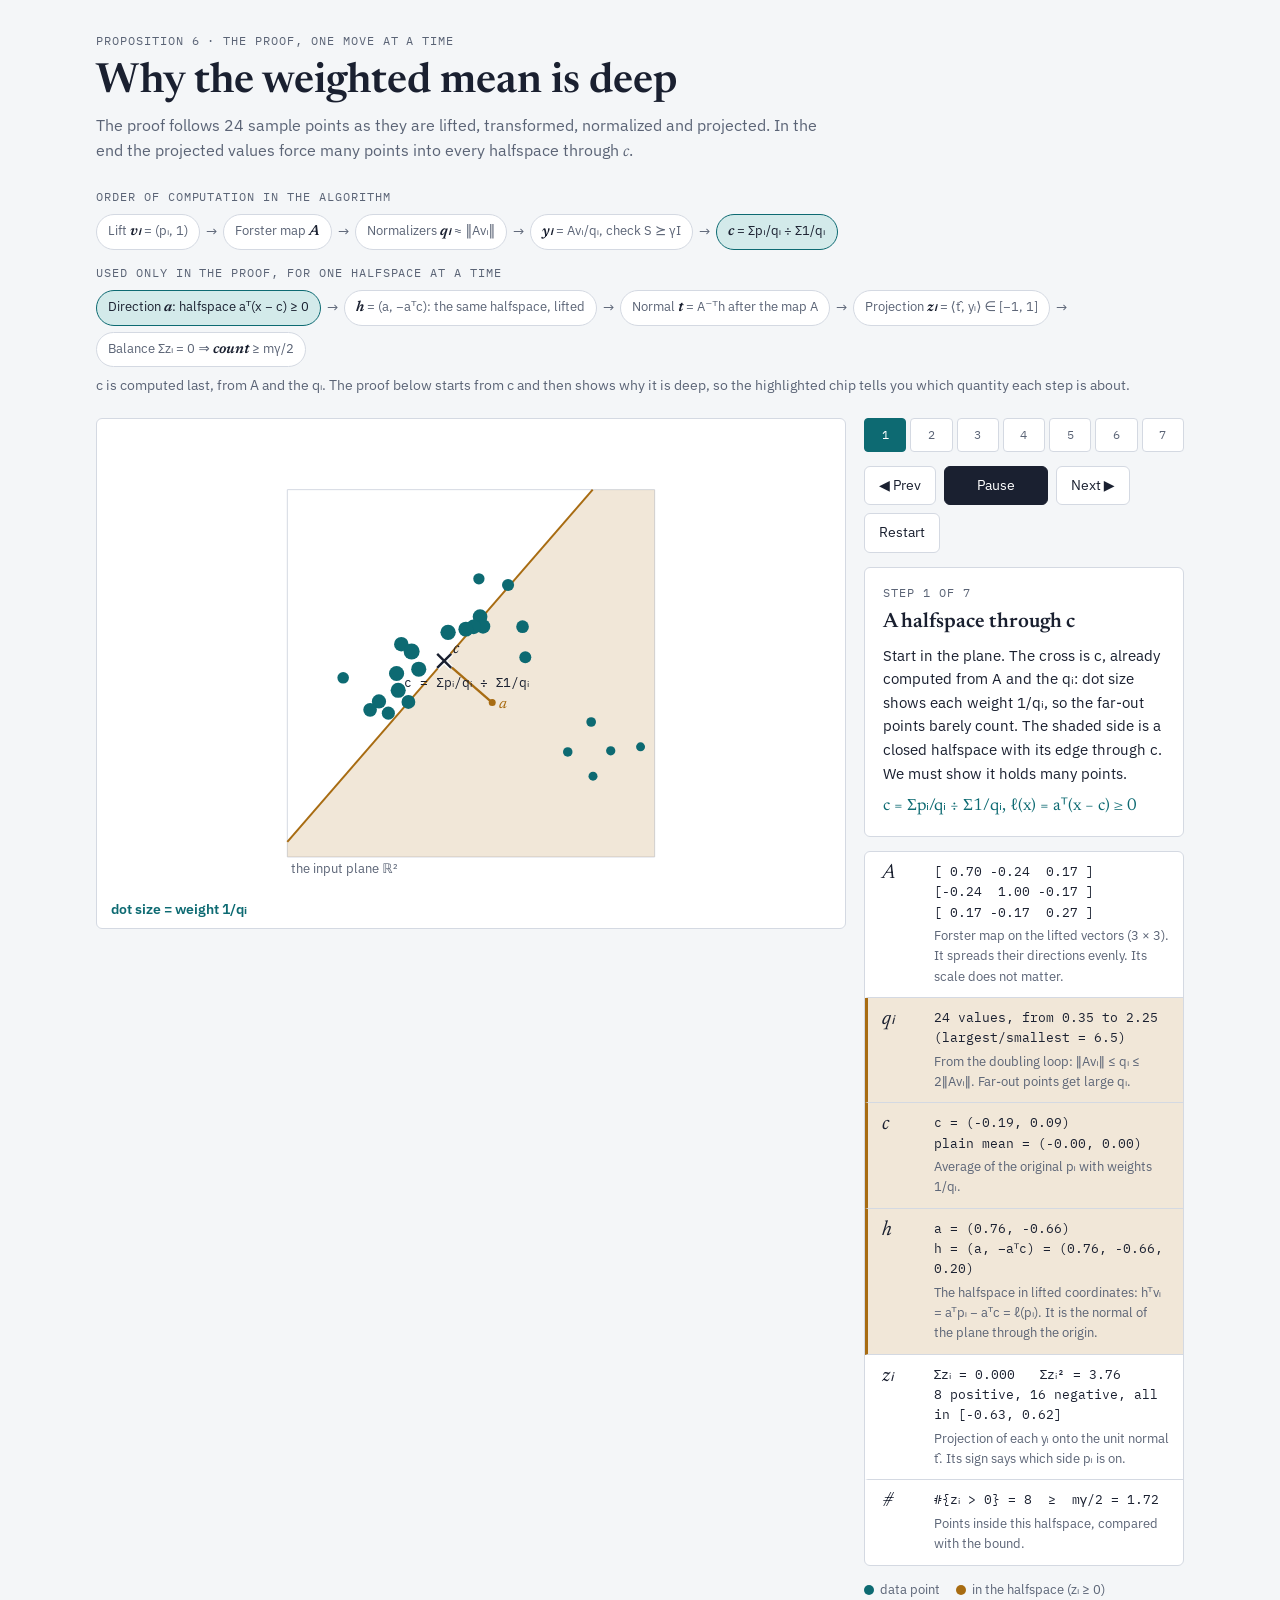
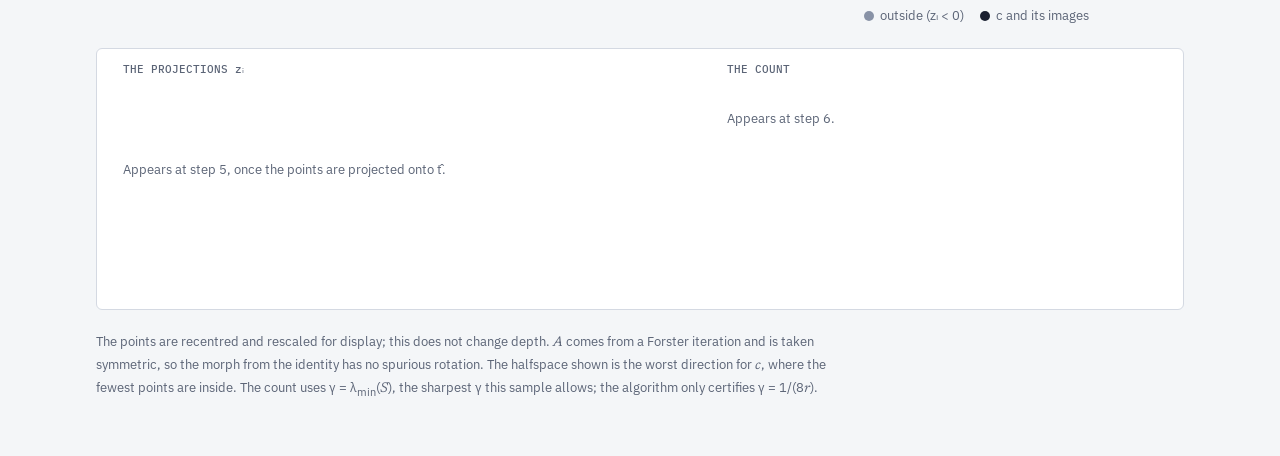
<file: centerpoint/proof.html>
<!doctype html>
<html lang="en">
<head>
<meta charset="utf-8">
<meta name="viewport" content="width=device-width, initial-scale=1">
<meta name="robots" content="noindex, nofollow">
<style>body{margin:0}</style>
</head>
<body>
<title>Centerpoint Proof Animation</title>
<meta name="claude:viewport-fit-sides" content="cover">
<link rel="preconnect" href="https://fonts.googleapis.com">
<link rel="preconnect" href="https://fonts.gstatic.com" crossorigin>
<link rel="stylesheet" href="https://fonts.googleapis.com/css2?family=Newsreader:ital,opsz,wght@0,6..72,400;0,6..72,600;1,6..72,400&family=IBM+Plex+Sans:wght@400;500;600&family=IBM+Plex+Mono:wght@400;500&display=swap">
<style>
/* Layout: one stage (3D canvas) above a ledger canvas; caption and controls beside the stage on wide screens, below on phones */
:root {
  --bg: #F4F6F8;
  --surface: #FFFFFF;
  --ink: #1A2030;
  --muted: #5B6476;
  --line: #D4D9E2;
  --accent: #0D6A72;
  --accent-soft: #D3EAEA;
  --hs: #A86C12;
  --hs-soft: rgba(168, 108, 18, 0.16);
  --neg: #8892A6;
  --plane: rgba(13, 106, 114, 0.13);
  --f-display: 'Newsreader', Georgia, 'Times New Roman', serif;
  --f-body: 'IBM Plex Sans', system-ui, -apple-system, 'Segoe UI', sans-serif;
  --f-mono: 'IBM Plex Mono', ui-monospace, Menlo, monospace;
}
@media (prefers-color-scheme: dark) {
  :root:not([data-theme="light"]) {
    --bg: #10141B; --surface: #171C26; --ink: #E5E8EE; --muted: #9AA3B4; --line: #2B3242;
    --accent: #52B9C0; --accent-soft: #163A3E; --hs: #E1A84C; --hs-soft: rgba(225, 168, 76, 0.17);
    --neg: #737D92; --plane: rgba(82, 185, 192, 0.14); color-scheme: dark;
  }
}
:root[data-theme="dark"] {
  --bg: #10141B; --surface: #171C26; --ink: #E5E8EE; --muted: #9AA3B4; --line: #2B3242;
  --accent: #52B9C0; --accent-soft: #163A3E; --hs: #E1A84C; --hs-soft: rgba(225, 168, 76, 0.17);
  --neg: #737D92; --plane: rgba(82, 185, 192, 0.14); color-scheme: dark;
}
* { box-sizing: border-box; }
body {
  background: var(--bg); color: var(--ink); font-family: var(--f-body); font-size: 16px; line-height: 1.55;
  padding-left: max(16px, env(safe-area-inset-left, 0px));
  padding-right: max(16px, env(safe-area-inset-right, 0px));
  padding-block: 32px 56px;
}
.wrap { max-width: 68rem; margin: 0 auto; display: grid; gap: 22px; }
header { display: grid; gap: 8px; max-width: 46rem; }
.eyebrow { font-family: var(--f-mono); font-size: 0.75rem; letter-spacing: 0.08em; text-transform: uppercase; color: var(--muted); }
h1 { font-family: var(--f-display); font-weight: 600; font-size: clamp(1.8rem, 4.4vw, 2.6rem); line-height: 1.12; margin: 0; text-wrap: balance; }
.lede { color: var(--muted); margin: 0; }
var { font-family: var(--f-display); font-style: italic; font-size: 1.07em; }

.stage { display: grid; grid-template-columns: minmax(0, 1fr) 20rem; gap: 18px; align-items: start; }
@media (max-width: 900px) { .stage { grid-template-columns: 1fr; } }
.canvas-box { background: var(--surface); border: 1px solid var(--line); border-radius: 6px; overflow: hidden; min-width: 0; }
canvas { display: block; width: 100%; }
.side { display: grid; gap: 14px; min-width: 0; }
.steps { display: grid; grid-template-columns: repeat(7, minmax(0, 1fr)); gap: 4px; }
.steps button {
  font: inherit; font-family: var(--f-mono); font-size: 0.78rem; padding: 6px 0; border-radius: 4px;
  border: 1px solid var(--line); background: var(--surface); color: var(--muted); cursor: pointer;
}
.steps button[aria-current="step"] { background: var(--accent); border-color: var(--accent); color: var(--surface); }
.steps button.done { color: var(--ink); border-color: var(--accent); }
.caption { background: var(--surface); border: 1px solid var(--line); border-radius: 6px; padding: 16px 18px; display: grid; gap: 8px; min-height: 13rem; }
.caption h2 { font-family: var(--f-display); font-weight: 600; font-size: 1.3rem; margin: 0; line-height: 1.2; }
.caption p { margin: 0; font-size: 0.95rem; }
.caption .formula { font-family: var(--f-display); font-size: 1.08rem; color: var(--accent); }
.controls { display: flex; flex-wrap: wrap; gap: 8px; }
.btn {
  font: inherit; font-size: 0.88rem; padding: 8px 14px; border-radius: 6px; cursor: pointer;
  border: 1px solid var(--line); background: var(--surface); color: var(--ink);
}
.btn.primary { background: var(--ink); color: var(--surface); border-color: var(--ink); min-width: 6.5rem; }
.btn:hover { border-color: var(--accent); }
button:focus-visible { outline: 2px solid var(--accent); outline-offset: 2px; }
.legend { display: flex; flex-wrap: wrap; gap: 6px 16px; font-size: 0.82rem; color: var(--muted); }
.legend span { display: inline-flex; align-items: center; gap: 6px; }
.sw { width: 10px; height: 10px; border-radius: 50%; display: inline-block; }
footer { font-size: 0.82rem; color: var(--muted); max-width: 46rem; }
.pipe-wrap { display: grid; gap: 8px; }
.pipe { display: flex; flex-wrap: wrap; gap: 6px; align-items: center; }
.chip { font-size: 0.84rem; padding: 5px 11px; border: 1px solid var(--line); border-radius: 999px; background: var(--surface); color: var(--muted); }
.chip b { font-family: var(--f-display); font-style: italic; font-weight: 600; font-size: 1.08em; color: var(--ink); }
.chip.on { border-color: var(--accent); background: var(--accent-soft); color: var(--ink); }
.arr { color: var(--muted); font-size: 0.85rem; }
.pipe-note { font-size: 0.85rem; color: var(--muted); margin: 0; }
.qty { background: var(--surface); border: 1px solid var(--line); border-radius: 6px; display: grid; }
.qrow { display: grid; grid-template-columns: 2.6rem minmax(0, 1fr); gap: 10px; padding: 10px 14px; border-bottom: 1px solid var(--line); border-left: 3px solid transparent; }
.qrow:last-child { border-bottom: 0; }
.qrow.on { border-left-color: var(--hs); background: var(--hs-soft); }
.qname { font-family: var(--f-display); font-style: italic; font-size: 1.3rem; line-height: 1.2; }
.qval { display: grid; gap: 3px; min-width: 0; font-size: 0.82rem; color: var(--muted); }
.qval .num { font-family: var(--f-mono); font-size: 0.82rem; color: var(--ink); font-variant-numeric: tabular-nums; white-space: pre-wrap; overflow-wrap: anywhere; }
</style>

<div class="wrap">
  <header>
    <div class="eyebrow">Proposition 6 · the proof, one move at a time</div>
    <h1>Why the weighted mean is deep</h1>
    <p class="lede">The proof follows 24 sample points as they are lifted, transformed, normalized and projected. In the end the projected values force many points into every halfspace through <var>c</var>.</p>
  </header>

  <div class="pipe-wrap">
    <div class="eyebrow">Order of computation in the algorithm</div>
    <div class="pipe" id="pipe">
      <span class="chip" data-key="lift">Lift <b>vᵢ</b> = (pᵢ, 1)</span><span class="arr">→</span>
      <span class="chip" data-key="A">Forster map <b>A</b></span><span class="arr">→</span>
      <span class="chip" data-key="q">Normalizers <b>qᵢ</b> ≈ ‖Avᵢ‖</span><span class="arr">→</span>
      <span class="chip" data-key="y"><b>yᵢ</b> = Avᵢ/qᵢ, check S ⪰ γI</span><span class="arr">→</span>
      <span class="chip" data-key="c"><b>c</b> = Σpᵢ/qᵢ ÷ Σ1/qᵢ</span>
    </div>
    <div class="eyebrow" style="margin-top:6px">Used only in the proof, for one halfspace at a time</div>
    <div class="pipe" id="pipe2">
      <span class="chip" data-key="a">Direction <b>a</b>: halfspace aᵀ(x − c) ≥ 0</span><span class="arr">→</span>
      <span class="chip" data-key="h"><b>h</b> = (a, −aᵀc): the same halfspace, lifted</span><span class="arr">→</span>
      <span class="chip" data-key="t">Normal <b>t</b> = A⁻ᵀh after the map A</span><span class="arr">→</span>
      <span class="chip" data-key="z">Projection <b>zᵢ</b> = ⟨t̂, yᵢ⟩ ∈ [−1, 1]</span><span class="arr">→</span>
      <span class="chip" data-key="count">Balance Σzᵢ = 0 ⇒ <b>count</b> ≥ mγ/2</span>
    </div>
    <p class="pipe-note">c is computed last, from A and the qᵢ. The proof below starts from c and then shows why it is deep, so the highlighted chip tells you which quantity each step is about.</p>
  </div>

  <div class="stage">
    <div class="canvas-box"><canvas id="scene" aria-label="Animated three-dimensional view of the proof"></canvas></div>
    <div class="side">
      <div class="steps" role="group" aria-label="Proof steps" id="steps"></div>
      <div class="controls">
        <button type="button" class="btn" id="prev" aria-label="Previous step">◀ Prev</button>
        <button type="button" class="btn primary" id="play">Pause</button>
        <button type="button" class="btn" id="next" aria-label="Next step">Next ▶</button>
        <button type="button" class="btn" id="restart">Restart</button>
      </div>
      <div class="caption" aria-live="polite">
        <div class="eyebrow" id="cap-n">Step 1 of 7</div>
        <h2 id="cap-h"></h2>
        <p id="cap-p"></p>
        <p class="formula" id="cap-f"></p>
      </div>
      <div class="qty" aria-label="The quantities A, q and c for this sample">
        <div class="qrow" id="q-A"><div class="qname">A</div><div class="qval"><span class="num" id="Amat"></span><span>Forster map on the lifted vectors (3 × 3). It spreads their directions evenly. Its scale does not matter.</span></div></div>
        <div class="qrow" id="q-q"><div class="qname">qᵢ</div><div class="qval"><span class="num" id="qrange"></span><span>From the doubling loop: ‖Avᵢ‖ ≤ qᵢ ≤ 2‖Avᵢ‖. Far-out points get large qᵢ.</span></div></div>
        <div class="qrow" id="q-c"><div class="qname">c</div><div class="qval"><span class="num" id="cval"></span><span>Average of the original pᵢ with weights 1/qᵢ.</span></div></div>
        <div class="qrow" id="q-h"><div class="qname">h</div><div class="qval"><span class="num" id="hval"></span><span>The halfspace in lifted coordinates: hᵀvᵢ = aᵀpᵢ − aᵀc = ℓ(pᵢ). It is the normal of the plane through the origin.</span></div></div>
        <div class="qrow" id="q-z"><div class="qname">zᵢ</div><div class="qval"><span class="num" id="zval"></span><span>Projection of each yᵢ onto the unit normal t̂. Its sign says which side pᵢ is on.</span></div></div>
        <div class="qrow" id="q-n"><div class="qname">#</div><div class="qval"><span class="num" id="nval"></span><span>Points inside this halfspace, compared with the bound.</span></div></div>
      </div>
      <div class="legend">
        <span><i class="sw" style="background:var(--accent)"></i>data point</span>
        <span><i class="sw" style="background:var(--hs)"></i>in the halfspace (zᵢ ≥ 0)</span>
        <span><i class="sw" style="background:var(--neg)"></i>outside (zᵢ &lt; 0)</span>
        <span><i class="sw" style="background:var(--ink)"></i>c and its images</span>
      </div>
    </div>
  </div>

  <div class="canvas-box"><canvas id="ledger" aria-label="Number line of the projections and the counting inequality"></canvas></div>

  <footer>The points are recentred and rescaled for display; this does not change depth. <var>A</var> comes from a Forster iteration and is taken symmetric, so the morph from the identity has no spurious rotation. The halfspace shown is the worst direction for <var>c</var>, where the fewest points are inside. The count uses γ = λ<sub>min</sub>(<var>S</var>), the sharpest γ this sample allows; the algorithm only certifies γ = 1/(8<var>r</var>).</footer>
</div>

<script>
(function () {
  "use strict";
  /* ================= data and the certificate ================= */
  function mulberry(seed) {
    return function () {
      seed |= 0; seed = seed + 0x6D2B79F5 | 0;
      var t = Math.imul(seed ^ seed >>> 15, 1 | seed);
      t = t + Math.imul(t ^ t >>> 7, 61 | t) ^ t;
      return ((t ^ t >>> 14) >>> 0) / 4294967296;
    };
  }
  function gauss(r) { var u = 0; while (u === 0) u = r(); return Math.sqrt(-2 * Math.log(u)) * Math.cos(2 * Math.PI * r()); }
  function dot(a, b) { return a[0] * b[0] + a[1] * b[1] + a[2] * b[2]; }
  function cross(a, b) { return [a[1] * b[2] - a[2] * b[1], a[2] * b[0] - a[0] * b[2], a[0] * b[1] - a[1] * b[0]]; }
  function scl(a, s) { return [a[0] * s, a[1] * s, a[2] * s]; }
  function add(a, b) { return [a[0] + b[0], a[1] + b[1], a[2] + b[2]]; }
  function lerp3(a, b, u) { return [a[0] + (b[0] - a[0]) * u, a[1] + (b[1] - a[1]) * u, a[2] + (b[2] - a[2]) * u]; }
  function norm(a) { return Math.sqrt(dot(a, a)); }
  function unit(a) { var n = norm(a); return [a[0] / n, a[1] / n, a[2] / n]; }
  function mv(A, x) { return [dot(A[0], x), dot(A[1], x), dot(A[2], x)]; }
  function matmul(A, B) {
    var C = [[0, 0, 0], [0, 0, 0], [0, 0, 0]];
    for (var i = 0; i < 3; i++) for (var j = 0; j < 3; j++) for (var k = 0; k < 3; k++) C[i][j] += A[i][k] * B[k][j];
    return C;
  }
  function T(A) { return [[A[0][0], A[1][0], A[2][0]], [A[0][1], A[1][1], A[2][1]], [A[0][2], A[1][2], A[2][2]]]; }
  function inv3(m) {
    var a = m[0][0], b = m[0][1], c = m[0][2], d = m[1][0], e = m[1][1], f = m[1][2], g = m[2][0], h = m[2][1], k = m[2][2];
    var A = e * k - f * h, B = -(d * k - f * g), C = d * h - e * g, det = a * A + b * B + c * C;
    return [[A / det, -(b * k - c * h) / det, (b * f - c * e) / det],
            [B / det, (a * k - c * g) / det, -(a * f - c * d) / det],
            [C / det, -(a * h - b * g) / det, (a * e - b * d) / det]];
  }
  function jacobi(M) {
    var a = M.map(function (r) { return r.slice(); }), v = [[1, 0, 0], [0, 1, 0], [0, 0, 1]];
    for (var sweep = 0; sweep < 60; sweep++) {
      if (a[0][1] * a[0][1] + a[0][2] * a[0][2] + a[1][2] * a[1][2] < 1e-24) break;
      for (var p = 0; p < 2; p++) for (var q = p + 1; q < 3; q++) {
        if (Math.abs(a[p][q]) < 1e-300) continue;
        var th = (a[q][q] - a[p][p]) / (2 * a[p][q]);
        var t = (th >= 0 ? 1 : -1) / (Math.abs(th) + Math.sqrt(th * th + 1)), c = 1 / Math.sqrt(t * t + 1), s = t * c, k;
        for (k = 0; k < 3; k++) { var x = a[k][p], y = a[k][q]; a[k][p] = c * x - s * y; a[k][q] = s * x + c * y; }
        for (k = 0; k < 3; k++) { x = a[p][k]; y = a[q][k]; a[p][k] = c * x - s * y; a[q][k] = s * x + c * y; }
        for (k = 0; k < 3; k++) { x = v[k][p]; y = v[k][q]; v[k][p] = c * x - s * y; v[k][q] = s * x + c * y; }
      }
    }
    return { vals: [a[0][0], a[1][1], a[2][2]], vecs: v };
  }
  function symPow(M, pw) {
    var E = jacobi(M), Q = E.vecs, D = [[0, 0, 0], [0, 0, 0], [0, 0, 0]];
    for (var i = 0; i < 3; i++) D[i][i] = Math.pow(E.vals[i], pw);
    return matmul(matmul(Q, D), T(Q));
  }
  function moment(Y) {
    var M = [[0, 0, 0], [0, 0, 0], [0, 0, 0]];
    Y.forEach(function (y) { for (var i = 0; i < 3; i++) for (var j = 0; j < 3; j++) M[i][j] += y[i] * y[j] / Y.length; });
    return M;
  }

  // sample: tilted cloud plus a few stragglers, recentred and rescaled for display
  var rnd = mulberry(29), raw = [], i;
  for (i = 0; i < 19; i++) { var x = 1.3 * gauss(rnd), y = 0.5 * gauss(rnd); raw.push([x * 0.88 - y * 0.47, x * 0.47 + y * 0.88]); }
  for (i = 0; i < 5; i++) raw.push([2.6 + 1.6 * rnd(), -2.2 + 1.2 * rnd()]);
  var mx = 0, my = 0; raw.forEach(function (p) { mx += p[0] / raw.length; my += p[1] / raw.length; });
  var ext = 0; raw.forEach(function (p) { ext = Math.max(ext, Math.abs(p[0] - mx), Math.abs(p[1] - my)); });
  var P = raw.map(function (p) { return [1.2 * (p[0] - mx) / ext, 1.2 * (p[1] - my) / ext]; });
  var n = P.length;
  var Vl = P.map(function (p) { return [p[0], p[1], 1]; });

  // Forster iteration, then take the symmetric polar factor (same norms and spectrum)
  var A = [[1, 0, 0], [0, 1, 0], [0, 0, 1]];
  for (var it = 0; it < 1500; it++) {
    var M = moment(Vl.map(function (v) { return unit(mv(A, v)); }));
    var E = jacobi(M).vals, dev = Math.max(Math.abs(3 * E[0] - 1), Math.abs(3 * E[1] - 1), Math.abs(3 * E[2] - 1));
    if (dev < 1e-7) break;
    A = matmul(symPow(scl3(M, 3), -0.5), A);
  }
  function scl3(M, s) { return M.map(function (r) { return r.map(function (x) { return x * s; }); }); }
  A = symPow(matmul(T(A), A), 0.5);
  var W = Vl.map(function (v) { return mv(A, v); });
  var q = W.map(function (w) {               // doubling loop of Lemma 3
    var qq = Math.max(Math.abs(w[0]), Math.abs(w[1]), Math.abs(w[2])), s = dot(w, w);
    while (qq * qq < s) qq *= 2;
    return qq;
  });
  var Y = W.map(function (w, i) { return scl(w, 1 / q[i]); });
  var lamS = jacobi(moment(Y)).vals.sort(function (a, b) { return a - b; });
  var wts = q.map(function (x) { return 1 / x; }), wmax = Math.max.apply(null, wts);
  var track = 0; q.forEach(function (x, i) { if (x > q[track]) track = i; });
  var Wsum = 0, c = [0, 0];
  P.forEach(function (p, i) { Wsum += 1 / q[i]; c[0] += p[0] / q[i]; c[1] += p[1] / q[i]; });
  c = [c[0] / Wsum, c[1] / Wsum];
  var ybar = [0, 0, 0]; Y.forEach(function (y) { ybar = add(ybar, scl(y, 1 / n)); });

  // worst direction for c
  function countAt(th) {
    var a = [Math.cos(th), Math.sin(th)], k = 0;
    P.forEach(function (p) { if (a[0] * (p[0] - c[0]) + a[1] * (p[1] - c[1]) >= -1e-12) k++; });
    return k;
  }
  var crit = [];
  P.forEach(function (p) { var ph = Math.atan2(p[1] - c[1], p[0] - c[0]); crit.push(ph + Math.PI / 2, ph - Math.PI / 2); });
  crit = crit.map(function (x) { x %= 2 * Math.PI; return x < 0 ? x + 2 * Math.PI : x; }).sort(function (a, b) { return a - b; });
  var best = n + 1, theta = 0;
  for (i = 0; i < crit.length; i++) {
    var a0 = crit[i], a1 = i + 1 < crit.length ? crit[i + 1] : crit[0] + 2 * Math.PI;
    if (a1 - a0 < 1e-9) continue;
    var k0 = countAt((a0 + a1) / 2);
    if (k0 < best) { best = k0; theta = (a0 + a1) / 2; }
  }
  var a2 = [Math.cos(theta), Math.sin(theta)];
  var h = [a2[0], a2[1], -(a2[0] * c[0] + a2[1] * c[1])];
  var Ainv = inv3(A);
  var t = mv(T(Ainv), h), that = unit(t);
  var z = Y.map(function (y) { return dot(that, y); });
  var inside = P.map(function (p) { return a2[0] * (p[0] - c[0]) + a2[1] * (p[1] - c[1]) >= -1e-12; });
  var gamma = null;
  gamma = lamS[0];
  var sumPos = 0, sumNeg = 0, sumSq = 0, nPos = 0;
  z.forEach(function (v) { if (v > 0) { sumPos += v; nPos++; } else sumNeg -= v; sumSq += v * v; });
  var wn = W.map(norm).sort(function (a, b) { return a - b; }), dispS = 1.0 / wn[Math.floor(0.8 * (n - 1))];

  /* ================= steps and narration ================= */
  var qsc = 1 / Math.max.apply(null, A.map(function (r) { return Math.max.apply(null, r.map(Math.abs)); }));
  (function fillPanel() {
    var sc = qsc;
    document.getElementById("Amat").textContent = A.map(function (r) {
      return "[" + r.map(function (x) { var v = (x * sc).toFixed(2); return (v[0] === "-" ? "" : " ") + v; }).join(" ") + " ]";
    }).join("\n");
    var qs = q.map(function (x) { return x * sc; }), qmin = Math.min.apply(null, qs), qmax = Math.max.apply(null, qs);
    document.getElementById("qrange").textContent = n + " values, from " + qmin.toFixed(2) + " to " + qmax.toFixed(2) + " (largest/smallest = " + (qmax / qmin).toFixed(1) + ")";
    var pm = [0, 0]; P.forEach(function (p) { pm[0] += p[0] / n; pm[1] += p[1] / n; });
    document.getElementById("hval").textContent = "a = (" + a2[0].toFixed(2) + ", " + a2[1].toFixed(2) + ")\nh = (a, −aᵀc) = (" + h[0].toFixed(2) + ", " + h[1].toFixed(2) + ", " + h[2].toFixed(2) + ")";
    document.getElementById("zval").textContent = "Σzᵢ = " + Math.abs(z.reduce(function (a, b) { return a + b; }, 0)).toFixed(3) + "   Σzᵢ² = " + sumSq.toFixed(2) + "\n" + nPos + " positive, " + (n - nPos) + " negative, all in [" + Math.min.apply(null, z).toFixed(2) + ", " + Math.max.apply(null, z).toFixed(2) + "]";
    document.getElementById("nval").textContent = "#{zᵢ > 0} = " + nPos + "  ≥  mγ/2 = " + (n * gamma / 2).toFixed(2);
    document.getElementById("cval").textContent = "c = (" + c[0].toFixed(2) + ", " + c[1].toFixed(2) + ")\nplain mean = (" + pm[0].toFixed(2) + ", " + pm[1].toFixed(2) + ")";
  })();
  var STEPS = [
    { h: "A halfspace through c", p: "Start in the plane. The cross is c, already computed from A and the qᵢ: dot size shows each weight 1/qᵢ, so the far-out points barely count. The shaded side is a closed halfspace with its edge through c. We must show it holds many points.", f: "c = Σpᵢ/qᵢ ÷ Σ1/qᵢ,   ℓ(x) = aᵀ(x − c) ≥ 0" },
    { h: "Lift to height 1", p: "Each point rises to vᵢ = (pᵢ, 1). The edge-line rises with them and, together with the origin, spans a plane through the origin. Its normal is h = (a, −aᵀc): the first d entries are the direction a, the last entry shifts the edge to pass through c. Then hᵀvᵢ = aᵀpᵢ − aᵀc = ℓ(pᵢ), so the side of a point is the sign of one dot product.", f: "h = (a, −aᵀc),   hᵀvᵢ = ℓ(pᵢ)" },
    { h: "Apply the Forster map A", p: "Each lifted point vᵢ moves to wᵢ = Avᵢ (shown at a common scale). A spreads the directions evenly. It is linear, so the plane through the origin stays a plane through the origin, and every point keeps its side.", f: "tᵀAvᵢ = hᵀvᵢ,  t = A⁻ᵀh" },
    { h: "Normalize by qᵢ > 0", p: "Each wᵢ = Avᵢ is divided by its own qᵢ ≈ ‖Avᵢ‖ (the ringed point shows one), so it lands inside the unit ball. The black arrow is the mean of the yᵢ. It points along A(c, 1), so it lies in the plane. This is what the 1/qᵢ weights in c buy.", f: "yᵢ = Avᵢ/qᵢ,  ‖yᵢ‖ ≤ 1,  Σyᵢ ∝ A(c, 1)" },
    { h: "Project onto the normal t", p: "Next, the halfspace enters. Its plane through the origin has normal t = A⁻ᵀh; t̂ is t scaled to length 1. Every yᵢ drops onto this axis (the ringed point shows one). Its coordinate zᵢ lies in [−1, 1], and zᵢ ≥ 0 exactly when pᵢ is in the halfspace. The mean arrow lies in the plane, so it projects to 0.", f: "zᵢ = ⟨t̂, yᵢ⟩ = ℓ(pᵢ)/(qᵢ‖t‖)" },
    { h: "Balance forces a count", p: "Next, the projections are counted. The positive and negative parts weigh the same, since Σzᵢ = 0. Spread gives Σzᵢ² ≥ mγ. Each |zᵢ| ≤ 1, so squares are at most absolute values, and each positive value counts for at most 1.", f: "mγ ≤ Σzᵢ² ≤ Σ|zᵢ| = 2Σ₊zᵢ ≤ 2·#{zᵢ > 0}" },
    { h: "Back in the plane", p: "Each positive zᵢ is a point inside the halfspace. So this halfspace, the worst one for c, holds at least mγ/2 points. Nothing in the argument depended on the direction.", f: "#points in halfspace ≥ mγ/2" }
  ];
  var NS = STEPS.length, ANIM = 4.2, HOLD = 2.6, DUR = ANIM + HOLD;

  var stepsEl = document.getElementById("steps");
  STEPS.forEach(function (s, k) {
    var b = document.createElement("button");
    b.type = "button"; b.id = "step-" + (k + 1); b.textContent = String(k + 1);
    b.setAttribute("aria-label", "Step " + (k + 1) + ": " + s.h);
    b.addEventListener("click", function () { jump(k); });
    stepsEl.appendChild(b);
  });

  /* ================= clock ================= */
  var reduce = window.matchMedia && window.matchMedia("(prefers-reduced-motion: reduce)").matches;
  var clock = reduce ? ANIM : 0, playing = !reduce, last = null, shownStep = -1;
  var playBtn = document.getElementById("play");
  function setPlaying(p) { playing = p; playBtn.textContent = p ? "Pause" : (clock >= NS * DUR - 0.01 ? "Replay" : "Play"); }
  function jump(k) {
    k = Math.max(0, Math.min(NS - 1, k));
    if (reduce) { clock = k * DUR + ANIM; setPlaying(false); }
    else { clock = k * DUR; setPlaying(true); }
  }
  playBtn.addEventListener("click", function () {
    if (!playing && clock >= NS * DUR - 0.01) clock = 0;
    setPlaying(!playing);
  });
  document.getElementById("prev").addEventListener("click", function () { jump(Math.floor(clock / DUR) - (clock % DUR < 0.6 ? 1 : 0)); });
  document.getElementById("next").addEventListener("click", function () { jump(Math.floor(clock / DUR) + 1); });
  document.getElementById("restart").addEventListener("click", function () { jump(0); });
  setPlaying(playing);

  /* ================= drawing setup ================= */
  var scene = document.getElementById("scene"), ledger = document.getElementById("ledger");
  var sctx = scene.getContext("2d"), lctx = ledger.getContext("2d");
  var colors = {};
  function readColors() {
    var cs = getComputedStyle(document.documentElement);
    ["bg", "surface", "ink", "muted", "line", "accent", "accent-soft", "hs", "hs-soft", "neg", "plane"].forEach(function (k) { colors[k] = cs.getPropertyValue("--" + k).trim(); });
  }
  function fit(cv, cssH) {
    var dpr = window.devicePixelRatio || 1, w = cv.clientWidth;
    cv.style.height = cssH + "px";
    if (cv.width !== Math.round(w * dpr) || cv.height !== Math.round(cssH * dpr)) { cv.width = Math.round(w * dpr); cv.height = Math.round(cssH * dpr); }
    var ctx = cv.getContext("2d"); ctx.setTransform(dpr, 0, 0, dpr, 0, 0);
    return { w: w, h: cssH };
  }
  function ease(u) { u = Math.max(0, Math.min(1, u)); return u < 0.5 ? 4 * u * u * u : 1 - Math.pow(-2 * u + 2, 3) / 2; }
  function mix(a, b, u) { return a + (b - a) * u; }

  /* ================= per-frame state from (k, u) ================= */
  function Mof(u) {   // (1-u) I + u * dispS * A
    var M = [[0, 0, 0], [0, 0, 0], [0, 0, 0]];
    for (var r = 0; r < 3; r++) for (var s = 0; s < 3; s++) M[r][s] = (r === s ? 1 - u : 0) + u * dispS * A[r][s];
    return M;
  }
  function frameState(k, u) {
    var S = { k: k, u: u };
    S.elev = k === 0 ? 90 : k === 1 ? mix(90, 24, u) : k === 6 ? mix(24, 90, u) : 24;
    S.target = k === 0 ? [0, 0, 0] : k === 1 ? [0, 0, 0.5 * u] : k === 2 ? [0, 0, 0.5 * (1 - u)] : [0, 0, 0];
    if (k === 6) S.target = [0, 0, 0];
    S.pts = P.map(function (p, i) {
      var base = [p[0], p[1], 0], lifted = [p[0], p[1], 1], disp = mv(Mof(1), Vl[i]), zt = scl(that, z[i]);
      if (k === 0) return base;
      if (k === 1) return [p[0], p[1], u];
      if (k === 2) return mv(Mof(u), lifted);
      if (k === 3) return lerp3(disp, Y[i], u);
      if (k === 4) return lerp3(Y[i], zt, u);
      if (k === 5) return zt;
      return lerp3(zt, base, u);
    });
    var cl = [c[0], c[1], 1], cDisp = mv(Mof(1), cl);
    S.cpt = k === 0 ? [c[0], c[1], 0] : k === 1 ? [c[0], c[1], u] : k === 2 ? mv(Mof(u), cl) :
            k === 3 ? lerp3(cDisp, ybar, u) : k === 4 || k === 5 ? ybar : lerp3(ybar, [c[0], c[1], 0], u);
    S.arrow = k === 3 ? u : (k === 4 || k === 5) ? 1 : k === 6 ? 1 - u : 0;
    S.halfSq = k === 0 ? { z: 0, a: 1 } : k === 1 ? { z: u, a: 1 } : k === 2 ? { z: 1, a: 1 - u } : k === 6 ? { z: 0, a: u } : null;
    var nrm = null, pa = 0;
    if (k === 1) { nrm = h; pa = u; }
    else if (k === 2) { nrm = mv(T(inv3(Mof(u))), h); pa = 1; }
    else if (k >= 3 && k <= 5) { nrm = t; pa = 1; }
    else if (k === 6) { nrm = t; pa = 1 - u; }
    S.plane = nrm ? { n: unit(nrm), a: pa } : null;
    S.rays = k === 1 ? u : (k === 2 || k === 3) ? 1 : k === 4 ? 1 - u : 0;
    S.sphere = k === 3 ? u : (k === 4 || k === 5) ? 1 : k === 6 ? 1 - u : 0;
    S.axis = k === 4 ? Math.min(1, u * 2) : k === 5 ? 1 : k === 6 ? 1 - u : 0;
    S.signColor = k >= 4 ? 1 : 0;
    S.finalColor = k === 6 ? u : 0;
    return S;
  }

  /* ================= 3D scene ================= */
  function drawScene(S, time) {
    var dim = fit(scene, Math.max(320, Math.min(560, scene.clientWidth * 0.68)));
    var w = dim.w, hgt = dim.h, ctx = sctx;
    ctx.clearRect(0, 0, w, hgt);
    var SC = Math.min(w, hgt) / 3.6;
    var tilt01 = (90 - S.elev) / 66;
    var yaw = (-0.35 + (S.k >= 1 && S.k <= 5 ? 0.22 * Math.sin(time * 0.35) : 0)) * tilt01;
    var e = S.elev * Math.PI / 180, ce = Math.cos(e), se = Math.sin(e), cy = Math.cos(yaw), sy = Math.sin(yaw);
    var cx0 = w / 2, cy0 = hgt / 2;
    function proj(p) {
      var x = p[0] - S.target[0], y = p[1] - S.target[1], zz = p[2] - S.target[2];
      var xr = x * cy - y * sy, yr = x * sy + y * cy;
      return { x: cx0 + SC * xr, y: cy0 - SC * (zz * ce + yr * se), d: -yr * ce + zz * se };
    }
    function poly(pts, fill, stroke, alpha) {
      if (pts.length < 3) return;
      ctx.globalAlpha = alpha; ctx.beginPath();
      pts.forEach(function (p, i) { var s = proj(p); if (i) ctx.lineTo(s.x, s.y); else ctx.moveTo(s.x, s.y); });
      ctx.closePath();
      if (fill) { ctx.fillStyle = fill; ctx.fill(); }
      if (stroke) { ctx.strokeStyle = stroke; ctx.lineWidth = 1; ctx.stroke(); }
      ctx.globalAlpha = 1;
    }
    function seg(p1, p2, col, lw, alpha, dash) {
      var a = proj(p1), b = proj(p2);
      ctx.globalAlpha = alpha; ctx.strokeStyle = col; ctx.lineWidth = lw; ctx.setLineDash(dash || []);
      ctx.beginPath(); ctx.moveTo(a.x, a.y); ctx.lineTo(b.x, b.y); ctx.stroke();
      ctx.setLineDash([]); ctx.globalAlpha = 1;
    }
    function label(p, txt, col, dx, dy, font) {
      var s = proj(p); ctx.fillStyle = col; ctx.font = font || "13px 'IBM Plex Sans', system-ui, sans-serif";
      ctx.fillText(txt, s.x + (dx || 0), s.y + (dy || 0));
    }
    var L = 1.3;
    // ground square at z = 0 (input plane) or the lifted square
    var gz = S.k === 0 ? 0 : S.k === 1 ? S.u : S.k === 6 ? 0 : 1;
    var groundA = S.k <= 1 ? 1 : S.k === 2 ? 1 - S.u : S.k === 6 ? S.u : 0;
    if (groundA > 0) {
      poly([[-L, -L, gz], [L, -L, gz], [L, L, gz], [-L, L, gz]], null, colors.line, groundA);
      if (S.k === 1 && S.u > 0.3) label([-L, L, gz], "height 1", colors.muted, 4, -6);
      if (S.k === 0 || (S.k === 6 && S.u > 0.6)) label([-L, -L, 0], "the input plane ℝ²", colors.muted, 4, 16);
    }
    // halfspace region in the (lifted) square
    if (S.halfSq && S.halfSq.a > 0) {
      var sq = [[-L, -L], [L, -L], [L, L], [-L, L]], out = [];
      var f = function (p) { return a2[0] * (p[0] - c[0]) + a2[1] * (p[1] - c[1]); };
      for (var j = 0; j < 4; j++) {
        var P1 = sq[j], P2 = sq[(j + 1) % 4], f1 = f(P1), f2 = f(P2);
        if (f1 >= 0) out.push(P1);
        if ((f1 >= 0) !== (f2 >= 0)) { var tt = f1 / (f1 - f2); out.push([P1[0] + tt * (P2[0] - P1[0]), P1[1] + tt * (P2[1] - P1[1])]); }
      }
      poly(out.map(function (p) { return [p[0], p[1], S.halfSq.z]; }), colors["hs-soft"], null, S.halfSq.a);
      var u2 = [-a2[1], a2[0]], big = 3;
      var e1 = [c[0] + big * u2[0], c[1] + big * u2[1]], e2 = [c[0] - big * u2[0], c[1] - big * u2[1]];
      // clip the edge-line to the square
      var lo = -big, hi = big;
      [0, 1].forEach(function (ax) {
        if (Math.abs(u2[ax]) > 1e-9) {
          var t1 = (-L - c[ax]) / u2[ax], t2 = (L - c[ax]) / u2[ax];
          lo = Math.max(lo, Math.min(t1, t2)); hi = Math.min(hi, Math.max(t1, t2));
        }
      });
      seg([c[0] + lo * u2[0], c[1] + lo * u2[1], S.halfSq.z], [c[0] + hi * u2[0], c[1] + hi * u2[1], S.halfSq.z], colors.hs, 2, S.halfSq.a);
    }
    // unit sphere
    if (S.sphere > 0) {
      var o = proj([0, 0, 0]);
      ctx.globalAlpha = S.sphere; ctx.strokeStyle = colors.line; ctx.lineWidth = 1.2;
      ctx.beginPath(); ctx.arc(o.x, o.y, SC, 0, 2 * Math.PI); ctx.stroke();
      ctx.beginPath();
      for (var a = 0; a <= 64; a++) { var s = proj([Math.cos(a / 32 * Math.PI), Math.sin(a / 32 * Math.PI), 0]); if (a) ctx.lineTo(s.x, s.y); else ctx.moveTo(s.x, s.y); }
      ctx.stroke(); ctx.globalAlpha = 1;
      if (S.k >= 3 && S.k <= 5) label([0, 0, 1], "unit ball", colors.muted, 6, -4);
    }
    // plane through the origin
    if (S.plane && S.plane.a > 0) {
      var nn = S.plane.n, b1 = cross(nn, [0, 0, 1]);
      if (norm(b1) < 1e-6) b1 = [1, 0, 0];
      b1 = unit(b1); var b2 = cross(nn, b1), R = 1.35;
      poly([add(scl(b1, R), scl(b2, R)), add(scl(b1, -R), scl(b2, R)), add(scl(b1, -R), scl(b2, -R)), add(scl(b1, R), scl(b2, -R))],
           colors.plane, colors.accent, S.plane.a * 0.95);
      if (S.k >= 1 && S.k <= 3) label(add(scl(b1, R), scl(b2, R)), "plane through the origin", colors.accent, 6, 0);
    }
    // direction a in the plane (step 1) and the lifted normal h -> t (steps 2-3)
    if (S.k === 0) {
      var cA = [c[0], c[1], 0], tipA = [c[0] + 0.45 * a2[0], c[1] + 0.45 * a2[1], 0];
      seg(cA, tipA, colors.hs, 2.4, 1);
      var ta = proj(tipA); ctx.fillStyle = colors.hs; ctx.beginPath(); ctx.arc(ta.x, ta.y, 3.5, 0, 7); ctx.fill();
      ctx.font = "italic 16px 'Newsreader', Georgia, serif"; ctx.fillText("a", ta.x + 7, ta.y + 5);
    }
    if ((S.k === 1 || S.k === 2) && S.plane) {
      var al = S.k === 1 ? S.u : 1, tipH = scl(S.plane.n, 0.75);
      seg([0, 0, 0], tipH, colors.hs, 2.6, al);
      var th2 = proj(tipH); ctx.globalAlpha = al; ctx.fillStyle = colors.hs; ctx.beginPath(); ctx.arc(th2.x, th2.y, 3.5, 0, 7); ctx.fill();
      ctx.font = "italic 16px 'Newsreader', Georgia, serif";
      ctx.fillText(S.k === 1 ? "h = (a, −aᵀc)" : (S.u < 0.5 ? "h" : "t = A⁻ᵀh"), th2.x + 8, th2.y + 5);
      ctx.globalAlpha = 1;
    }
    // normal axis t
    if (S.axis > 0) {
      seg(scl(that, -1.15), scl(that, 1.15), colors.ink, 1.5, S.axis);
      [-1, 1].forEach(function (v) { var p = proj(scl(that, v)); ctx.globalAlpha = S.axis; ctx.fillStyle = colors.ink; ctx.beginPath(); ctx.arc(p.x, p.y, 3, 0, 7); ctx.fill(); ctx.globalAlpha = 1; });
      ctx.globalAlpha = S.axis;
      label(scl(that, 1.22), "t̂  (z = +1)", colors.hs, 4, 4);
      label(scl(that, -1.22), "z = −1", colors.muted, 4, 4);
      ctx.globalAlpha = 1;
    }
    // origin
    if (S.k >= 1 && S.k <= 5) {
      var o2 = proj([0, 0, 0]); ctx.fillStyle = colors.ink; ctx.beginPath(); ctx.arc(o2.x, o2.y, 3, 0, 7); ctx.fill();
      label([0, 0, 0], "origin", colors.muted, 7, 14);
    }
    // rays
    if (S.rays > 0) S.pts.forEach(function (p) { seg([0, 0, 0], p, colors.accent, 0.8, S.rays * 0.35); });
    // mean arrow
    if (S.arrow > 0) {
      seg([0, 0, 0], S.cpt, colors.ink, 2.4, S.arrow);
      ctx.globalAlpha = S.arrow;
      label(S.cpt, "mean of yᵢ ∝ A(c,1)", colors.ink, 8, -6);
      ctx.globalAlpha = 1;
    }
    // points, sorted by depth
    var order = S.pts.map(function (p, i) { return { i: i, s: proj(p) }; }).sort(function (a, b) { return a.s.d - b.s.d; });
    order.forEach(function (o) {
      var i = o.i, col = colors.accent;
      if (S.signColor) col = z[i] >= 0 ? colors.hs : colors.neg;
      if (S.k === 0) col = colors.accent;
      var rad = 4.6 + 0.9 * Math.max(-1, Math.min(1, o.s.d));
      var wsz = S.k === 0 ? 1 : S.k === 6 ? S.u : 0;
      if (wsz > 0) rad = mix(rad, 2.2 + 5.8 * Math.sqrt(wts[i] / wmax), wsz);
      if ((S.k === 4 || S.k === 5) && i === track) {
        var foot = proj(scl(that, z[track])), yy = proj(Y[track]);
        ctx.strokeStyle = colors.hs; ctx.lineWidth = 1.2; ctx.setLineDash([4, 3]);
        ctx.beginPath(); ctx.moveTo(yy.x, yy.y); ctx.lineTo(foot.x, foot.y); ctx.stroke(); ctx.setLineDash([]);
        ctx.strokeStyle = colors.hs; ctx.lineWidth = 2; ctx.beginPath(); ctx.arc(o.s.x, o.s.y, rad + 5, 0, 7); ctx.stroke();
        ctx.fillStyle = colors.ink; ctx.font = "italic 15px 'Newsreader', Georgia, serif";
        ctx.fillText("zᵢ = ⟨t̂, yᵢ⟩ = " + z[track].toFixed(2), o.s.x + rad + 10, o.s.y - 16);
      }
      if ((S.k === 2 || S.k === 3) && i === track) {
        ctx.strokeStyle = colors.hs; ctx.lineWidth = 2; ctx.beginPath(); ctx.arc(o.s.x, o.s.y, rad + 5, 0, 7); ctx.stroke();
        ctx.fillStyle = colors.ink; ctx.font = "italic 15px 'Newsreader', Georgia, serif";
        var tl = S.k === 2 ? (S.u > 0.5 ? "Avᵢ" : "vᵢ") : (S.u > 0.5 ? "yᵢ = Avᵢ / qᵢ,  qᵢ = " + (q[track] * qsc).toFixed(2) : "Avᵢ  ÷ qᵢ");
        ctx.fillText(tl, o.s.x + rad + 8, o.s.y + 5);
      }
      ctx.fillStyle = col; ctx.beginPath(); ctx.arc(o.s.x, o.s.y, rad, 0, 7); ctx.fill();
      if (S.k === 6 && S.u > 0.85 && inside[i]) { ctx.strokeStyle = colors.ink; ctx.lineWidth = 1.2; ctx.stroke(); }
    });
    // the centre c (as a cross) while it is a point
    if (S.arrow < 1) {
      var cs = proj(S.cpt), r = 7;
      ctx.globalAlpha = 1 - S.arrow;
      ctx.strokeStyle = colors.surface; ctx.lineWidth = 5;
      ctx.beginPath(); ctx.moveTo(cs.x - r, cs.y - r); ctx.lineTo(cs.x + r, cs.y + r); ctx.moveTo(cs.x - r, cs.y + r); ctx.lineTo(cs.x + r, cs.y - r); ctx.stroke();
      ctx.strokeStyle = colors.ink; ctx.lineWidth = 2.4; ctx.stroke();
      ctx.fillStyle = colors.ink; ctx.font = "italic 17px 'Newsreader', Georgia, serif";
      ctx.fillText(S.k >= 2 && S.k < 6 ? "A(c,1)" : "c", cs.x + 9, cs.y - 8);
      if (S.k === 0 || S.k === 6) { ctx.font = "12.5px 'IBM Plex Mono', monospace"; ctx.fillText("c = Σpᵢ/qᵢ ÷ Σ1/qᵢ", cs.x - 40, cs.y + 26); }
      ctx.globalAlpha = 1;
    }
    // step banner naming the quantity in play
    var banner = S.k === 0 ? "dot size = weight 1/qᵢ" : S.k === 2 ? "applying A:  vᵢ ↦ Avᵢ" : S.k === 3 ? "dividing by qᵢ:  Avᵢ ↦ yᵢ = Avᵢ/qᵢ" :
      S.k === 4 ? "projecting onto t̂:  yᵢ ↦ zᵢ = ⟨t̂, yᵢ⟩" : S.k === 5 ? "counting:  Σzᵢ = 0  ⇒  #{zᵢ > 0} ≥ mγ/2  (see below)" : null;
    if (banner) {
      ctx.font = "600 14px 'IBM Plex Sans', system-ui, sans-serif"; ctx.fillStyle = colors.accent;
      ctx.fillText(banner, 14, hgt - 14);
    }
    // final count badge
    if (S.k === 6 && S.u > 0.85) {
      ctx.globalAlpha = Math.min(1, (S.u - 0.85) / 0.15);
      var txt = best + " points inside   ≥   mγ/2 = " + (n * gamma / 2).toFixed(2) + "  (γ = λmin(S))";
      ctx.font = "600 14px 'IBM Plex Sans', system-ui, sans-serif";
      var tw = ctx.measureText(txt).width;
      ctx.fillStyle = colors.surface; ctx.strokeStyle = colors.hs; ctx.lineWidth = 1.5;
      ctx.beginPath(); ctx.rect(12, 12, tw + 24, 32); ctx.fill(); ctx.stroke();
      ctx.fillStyle = colors.ink; ctx.fillText(txt, 24, 33);
      ctx.globalAlpha = 1;
    }
  }

  /* ================= ledger: number line and inequality chain ================= */
  function drawLedger(S) {
    var narrow = ledger.clientWidth < 640;
    var dim = fit(ledger, narrow ? 470 : 260), w = dim.w, hgt = dim.h, ctx = lctx;
    ctx.clearRect(0, 0, w, hgt);
    var k = S.k, u = S.u;
    var show = k < 4 ? 0 : k === 4 ? u : 1;
    var font = "13px 'IBM Plex Sans', system-ui, sans-serif", mono = "12.5px 'IBM Plex Mono', ui-monospace, monospace";
    // region boxes
    var nl = narrow ? { x0: 22, x1: w - 22, y: 150 } : { x0: 26, x1: w * 0.54 - 10, y: 165 };
    var ch = narrow ? { x0: 16, x1: w - 16, y0: 225 } : { x0: w * 0.58, x1: w - 20, y0: 34 };
    ctx.font = "500 11px 'IBM Plex Mono', monospace"; ctx.fillStyle = colors.muted;
    ctx.fillText("THE PROJECTIONS zᵢ", nl.x0, 24);
    ctx.fillText("THE COUNT", ch.x0, narrow ? ch.y0 - 12 : 24);
    if (show === 0) {
      ctx.font = font; ctx.fillStyle = colors.muted;
      ctx.fillText("Appears at step 5, once the points are projected onto t̂.", nl.x0, nl.y - 40);
      ctx.fillText("Appears at step 6.", ch.x0, (narrow ? ch.y0 + 30 : ch.y0 + 40));
      return;
    }
    var X = function (v) { return mix(nl.x0, nl.x1, (v + 1) / 2); };
    ctx.globalAlpha = show;
    ctx.strokeStyle = colors.muted; ctx.lineWidth = 1;
    ctx.beginPath(); ctx.moveTo(X(-1), nl.y); ctx.lineTo(X(1), nl.y); ctx.stroke();
    [-1, -0.5, 0, 0.5, 1].forEach(function (v) {
      ctx.strokeStyle = v === 0 ? colors.hs : colors.muted; ctx.lineWidth = v === 0 ? 1.5 : 1;
      ctx.beginPath(); ctx.moveTo(X(v), nl.y + 5); ctx.lineTo(X(v), v === 0 ? nl.y - 110 : nl.y - 4); ctx.stroke();
      ctx.fillStyle = colors.muted; ctx.font = mono; ctx.textAlign = "center";
      ctx.fillText(v === 0.5 ? "½" : v === -0.5 ? "−½" : v === -1 ? "−1" : v === 1 ? "1" : "0", X(v), nl.y + 20);
    });
    ctx.textAlign = "left";
    var bins = {};
    z.forEach(function (v) {
      var b = Math.round(X(v) / 9), kk = bins[b] = (bins[b] || 0) + 1;
      ctx.fillStyle = v >= 0 ? colors.hs : colors.neg;
      ctx.beginPath(); ctx.arc(X(v), nl.y - 7 - (kk - 1) * 9, 4, 0, 7); ctx.fill();
    });
    ctx.globalAlpha = 1;
    // balance bars (step 6)
    var bal = k === 5 ? Math.min(1, u / 0.3) : k === 6 ? 1 : 0;
    if (bal > 0) {
      var unitLen = (X(1) - X(0)) / Math.max(sumPos, 1e-9) * 0.92 * bal;
      var by = nl.y - 92;
      ctx.fillStyle = colors.hs; ctx.fillRect(X(0), by, sumPos * unitLen, 12);
      ctx.fillStyle = colors.neg; ctx.fillRect(X(0) - sumNeg * unitLen, by, sumNeg * unitLen, 12);
      ctx.font = mono; ctx.fillStyle = colors.ink;
      ctx.textAlign = "right"; ctx.fillText("Σ₋|zᵢ| = " + sumNeg.toFixed(2), X(0) - 6, by - 6);
      ctx.textAlign = "left"; ctx.fillText("Σ₊zᵢ = " + sumPos.toFixed(2), X(0) + 6, by - 6);
      ctx.fillStyle = colors.accent; ctx.font = "500 13px 'IBM Plex Sans', sans-serif";
      ctx.fillText("Σzᵢ = 0: the two sides weigh the same", nl.x0, nl.y + 44);
    }
    // chain (step 6)
    var rows = [
      { lab: "mγ", rel: "", v: n * gamma },
      { lab: "Σzᵢ²", rel: "≤", v: sumSq },
      { lab: "Σ|zᵢ|", rel: "≤", v: sumPos + sumNeg },
      { lab: "2Σ₊zᵢ", rel: "=", v: 2 * sumPos },
      { lab: "2·#{zᵢ>0}", rel: "≤", v: 2 * nPos }
    ];
    var chainP = k === 5 ? Math.max(0, (u - 0.3) / 0.7) : k === 6 ? 1 : 0;
    var rowH = 30, lw = 104, vmax = 2 * nPos;
    rows.forEach(function (r, idx) {
      var appear = Math.max(0, Math.min(1, chainP * rows.length - idx));
      if (appear <= 0) return;
      var y = ch.y0 + 14 + idx * rowH;
      ctx.globalAlpha = appear;
      ctx.font = mono; ctx.fillStyle = colors.muted; ctx.fillText(r.rel, ch.x0, y + 10);
      ctx.fillStyle = colors.ink; ctx.fillText(r.lab, ch.x0 + 18, y + 10);
      var bx = ch.x0 + lw, bw = (ch.x1 - bx - 50) * r.v / vmax * appear;
      ctx.fillStyle = idx === 0 ? colors.accent : idx === 4 ? colors.hs : colors["accent-soft"];
      ctx.fillRect(bx, y, Math.max(2, bw), 14);
      ctx.fillStyle = colors.ink; ctx.fillText(r.v.toFixed(2), bx + Math.max(2, bw) + 6, y + 11);
      ctx.globalAlpha = 1;
    });
    if (chainP >= 1) {
      var y2 = ch.y0 + 14 + rows.length * rowH + 14;
      ctx.font = "600 14px 'IBM Plex Sans', sans-serif"; ctx.fillStyle = colors.ink;
      ctx.fillText("⇒  #{zᵢ > 0} = " + nPos + "  ≥  mγ/2 = " + (n * gamma / 2).toFixed(2), ch.x0, y2);
      ctx.font = font; ctx.fillStyle = colors.muted;
      ctx.fillText("m = " + n + ",  γ = λmin(S) = " + lamS[0].toFixed(3) + "  (certified threshold 1/(8r) = 0.042)", ch.x0, y2 + 22);
    }
  }

  /* ================= loop ================= */
  var capN = document.getElementById("cap-n"), capH = document.getElementById("cap-h"), capP = document.getElementById("cap-p"), capF = document.getElementById("cap-f");
  var timeAcc = 0;
  function frame(ts) {
    if (last == null) last = ts;
    var dt = Math.min(0.1, (ts - last) / 1000); last = ts;
    if (playing) {
      clock += dt; timeAcc += dt;
      if (clock >= NS * DUR) { clock = NS * DUR - 0.001; setPlaying(false); }
    }
    readColors();
    var k = Math.min(NS - 1, Math.floor(clock / DUR)), u = ease((clock - k * DUR) / ANIM);
    if (k !== shownStep) {
      shownStep = k;
      capN.textContent = "Step " + (k + 1) + " of " + NS;
      capH.textContent = STEPS[k].h; capP.textContent = STEPS[k].p; capF.textContent = STEPS[k].f;
      Array.prototype.forEach.call(stepsEl.children, function (b, j) {
        if (j === k) b.setAttribute("aria-current", "step"); else b.removeAttribute("aria-current");
        b.classList.toggle("done", j < k);
      });
    }
    var S = frameState(k, u);
    var on = { 0: ["c", "a"], 1: ["lift", "h"], 2: ["A", "t"], 3: ["q", "y"], 4: ["t", "z"], 5: ["z", "count"], 6: ["c", "count"] }[k];
    document.getElementById("q-z").classList.toggle("on", k === 4 || k === 5);
    document.getElementById("q-h").classList.toggle("on", k === 0 || k === 1 || k === 2);
    document.getElementById("q-n").classList.toggle("on", k === 5 || k === 6);
    Array.prototype.forEach.call(document.querySelectorAll("#pipe .chip, #pipe2 .chip"), function (ch) { ch.classList.toggle("on", on.indexOf(ch.getAttribute("data-key")) >= 0); });
    document.getElementById("q-A").classList.toggle("on", k === 2);
    document.getElementById("q-q").classList.toggle("on", k === 3 || k === 0);
    document.getElementById("q-c").classList.toggle("on", k === 0 || k === 6);
    drawScene(S, timeAcc);
    drawLedger(S);
    requestAnimationFrame(frame);
  }
  requestAnimationFrame(frame);
})();
</script>
</body>
</html>
</file>
<file: style.css>
:root {
  --bg: #fbfaf7;
  --surface: #ffffff;
  --text: #1f2328;
  --muted: #5c6370;
  --line: #e4e1d9;
  --accent: #1f5f8b;
}

@media (prefers-color-scheme: dark) {
  :root {
    --bg: #15181c;
    --surface: #1c2026;
    --text: #e6e4df;
    --muted: #9aa1ac;
    --line: #2c323a;
    --accent: #7db8e0;
  }
}

* { box-sizing: border-box; }

html { -webkit-text-size-adjust: 100%; }

body {
  margin: 0;
  background: var(--bg);
  color: var(--text);
  font-family: Charter, "Bitstream Charter", "Iowan Old Style", Georgia, serif;
  font-size: 18px;
  line-height: 1.65;
}

.wrap {
  max-width: 760px;
  margin: 0 auto;
  padding: 0 20px;
}

header.site {
  border-bottom: 1px solid var(--line);
}

header.site .wrap {
  display: flex;
  flex-wrap: wrap;
  align-items: baseline;
  justify-content: space-between;
  gap: 8px 24px;
  padding-top: 20px;
  padding-bottom: 16px;
}

.brand {
  font-weight: 700;
  font-size: 1.1rem;
  color: var(--text);
  text-decoration: none;
}

nav a {
  font-family: -apple-system, BlinkMacSystemFont, "Segoe UI", Helvetica, Arial, sans-serif;
  font-size: 0.9rem;
  color: var(--muted);
  text-decoration: none;
  margin-left: 20px;
  padding-bottom: 3px;
}

nav a:first-child { margin-left: 0; }
nav a:hover { color: var(--text); }
nav a[aria-current="page"] {
  color: var(--text);
  border-bottom: 2px solid var(--accent);
}

main { padding: 44px 0 56px; }

h1 {
  font-size: 2.1rem;
  line-height: 1.2;
  margin: 0 0 8px;
  text-wrap: balance;
}

h2 {
  font-family: -apple-system, BlinkMacSystemFont, "Segoe UI", Helvetica, Arial, sans-serif;
  font-size: 0.8rem;
  font-weight: 600;
  letter-spacing: 0.09em;
  text-transform: uppercase;
  color: var(--muted);
  margin: 48px 0 16px;
  padding-bottom: 8px;
  border-bottom: 1px solid var(--line);
}

h3 {
  font-size: 1.15rem;
  line-height: 1.35;
  margin: 28px 0 6px;
}

p { margin: 0 0 16px; }

a { color: var(--accent); }

.lede {
  font-size: 1.1rem;
  color: var(--muted);
  margin-bottom: 0;
}

.intro {
  display: flex;
  gap: 28px;
  align-items: center;
}

.intro img {
  width: 132px;
  height: 132px;
  border-radius: 50%;
  object-fit: cover;
  flex: none;
}

.entry {
  display: grid;
  grid-template-columns: 9.5rem 1fr;
  gap: 4px 20px;
  margin-bottom: 20px;
}

.entry .when {
  font-family: -apple-system, BlinkMacSystemFont, "Segoe UI", Helvetica, Arial, sans-serif;
  font-size: 0.85rem;
  color: var(--muted);
  padding-top: 4px;
  font-variant-numeric: tabular-nums;
}

.entry .what strong { display: block; }
.entry .what span { color: var(--muted); font-size: 0.95rem; display: block; }

ul.plain {
  list-style: none;
  padding: 0;
  margin: 0;
}

ul.plain li { margin-bottom: 8px; }

ul.pubs {
  padding-left: 1.2em;
  margin: 0;
}

ul.pubs li { margin-bottom: 14px; }

.status {
  font-family: -apple-system, BlinkMacSystemFont, "Segoe UI", Helvetica, Arial, sans-serif;
  font-size: 0.8rem;
  color: var(--muted);
  display: block;
}

.note {
  background: var(--surface);
  border: 1px solid var(--line);
  border-left: 3px solid var(--accent);
  border-radius: 4px;
  padding: 14px 18px;
  margin: 18px 0;
  overflow-x: auto;
}

.note p:last-child { margin-bottom: 0; }

.math {
  font-style: italic;
  white-space: nowrap;
}

footer.site {
  border-top: 1px solid var(--line);
  color: var(--muted);
  font-family: -apple-system, BlinkMacSystemFont, "Segoe UI", Helvetica, Arial, sans-serif;
  font-size: 0.82rem;
  padding: 20px 0 32px;
}

@media (max-width: 560px) {
  body { font-size: 17px; }
  h1 { font-size: 1.75rem; }
  .intro { flex-direction: column; align-items: flex-start; gap: 18px; }
  .entry { grid-template-columns: 1fr; gap: 0; }
  .entry .when { padding-top: 0; }
  main { padding-top: 32px; }
}

figure { margin: 20px 0; }
figure img {
  display: block;
  width: 100%;
  height: auto;
  background: #fff;
  border: 1px solid var(--line);
  border-radius: 4px;
}
figcaption {
  font-family: -apple-system, BlinkMacSystemFont, "Segoe UI", Helvetica, Arial, sans-serif;
  font-size: 0.82rem;
  color: var(--muted);
  margin-top: 8px;
}

.tabs {
  display: flex;
  flex-wrap: wrap;
  gap: 4px 24px;
  margin: 36px 0 0;
  border-bottom: 1px solid var(--line);
}

.tabs a {
  font-family: -apple-system, BlinkMacSystemFont, "Segoe UI", Helvetica, Arial, sans-serif;
  font-size: 0.9rem;
  color: var(--muted);
  text-decoration: none;
  padding: 8px 0;
  margin-bottom: -1px;
  border-bottom: 2px solid transparent;
}

.tabs a:hover { color: var(--text); }
.tabs a[aria-selected="true"] {
  color: var(--text);
  border-bottom-color: var(--accent);
}

.tab-panel { padding-top: 28px; }
.tab-panel > h2:first-child { margin-top: 4px; }

.slides {
  display: grid;
  grid-template-columns: 1fr 1fr;
  gap: 12px;
  margin: 20px 0 10px;
}

.slides img {
  display: block;
  width: 100%;
  height: auto;
  background: #fff;
  border: 1px solid var(--line);
  border-radius: 4px;
}

@media (max-width: 560px) {
  .slides { grid-template-columns: 1fr; }
}

main ul:not(.plain):not(.pubs) li { margin-bottom: 8px; }

figure.narrow img { max-width: 460px; margin: 0 auto; }

.cards {
  display: grid;
  grid-template-columns: 1fr 1fr;
  gap: 14px;
  margin-top: 36px;
}

.card {
  display: block;
  background: var(--surface);
  border: 1px solid var(--line);
  border-radius: 6px;
  padding: 16px 18px;
  color: var(--text);
  text-decoration: none;
}

.card:hover { border-color: var(--accent); }
.card strong { display: block; color: var(--accent); }
.card strong::after { content: " →"; }
.card span { display: block; color: var(--muted); font-size: 0.92rem; line-height: 1.5; margin-top: 4px; }

@media (max-width: 560px) {
  .cards { grid-template-columns: 1fr; }
}

ol.pubs { padding-left: 1.4em; margin: 0; }
ol.pubs li { margin-bottom: 14px; }

.paper { margin-bottom: 36px; scroll-margin-top: 16px; }
.paper h3 { margin-top: 0; }
.paper .status { margin-bottom: 10px; }
.paper .links {
  font-family: -apple-system, BlinkMacSystemFont, "Segoe UI", Helvetica, Arial, sans-serif;
  font-size: 0.85rem;
  color: var(--muted);
}
.paper:target h3 { color: var(--accent); }

ul.posts { list-style: none; padding: 0; margin: 36px 0 0; }
ul.posts li { padding: 20px 0; border-top: 1px solid var(--line); }
ul.posts li:last-child { border-bottom: 1px solid var(--line); }
ul.posts li > a { font-size: 1.2rem; font-weight: 700; line-height: 1.35; text-decoration: none; }
ul.posts li > a:hover { text-decoration: underline; }
ul.posts p { margin: 6px 0 8px; }

.crumb {
  font-family: -apple-system, BlinkMacSystemFont, "Segoe UI", Helvetica, Arial, sans-serif;
  font-size: 0.85rem;
  margin-bottom: 18px;
}
.crumb a { text-decoration: none; }

.post { margin-top: 32px; }
</file>
